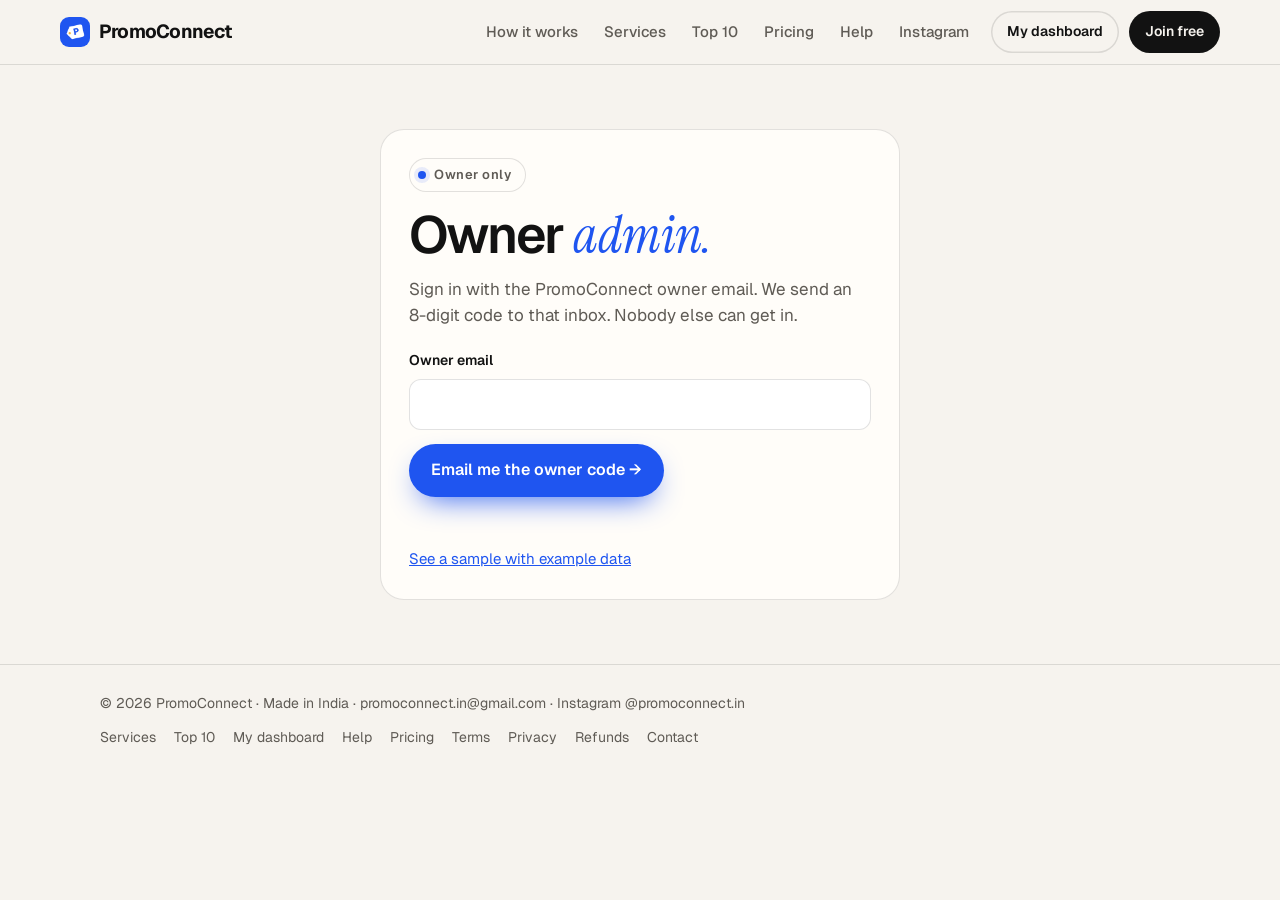
<file: admin.html>
<!DOCTYPE html>
<html lang="en">
<head>
<meta charset="utf-8">
<meta name="viewport" content="width=device-width, initial-scale=1, viewport-fit=cover">
<title>Owner admin | PromoConnect</title>
<meta name="description" content="PromoConnect owner admin.">
<link rel="icon" href="logo.png">
<meta name="robots" content="noindex,nofollow">
<link rel="preconnect" href="https://fonts.googleapis.com"><link rel="preconnect" href="https://fonts.gstatic.com" crossorigin>
<link href="https://fonts.googleapis.com/css2?family=Instrument+Serif:ital@0;1&family=Geist:wght@400;500;600;700&display=swap" rel="stylesheet">
<style>
/* Layout: warm paper page, one idea per band, rounded cards; PromoConnect blue is the only accent, yellow marks creators */
:root{--bg:#f6f3ee;--bg2:#ece7df;--ink:#121212;--muted:#5f5b55;--line:rgba(18,18,18,.12);--card:#fffdf9;--field:#ffffff;--acc:#1F55F0;--acc-ink:#fff;--soft:rgba(31,85,240,.10);--sun:#F5B638;--sun-soft:rgba(245,182,56,.18);--good:#1a7a50;--good-soft:rgba(26,122,80,.12);--warn:#9a6400;--warn-soft:rgba(245,182,56,.2);--err:#C2362B;--shadow:0 30px 60px -28px rgba(20,25,60,.28);
  --display:Geist,system-ui,-apple-system,"Segoe UI",sans-serif;--serif:"Instrument Serif",Georgia,serif}
@media (prefers-color-scheme:dark){:root:not([data-theme="light"]){color-scheme:dark;--bg:#0c0c0d;--bg2:#141416;--ink:#f3efe8;--muted:#a19c94;--line:rgba(243,239,232,.14);--card:#18181b;--field:#111113;--acc:#5C84FF;--acc-ink:#0a0f24;--soft:rgba(92,132,255,.16);--sun-soft:rgba(245,182,56,.16);--good:#4cc38a;--good-soft:rgba(76,195,138,.14);--warn:#F5B638;--warn-soft:rgba(245,182,56,.14);--err:#FF7A6E;--shadow:0 30px 60px -28px rgba(0,0,0,.7)}}
:root[data-theme="dark"]{color-scheme:dark;--bg:#0c0c0d;--bg2:#141416;--ink:#f3efe8;--muted:#a19c94;--line:rgba(243,239,232,.14);--card:#18181b;--field:#111113;--acc:#5C84FF;--acc-ink:#0a0f24;--soft:rgba(92,132,255,.16);--sun-soft:rgba(245,182,56,.16);--good:#4cc38a;--good-soft:rgba(76,195,138,.14);--warn:#F5B638;--warn-soft:rgba(245,182,56,.14);--err:#FF7A6E;--shadow:0 30px 60px -28px rgba(0,0,0,.7)}
*,*::before,*::after{box-sizing:border-box}
html,body{max-width:100%;overflow-x:hidden}
html{scroll-behavior:smooth;scroll-padding-top:84px}
body{margin:0;background:var(--bg);color:var(--ink);font:17px/1.55 var(--display);-webkit-font-smoothing:antialiased;touch-action:pan-y pinch-zoom;overscroll-behavior-x:none}
a{color:var(--acc)}
button,input,select{font:inherit;color:inherit}
:focus-visible{outline:2px solid var(--acc);outline-offset:3px}
[hidden]{display:none!important}
.wrap{max-width:1120px;margin:0 auto;padding-inline:20px}
h1,h2,h3{font-weight:600;letter-spacing:-.035em;line-height:1.05;margin:0;text-wrap:balance}
.serif{font-family:var(--serif);font-weight:400;font-style:italic;letter-spacing:-.01em;color:var(--acc)}
.eyebrow{display:inline-flex;align-items:center;gap:8px;font-size:13px;font-weight:600;letter-spacing:.04em;color:var(--muted);border:1px solid var(--line);border-radius:999px;padding:6px 14px 6px 8px;background:var(--card)}
.eyebrow i{width:8px;height:8px;border-radius:50%;background:var(--acc);box-shadow:0 0 0 4px var(--soft)}
.hero{padding-block:clamp(44px,7vw,84px) clamp(28px,4vw,44px)}
.hero h1{font-size:clamp(40px,6.6vw,80px);margin-top:18px;max-width:16ch}
.hero p.lead{color:var(--muted);font-size:clamp(17px,1.7vw,20px);max-width:52ch;margin:18px 0 0}
.band{padding-block:clamp(36px,6vw,72px)}
.band h2{font-size:clamp(28px,4vw,46px)}
.band .sub{color:var(--muted);max-width:56ch;margin:12px 0 0}
.btn{display:inline-flex;align-items:center;gap:10px;border:0;border-radius:999px;padding:14px 22px;font-weight:600;font-size:16px;text-decoration:none;cursor:pointer}
.btn.acc{background:var(--acc);color:var(--acc-ink);box-shadow:0 12px 30px -12px var(--acc)}
.btn.dark{background:var(--ink);color:var(--bg)}
.btn.line{background:transparent;color:var(--ink);box-shadow:inset 0 0 0 1.5px var(--line)}
.btn[disabled]{opacity:.6;cursor:progress}
.ctas{display:flex;flex-wrap:wrap;gap:12px;margin-top:26px}
.card{background:var(--card);border:1px solid var(--line);border-radius:24px;padding:clamp(20px,3vw,28px)}
.grid{display:grid;gap:16px;grid-template-columns:repeat(auto-fit,minmax(min(100%,260px),1fr))}
.grid>*{min-width:0}
.dot{width:9px;height:9px;border-radius:50%;display:inline-block;flex:none}
.pill{display:inline-flex;align-items:center;gap:6px;font-size:12px;font-weight:600;padding:5px 11px;border-radius:999px;background:var(--soft);color:var(--ink);white-space:nowrap}
.note{font-size:13px;color:var(--muted)}
.final{background:var(--ink);color:var(--bg);border-radius:clamp(26px,4vw,40px);padding:clamp(36px,6vw,72px) clamp(22px,5vw,64px);margin-block:clamp(36px,6vw,72px)}
.final h2{font-size:clamp(32px,5vw,60px);max-width:14ch}
.final .serif{color:#8FAEFF}
.final p{color:color-mix(in srgb,var(--bg) 70%,transparent);max-width:44ch;margin:14px 0 0}
.final .btn.line{color:var(--bg);box-shadow:inset 0 0 0 1.5px color-mix(in srgb,var(--bg) 30%,transparent)}
footer{border-top:1px solid var(--line);padding:28px 0 44px;color:var(--muted);font-size:14px}
footer .wrap{display:flex;flex-wrap:wrap;justify-content:space-between;gap:12px 24px}
footer nav{display:flex;flex-wrap:wrap;gap:8px 18px}
footer a{color:var(--muted);text-decoration:none}
footer a:hover{color:var(--ink)}
/* one gentle entrance when the page opens; nothing keeps moving */
.rise{animation:rise .7s cubic-bezier(.2,.8,.2,1) both}
.rise.d1{animation-delay:.08s}.rise.d2{animation-delay:.16s}.rise.d3{animation-delay:.24s}.rise.d4{animation-delay:.32s}
@keyframes rise{from{opacity:0;transform:translateY(18px)}to{opacity:1;transform:none}}
@media (prefers-reduced-motion:reduce){.rise{animation:none}html{scroll-behavior:auto}}
/* explainer video in a phone frame */
.vphone{width:min(100%,300px);aspect-ratio:9/16;border-radius:38px;background:#0d0d0f;padding:9px;box-shadow:var(--shadow),inset 0 0 0 2px #2a2a2e;margin-inline:auto}
.vphone video{display:block;width:100%;height:100%;border-radius:30px;object-fit:cover;background:#0b0d1c}

/* shared menu */
.pn{position:sticky;top:0;z-index:40;padding-top:env(safe-area-inset-top,0px);background:var(--bg);border-bottom:1px solid var(--line)}
.pn-in{max-width:1200px;margin:0 auto;padding:0 20px;height:64px;display:flex;align-items:center;gap:10px}
.pn-logo{display:flex;align-items:center;gap:9px;margin-right:auto;font-weight:700;font-size:19px;letter-spacing:-.04em;color:var(--ink);text-decoration:none;white-space:nowrap}
.pn-logo img{width:30px;height:30px;border-radius:9px}
.pn-links{display:flex;gap:2px}
.pn-links a{color:var(--muted);text-decoration:none;font-size:15px;font-weight:500;padding:8px 12px;border-radius:999px;white-space:nowrap}
.pn-links a:hover{color:var(--ink)}
.pn-links a[aria-current]{color:var(--ink);background:color-mix(in srgb,var(--ink) 8%,transparent)}
.pn-dash,.pn-join{font-size:14px;font-weight:600;text-decoration:none;border-radius:999px;padding:10px 16px;white-space:nowrap}
.pn-dash{color:var(--ink);box-shadow:inset 0 0 0 1.5px var(--line)}
.pn-join{background:var(--ink);color:var(--bg)}
.pn-menu{display:none;width:42px;height:42px;border-radius:50%;border:0;box-shadow:inset 0 0 0 1.5px var(--line);background:transparent;color:var(--ink);cursor:pointer;place-items:center;padding:0}
.pn-menu span{display:block;width:16px;height:2px;border-radius:2px;background:currentColor;margin:2.5px auto;transition:transform .25s}
.pn-menu[aria-expanded="true"] span:first-child{transform:translateY(3.5px) rotate(45deg)}
.pn-menu[aria-expanded="true"] span:last-child{transform:translateY(-3.5px) rotate(-45deg)}
.pn-panel{max-width:1200px;margin:0 auto;padding:6px 20px 18px;display:grid}
.pn-panel[hidden]{display:none}
.pn-panel a{padding:14px 4px;font-size:17px;font-weight:500;color:var(--ink);text-decoration:none;border-top:1px solid var(--line);display:flex;justify-content:space-between}
.pn-panel a::after{content:"›";color:var(--muted)}
@media (max-width:1060px){.pn-links,.pn-dash{display:none}.pn-menu{display:grid}}
@media (min-width:1061px){.pn-panel{display:none!important}}

.gate{max-width:520px;margin:clamp(28px,6vw,64px) auto}
.gate h1{font-size:clamp(34px,5vw,52px)}
.gate p.lead{color:var(--muted);margin:12px 0 22px}
.f{display:grid;gap:7px;margin-bottom:14px}
.f label{font-size:14px;font-weight:600}
.f input,.inp{background:var(--field);border:1.5px solid var(--line);border-radius:12px;padding:12px 14px;width:100%;font-size:16px}
.f input:focus,.inp:focus{border-color:var(--acc);outline:none;box-shadow:0 0 0 4px var(--soft)}
#code{letter-spacing:.3em;text-align:center;font-size:22px;font-weight:600;font-variant-numeric:tabular-nums}
.msg{font-size:14px;min-height:20px;margin:10px 0 0}.msg.err{color:var(--err)}.msg.ok{color:var(--good)}
.linkbtn{background:none;border:0;padding:0;color:var(--acc);text-decoration:underline;cursor:pointer;font-size:15px}
.adm{padding-block:clamp(24px,4vw,44px)}
.sample{border-radius:16px;padding:12px 16px;background:var(--warn-soft);font-size:15px;margin-bottom:18px}
.ah{display:flex;flex-wrap:wrap;gap:12px;align-items:center;justify-content:space-between}
.ah h1{font-size:clamp(30px,4.4vw,46px)}
.ah .acts{display:flex;flex-wrap:wrap;gap:8px}
.btn.sm{padding:9px 14px;font-size:14px}
.tiles{display:grid;gap:12px;grid-template-columns:repeat(auto-fit,minmax(min(100%,150px),1fr));margin-top:20px}
.tile{background:var(--card);border:1px solid var(--line);border-radius:20px;padding:16px;min-width:0}
.tile .k{font-size:13px;color:var(--muted)}
.tile .v{font-size:34px;font-weight:600;letter-spacing:-.04em;line-height:1.1;font-variant-numeric:tabular-nums}
.bar2{display:flex;flex-wrap:wrap;gap:10px;align-items:center;margin:22px 0 14px}
.seg{display:inline-flex;background:var(--bg2);border-radius:999px;padding:4px;gap:2px;flex-wrap:wrap}
.seg button{border:0;background:transparent;border-radius:999px;padding:9px 14px;font-weight:600;font-size:14px;cursor:pointer}
.seg button[aria-pressed="true"]{background:var(--ink);color:var(--bg)}
.bar2 .inp{flex:1;min-width:200px;border-radius:999px}
.list{display:grid;gap:12px}
.item{background:var(--card);border:1px solid var(--line);border-radius:22px;padding:18px}
.item .top{display:flex;gap:12px;align-items:center;flex-wrap:wrap}
.item .av{width:46px;height:46px;border-radius:50%;display:grid;place-items:center;font-weight:700;font-size:18px;color:#fff;background:#B4537A;flex:none}
.item .who{min-width:0;flex:1}
.item .nm{font-weight:600;font-size:18px;letter-spacing:-.02em;overflow-wrap:anywhere}
.item .mt{font-size:13px;color:var(--muted);overflow-wrap:anywhere}
.st{display:inline-flex;align-items:center;gap:6px;font-size:12px;font-weight:700;border-radius:999px;padding:5px 11px;white-space:nowrap}
.st.verified{background:var(--good-soft);color:var(--good)}.st.pending{background:var(--warn-soft);color:var(--warn)}.st.paused{background:var(--bg2);color:var(--muted)}
.facts{display:flex;flex-wrap:wrap;gap:6px 16px;margin-top:12px;font-size:14px;color:var(--muted)}
.facts a{overflow-wrap:anywhere}
.facts b{color:var(--ink);font-weight:600}
.quick{display:flex;flex-wrap:wrap;gap:8px;margin-top:14px}
.edit{display:grid;gap:10px;grid-template-columns:repeat(auto-fit,minmax(min(100%,130px),1fr));margin-top:14px;padding-top:14px;border-top:1px solid var(--line)}
.edit label{display:grid;gap:5px;font-size:12px;font-weight:600;color:var(--muted)}
.edit .wide{grid-column:1/-1}
.edit .inp{padding:10px 12px;font-size:15px;font-variant-numeric:tabular-nums}
.item .foot{display:flex;flex-wrap:wrap;gap:10px;align-items:center;justify-content:space-between;margin-top:12px}
.pts{font-size:14px;color:var(--muted)}.pts b{color:var(--ink);font-size:18px;font-variant-numeric:tabular-nums}
.empty{padding:36px 16px;text-align:center;color:var(--muted);background:var(--card);border:1px dashed var(--line);border-radius:22px}
.toast{position:fixed;left:50%;bottom:calc(20px + env(safe-area-inset-bottom,0px));transform:translate(-50%,20px);background:var(--ink);color:var(--bg);border-radius:999px;padding:11px 18px;font-size:14px;font-weight:600;opacity:0;pointer-events:none;transition:opacity .25s,transform .25s;z-index:60;white-space:nowrap}
.toast.on{opacity:1;transform:translate(-50%,0)}
</style>
</head>
<body>
<header class="pn" id="nav"><div class="pn-in">
  <a class="pn-logo" href="index.html"><img src="logo.png" alt="">PromoConnect</a>
  <nav class="pn-links" aria-label="Main"><a href="index.html#how">How it works</a><a href="services.html">Services</a><a href="leaderboard.html">Top 10</a><a href="pricing.html">Pricing</a><a href="help.html">Help</a><a href="https://instagram.com/promoconnect.in">Instagram</a></nav>
  <a class="pn-dash" href="dashboard.html">My dashboard</a>
  <a class="pn-join" href="join.html">Join free</a>
  <button class="pn-menu" type="button" aria-expanded="false" aria-controls="pnPanel" aria-label="Menu"><span></span><span></span></button>
</div><nav class="pn-panel" id="pnPanel" aria-label="Menu" hidden><a href="index.html#how">How it works</a><a href="services.html">Services</a><a href="leaderboard.html">Top 10</a><a href="pricing.html">Pricing</a><a href="help.html">Help</a><a href="https://instagram.com/promoconnect.in">Instagram</a><a href="dashboard.html">My dashboard</a><a href="contact.html">Contact</a></nav></header>
<main>

<div class="wrap">
  <section class="gate card rise" id="gate">
    <span class="eyebrow"><i></i>Owner only</span>
    <h1 style="margin-top:16px">Owner <span class="serif">admin.</span></h1>
    <p class="lead" id="gateLead">Sign in with the PromoConnect owner email. We send an 8-digit code to that inbox. Nobody else can get in.</p>
    <form id="emailForm" novalidate>
      <div class="f"><label for="email">Owner email</label><input id="email" type="email" autocomplete="email" inputmode="email" required></div>
      <button class="btn acc" type="submit" id="sendBtn">Email me the owner code →</button>
    </form>
    <form id="codeForm" novalidate hidden>
      <div class="f"><label for="code">8-digit code from your email</label><input id="code" type="text" inputmode="numeric" autocomplete="one-time-code" maxlength="9" placeholder="00000000" required></div>
      <button class="btn acc" type="submit" id="codeBtn">Open admin →</button>
      <p style="margin:14px 0 0"><button class="linkbtn" type="button" id="back">Start again</button></p>
    </form>
    <p class="msg" id="msg" role="status"></p>
    <p style="margin:18px 0 0"><button class="linkbtn" type="button" id="sampleBtn">See a sample with example data</button></p>
  </section>

  <section class="adm" id="adm" hidden>
    <div class="sample" id="sampleBar" hidden><b>Sample.</b> Example data only. Changes here are not saved.</div>
    <div class="ah"><h1>Owner <span class="serif">admin.</span></h1>
      <div class="acts"><button class="btn line sm" type="button" id="refresh">Refresh</button><a class="btn line sm" id="sheetLink" href="#" target="_blank" rel="noopener">Open Google Sheet</a><button class="btn dark sm" type="button" id="signOut">Sign out</button></div></div>
    <div class="tiles">
      <div class="tile"><div class="k">Creators</div><div class="v" id="nC">0</div></div>
      <div class="tile"><div class="k">Waiting for review</div><div class="v" id="nP">0</div></div>
      <div class="tile"><div class="k">Verified</div><div class="v" id="nV">0</div></div>
      <div class="tile"><div class="k">Brands</div><div class="v" id="nB">0</div></div>
      <div class="tile"><div class="k">Collabs completed</div><div class="v" id="nK">0</div></div>
    </div>
    <div class="bar2">
      <div class="seg" role="group" aria-label="Show" id="seg"><button type="button" data-v="pending" aria-pressed="true">To review</button><button type="button" data-v="creators" aria-pressed="false">All creators</button><button type="button" data-v="brands" aria-pressed="false">Brands</button></div>
      <input class="inp" id="q" type="search" placeholder="Search name, handle, city or email" aria-label="Search">
    </div>
    <div class="list" id="list" aria-live="polite"></div>
  </section>
</div>
<div class="toast" id="toast" role="status"></div>

</main>
<footer><div class="wrap">
  <span>© 2026 PromoConnect · Made in India · promoconnect.in@gmail.com · <a href="https://instagram.com/promoconnect.in" target="_blank" rel="noopener">Instagram @promoconnect.in</a></span>
  <nav><a href="services.html">Services</a><a href="leaderboard.html">Top 10</a><a href="dashboard.html">My dashboard</a><a href="help.html">Help</a><a href="pricing.html">Pricing</a><a href="terms.html">Terms</a><a href="privacy.html">Privacy</a><a href="refund.html">Refunds</a><a href="contact.html">Contact</a></nav>
</div></footer>
<script>(function(){var b=document.querySelector('.pn-menu'),p=document.getElementById('pnPanel');if(!b||!p)return;
b.addEventListener('click',function(){var o=b.getAttribute('aria-expanded')==='true';b.setAttribute('aria-expanded',String(!o));p.hidden=o;});
p.addEventListener('click',function(e){if(e.target.closest('a')){b.setAttribute('aria-expanded','false');p.hidden=true;}});})();</script>
<script>
(function(){
  var ENDPOINT = 'https://script.google.com/macros/s/AKfycbyYXvMHUr0huQLzTiupv0fo-H-aEklPTzNxd1v0Oq5pc_h9wiHvZJzfoxpsz7Gy4agq/exec';

var BADGES = {
  verified: { name: 'Verified', how: 'Profile checked by PromoConnect', icon: '<path d="M12 3l8 3v6c0 4.5-3.2 7.8-8 9-4.8-1.2-8-4.5-8-9V6z"/><path d="M8.5 12l2.5 2.5 4.5-5"/>' },
  founding: { name: 'Founding creator', how: 'One of the first 100 creators to join', icon: '<path d="M5 21V4M5 4h12l-2 4 2 4H5"/>' },
  first:    { name: 'First collab', how: 'Completed 1 collaboration', icon: '<path d="M3 7l9-4 9 4-9 4-9-4z"/><path d="M3 7v10l9 4 9-4V7"/><path d="M12 11v10"/>' },
  five:     { name: 'Rising creator', how: 'Completed 5 collaborations', icon: '<path d="M4 20V11M10 20V4M16 20v-7M22 20H2"/>' },
  ten:      { name: 'Pro creator', how: 'Completed 10 collaborations', icon: '<path d="M4 18h16l1-10-5 4-4-7-4 7-5-4z"/>' },
  ontime:   { name: 'Always on time', how: '3 or more collabs, every post on time', icon: '<circle cx="12" cy="12" r="9"/><path d="M12 7v5l3 2"/>' }
};
function svg(d, s){ return '<svg width="' + (s||18) + '" height="' + (s||18) + '" viewBox="0 0 24 24" fill="none" stroke="currentColor" stroke-width="1.8" stroke-linecap="round" stroke-linejoin="round" aria-hidden="true">' + d + '</svg>'; }
function esc(s){ return String(s == null ? '' : s).replace(/[&<>"']/g, function(c){ return {'&':'&amp;','<':'&lt;','>':'&gt;','"':'&quot;',"'":'&#39;'}[c]; }); }
function inr(n){ return '₹' + Number(n || 0).toLocaleString('en-IN'); }

  var $ = function(id){ return document.getElementById(id); };
  var live = /^https:\/\/script\.google\.com\//.test(ENDPOINT), email = '', token = '', sample = false, data = { creators: [], brands: [], sheet: '#' }, view = 'pending';
  var SAMPLE = { sheet: '#', creators: [
    { row: 2, date: '2026-10-01T10:00:00Z', name: 'Aisha Khan', email: 'aisha@example.com', handle: '@aisha.skin.diaries', followers: '5K–10K', topics: 'Skincare, Lifestyle', city: 'Pune', whatsapp: '98xxxxxx10', post: 'https://instagram.com/', before: 'Yes', board: true, status: 'Verified', collabs: 4, products: 4, value: 5200, ontime: 4, note: 'Two skincare brands are reviewing your profile.', points: 600 },
    { row: 3, date: '2026-10-02T08:30:00Z', name: 'Rohan Mehta', email: 'rohan@example.com', handle: '@rohan.fits', followers: '10K–50K', topics: 'Fitness', city: 'Delhi', whatsapp: '', post: 'https://instagram.com/', before: 'No', board: false, status: 'Pending', collabs: 0, products: 0, value: 0, ontime: 0, note: '', points: 0 },
    { row: 4, date: '2026-10-02T09:10:00Z', name: 'Meera Joshi', email: 'meera@example.com', handle: '@meera.eats', followers: '1K–5K', topics: 'Food', city: 'Jaipur', whatsapp: '97xxxxxx22', post: 'https://instagram.com/', before: 'No', board: true, status: 'Pending', collabs: 0, products: 0, value: 0, ontime: 0, note: '', points: 0 } ],
    brands: [ { row: 2, date: '2026-10-02T07:00:00Z', name: 'Riya Shah', email: 'riya@example.com', brand: 'Glow & Grain', handle: '@glowandgrain', website: 'https://example.com', category: 'Skincare', product: 'Vitamin C serum, ₹1,200', creators: '6-20', before: 'No', problem: 'Creators take the product and never post.', whatsapp: '99xxxxxx01' } ] };
  var ERR = { not_owner: 'That is not the owner email for this site.', too_many: 'Too many tries. Please wait and try again later.', bad_code: 'That code is not right. Check the newest email and try again.',
    expired: 'You were signed out. Please sign in again.', moved: 'The sheet changed. Refreshing the list.', offline: 'Could not connect. Check your internet connection and try again.', soon: 'The owner page is not switched on yet. Update the Google script first.' };
  function store(v){ try { if (v == null) sessionStorage.removeItem('pc_admin'); else sessionStorage.setItem('pc_admin', v); } catch (e) {} }
  function saved(){ try { return JSON.parse(sessionStorage.getItem('pc_admin') || 'null'); } catch (e) { return null; } }
  function say(t, k){ var m = $('msg'); m.textContent = t || ''; m.className = 'msg ' + (k || ''); }
  var tt; function toast(t){ var el = $('toast'); el.textContent = t; el.classList.add('on'); clearTimeout(tt); tt = setTimeout(function(){ el.classList.remove('on'); }, 2200); }
  function call(params){
    if (!live) return Promise.reject({ error: 'soon' });
    return fetch(ENDPOINT, { method: 'POST', body: new URLSearchParams(params) }).then(function(r){ return r.json(); })
      .then(function(d){ if (!d || d.v === undefined || (d.ok && !d.data && params.action !== 'admin_code')) throw { error: 'soon' }; if (!d.ok) throw { error: d.error || 'soon' }; return d; },
            function(e){ throw (e && e.error) ? e : { error: 'offline' }; });
  }
  function busy(b, on, text){ b.disabled = on; if (on) { b.dataset.t = b.innerHTML; b.textContent = text; } else if (b.dataset.t) b.innerHTML = b.dataset.t; }

  $('emailForm').addEventListener('submit', function(e){ e.preventDefault(); say('');
    email = $('email').value.trim().toLowerCase(); if (!email) { $('email').focus(); return; }
    var b = $('sendBtn'); busy(b, true, 'Sending…');
    call({ action: 'admin_code', email: email }).then(function(){ $('emailForm').hidden = true; $('codeForm').hidden = false; $('gateLead').textContent = 'We sent an 8-digit code to the owner inbox. It works for 10 minutes.'; $('code').focus(); })
      .catch(function(er){ say(ERR[er.error] || ERR.soon, 'err'); }).then(function(){ busy(b, false); });
  });
  $('codeForm').addEventListener('submit', function(e){ e.preventDefault(); say('');
    var code = $('code').value.replace(/\D/g, ''); if (code.length !== 8) { say('Please enter the 8-digit code.', 'err'); return; }
    var b = $('codeBtn'); busy(b, true, 'Checking…');
    call({ action: 'admin_login', email: email, code: code }).then(function(d){ token = d.token; store(JSON.stringify({ t: token, e: email })); open(d.data, false); })
      .catch(function(er){ say(ERR[er.error] || ERR.soon, 'err'); }).then(function(){ busy(b, false); });
  });
  $('back').addEventListener('click', out);
  $('sampleBtn').addEventListener('click', function(){ open(JSON.parse(JSON.stringify(SAMPLE)), true); });
  $('signOut').addEventListener('click', out);
  $('refresh').addEventListener('click', function(){ if (sample) { toast('Sample data'); return; } load(true); });
  function out(){ token = ''; store(null); sample = false; $('adm').hidden = true; $('gate').hidden = false; $('codeForm').hidden = true; $('emailForm').hidden = false; $('code').value = ''; say(''); window.scrollTo(0, 0); }
  function load(tell){ return call({ action: 'admin_list', token: token }).then(function(d){ data = d.data; render(); if (tell) toast('Up to date'); }).catch(fail); }
  function fail(er){ if (er.error === 'expired') { out(); say(ERR.expired, 'err'); } else if (er.error === 'moved') { toast(ERR.moved); load(); } else toast(ERR[er.error] || ERR.offline); }
  function open(d, isSample){ sample = isSample; data = d; $('gate').hidden = true; $('adm').hidden = false; $('sampleBar').hidden = !isSample; render(); window.scrollTo(0, 0); }

  function key(s){ s = String(s || '').toLowerCase(); return s === 'verified' ? 'verified' : s === 'paused' ? 'paused' : 'pending'; }
  function when(d){ var t = new Date(d); return isNaN(t) ? '' : t.toLocaleDateString('en-IN', { day: 'numeric', month: 'short' }); }
  function link(u, text){ return /^https?:\/\//i.test(u) ? '<a href="' + esc(u) + '" target="_blank" rel="noopener">' + esc(text || u) + '</a>' : esc(u); }
  function ig(h){ var u = String(h).replace(/^@/, ''); return /^[\w.]+$/.test(u) ? '<a href="https://instagram.com/' + u + '" target="_blank" rel="noopener">' + esc(h) + '</a>' : esc(h); }

  function creatorCard(c){
    var k = key(c.status), label = { verified: 'Verified', pending: 'To review', paused: 'Paused' }[k];
    return '<div class="item" data-row="' + c.row + '"><div class="top"><div class="av">' + esc((String(c.handle).replace(/^@/, '')[0] || '?').toUpperCase()) + '</div>' +
      '<div class="who"><div class="nm">' + esc(c.name) + '</div><div class="mt">' + ig(c.handle) + ' · ' + esc(c.city) + ' · ' + esc(c.followers) + ' followers · joined ' + when(c.date) + '</div></div>' +
      '<span class="st ' + k + '">' + label + '</span></div>' +
      '<div class="facts"><span><b>Topics</b> ' + esc(c.topics) + '</span><span><b>Email</b> ' + esc(c.email) + '</span>' + (c.whatsapp ? '<span><b>WhatsApp</b> ' + esc(c.whatsapp) + '</span>' : '') +
      '<span><b>Best post</b> ' + link(c.post, 'Open') + '</span><span><b>Collabs before</b> ' + esc(c.before) + '</span><span><b>Top 10</b> ' + (c.board ? 'Wants to be shown' : 'Hidden') + '</span></div>' +
      '<div class="quick">' + (k !== 'verified' ? '<button class="btn acc sm" data-a="verify" type="button">✓ Verify</button>' : '') +
      (k === 'verified' ? '<button class="btn dark sm" data-a="ontime" type="button">+1 collab, on time</button><button class="btn line sm" data-a="late" type="button">+1 collab, late</button>' : '') +
      (k !== 'paused' ? '<button class="btn line sm" data-a="pause" type="button">Pause</button>' : '<button class="btn line sm" data-a="verify" type="button">Resume</button>') + '</div>' +
      '<div class="edit"><label>Collabs done<input class="inp" data-f="collabs" type="number" min="0" inputmode="numeric" value="' + c.collabs + '"></label>' +
      '<label>On-time posts<input class="inp" data-f="ontime" type="number" min="0" inputmode="numeric" value="' + c.ontime + '"></label>' +
      '<label>Products received<input class="inp" data-f="products" type="number" min="0" inputmode="numeric" value="' + c.products + '"></label>' +
      '<label>Product value (₹)<input class="inp" data-f="value" type="number" min="0" inputmode="numeric" value="' + c.value + '"></label>' +
      '<label class="wide">Note the creator sees on their dashboard<input class="inp" data-f="note" type="text" maxlength="300" value="' + esc(c.note) + '"></label></div>' +
      '<div class="foot"><span class="pts"><b>' + Number(c.points).toLocaleString('en-IN') + '</b> points</span><button class="btn line sm" data-a="save" type="button">Save changes</button></div></div>';
  }
  function brandCard(b){
    return '<div class="item"><div class="top"><div class="av" style="background:#1F55F0">' + esc((b.brand[0] || '?').toUpperCase()) + '</div><div class="who"><div class="nm">' + esc(b.brand) + '</div><div class="mt">' + ig(b.handle) + ' · ' + esc(b.category) + ' · signed up ' + when(b.date) + '</div></div></div>' +
      '<div class="facts"><span><b>Contact</b> ' + esc(b.name) + '</span><span><b>Email</b> ' + esc(b.email) + '</span><span><b>WhatsApp</b> ' + esc(b.whatsapp) + '</span>' + (b.website ? '<span><b>Website</b> ' + link(b.website, 'Open') + '</span>' : '') +
      '<span><b>Product</b> ' + esc(b.product) + '</span><span><b>Creators wanted</b> ' + esc(b.creators) + '</span><span><b>Worked with creators</b> ' + esc(b.before) + '</span>' + (b.problem ? '<span><b>Biggest problem</b> ' + esc(b.problem) + '</span>' : '') + '</div></div>';
  }
  function render(){
    var cs = data.creators || [], bs = data.brands || [], q = $('q').value.trim().toLowerCase();
    $('nC').textContent = cs.length; $('nP').textContent = cs.filter(function(c){ return key(c.status) === 'pending'; }).length;
    $('nV').textContent = cs.filter(function(c){ return key(c.status) === 'verified'; }).length; $('nB').textContent = bs.length;
    $('nK').textContent = cs.reduce(function(n, c){ return n + c.collabs; }, 0);
    $('sheetLink').href = data.sheet || '#';
    var hit = function(o){ return !q || JSON.stringify(o).toLowerCase().indexOf(q) !== -1; }, html = '';
    if (view === 'brands') html = bs.filter(hit).slice().reverse().map(brandCard).join('') || '<div class="empty">No brands yet. They appear here as soon as one signs up.</div>';
    else { var list = cs.filter(hit).filter(function(c){ return view === 'creators' || key(c.status) === 'pending'; });
      list = view === 'creators' ? list.slice().sort(function(a, b){ return b.points - a.points || b.row - a.row; }) : list.slice().reverse();
      html = list.map(creatorCard).join('') || '<div class="empty">' + (view === 'pending' ? 'Nobody is waiting for review. New creators appear here.' : 'No creators yet.') + '</div>'; }
    $('list').innerHTML = html;
  }
  [].forEach.call(document.querySelectorAll('#seg button'), function(b){ b.addEventListener('click', function(){ view = b.dataset.v; [].forEach.call(document.querySelectorAll('#seg button'), function(x){ x.setAttribute('aria-pressed', String(x === b)); }); render(); }); });
  $('q').addEventListener('input', render);

  $('list').addEventListener('click', function(e){
    var btn = e.target.closest('button[data-a]'); if (!btn) return;
    var card = btn.closest('.item'), row = Number(card.dataset.row), c = data.creators.filter(function(x){ return x.row === row; })[0]; if (!c) return;
    var val = function(f){ return card.querySelector('[data-f="' + f + '"]').value; }, n = function(f){ return Math.max(0, Math.floor(Number(val(f)) || 0)); };
    var ch = { collabs: n('collabs'), ontime: n('ontime'), products: n('products'), value: n('value'), note: val('note').trim() }, a = btn.dataset.a, done = 'Saved';
    if (a === 'verify') { ch.status = 'Verified'; done = c.name.split(' ')[0] + ' is verified'; }
    if (a === 'pause') { ch.status = 'Paused'; done = 'Paused'; }
    if (a === 'ontime') { ch.collabs++; ch.ontime++; ch.products++; done = '+150 points'; }
    if (a === 'late') { ch.collabs++; ch.products++; done = '+100 points'; }
    ch.ontime = Math.min(ch.ontime, ch.collabs);
    if (sample) { Object.assign(c, ch); c.points = c.collabs * 100 + c.ontime * 50; render(); toast(done + ' (sample)'); return; }
    busy(btn, true, 'Saving…');
    call(Object.assign({ action: 'admin_update', token: token, row: row, email: c.email }, ch)).then(function(d){ data = d.data; render(); toast(done); }).catch(function(er){ busy(btn, false); fail(er); });
  });
  $('code').addEventListener('input', function(){ this.value = this.value.replace(/[^\d ]/g, ''); });
  var s = saved(); if (s && s.t && live) { token = s.t; email = s.e; call({ action: 'admin_list', token: token }).then(function(d){ open(d.data, false); }).catch(function(){ store(null); token = ''; }); }
})();
</script>
</body>
</html>
</file>
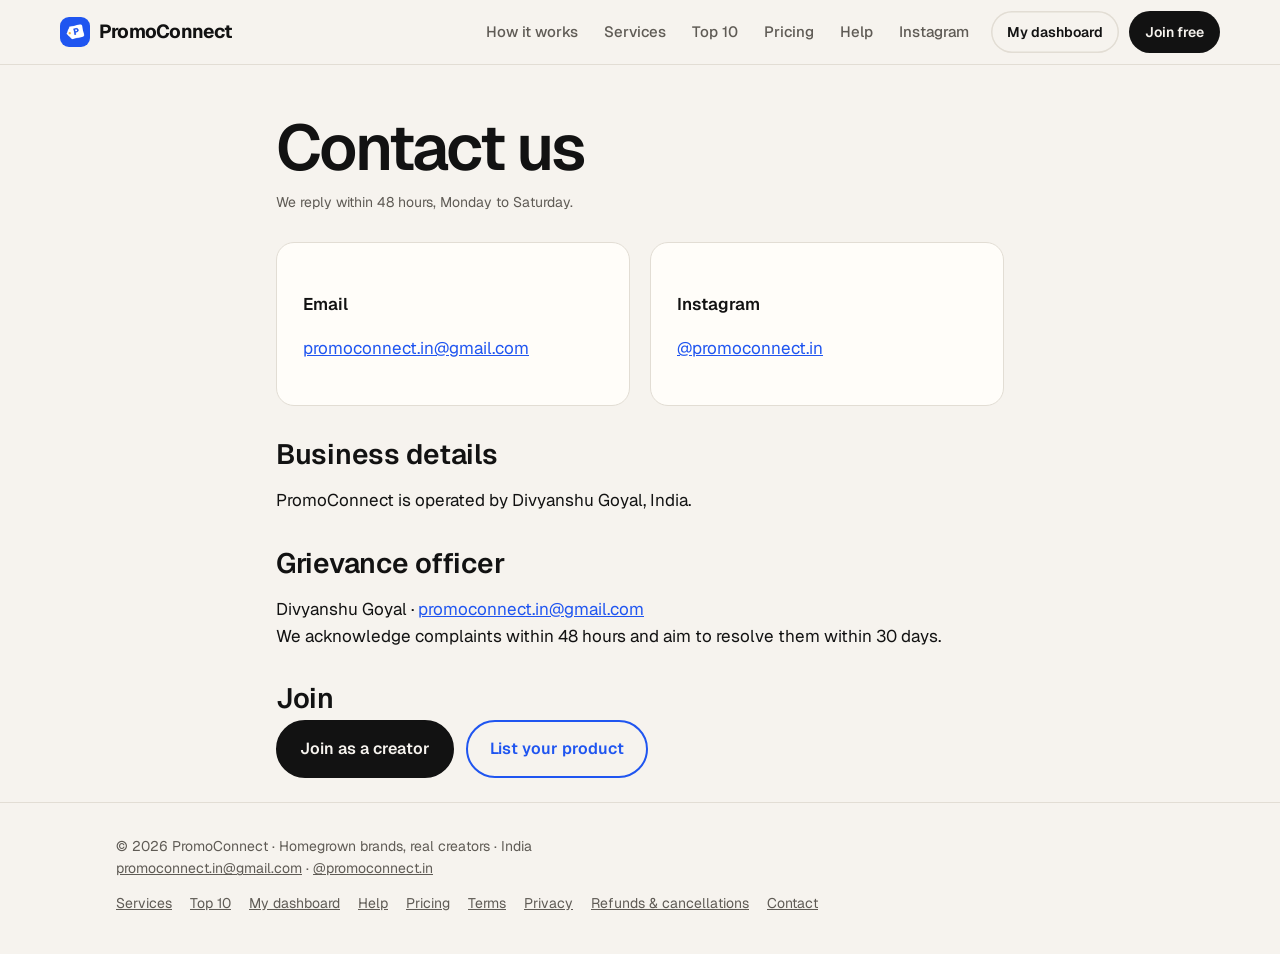
<file: contact.html>
<!doctype html>
<html lang="en">
<head>
<meta charset="utf-8">
<meta name="viewport" content="width=device-width, initial-scale=1">
<title>Contact | PromoConnect</title>
<meta name="description" content="Contact PromoConnect.">
<link rel="icon" href="logo.png">
<link rel="preconnect" href="https://fonts.googleapis.com"><link rel="preconnect" href="https://fonts.gstatic.com" crossorigin>
<link rel="stylesheet" href="https://fonts.googleapis.com/css2?family=Instrument+Serif:ital@0;1&family=Geist:wght@400;500;600;700&display=swap">
<style>
:root{--bg:#f6f3ee;--card:#fffdf9;--ink:#121212;--muted:#5f5b55;--line:#e2ddd4;--blue:#1F55F0;--blue-ink:#FFFFFF;--yel:#F5B638;--soft:#EAF0FF}
@media (prefers-color-scheme:dark){:root:not([data-theme="light"]){color-scheme:dark;--bg:#0c0c0d;--card:#18181b;--ink:#f3efe8;--muted:#a19c94;--line:#2a2a2e;--blue:#5B7CFF;--soft:#1B2340}}
:root[data-theme="dark"]{color-scheme:dark;--bg:#0c0c0d;--card:#18181b;--ink:#f3efe8;--muted:#a19c94;--line:#2a2a2e;--blue:#5B7CFF;--soft:#1B2340}
*{box-sizing:border-box}
html{scroll-behavior:smooth}
body{margin:0;background:var(--bg);color:var(--ink);font:17px/1.6 Geist,system-ui,-apple-system,"Segoe UI",sans-serif}
a{color:var(--blue)}
html,body{max-width:100%;overflow-x:hidden}
body{touch-action:pan-y pinch-zoom;overscroll-behavior-x:none}
.wrap{max-width:1080px;margin:0 auto;padding:0 16px}
.top{position:sticky;top:0;z-index:5;background:color-mix(in srgb,var(--bg) 88%,transparent);backdrop-filter:blur(10px);border-bottom:1px solid var(--line)}
.top .wrap{display:flex;align-items:center;gap:16px;height:64px}
.brand{display:flex;align-items:center;gap:10px;font-weight:700;font-size:19px;color:var(--ink);text-decoration:none}
.mark{width:38px;height:38px;border-radius:10px;background:#1F55F0;display:inline-flex;align-items:center;justify-content:center;flex:none}
.top nav{margin-left:auto;display:flex;gap:4px;flex-wrap:wrap}
.top nav a{color:var(--ink);text-decoration:none;font-size:14px;font-weight:500;padding:8px 12px;border-radius:999px}
.top nav a:hover,.top nav a[aria-current]{background:var(--soft)}
@media (max-width:640px){.top nav .hide-sm{display:none}.top nav{gap:0;flex-wrap:nowrap}.top nav a{padding:6px 8px;font-size:13px}.brand{font-size:16px;gap:8px}.mark{width:32px;height:32px}}
.btn{display:inline-block;text-decoration:none;font-weight:600;padding:14px 22px;border-radius:999px;border:2px solid var(--blue);font-size:16px}
.btn.primary{background:var(--ink);border-color:var(--ink);color:var(--bg)}
.btn.ghost{color:var(--blue);background:transparent}
.hero{padding:72px 16px 56px}
.eyebrow{display:inline-block;background:var(--soft);color:var(--blue);font-weight:600;font-size:13px;padding:6px 12px;border-radius:999px;margin-bottom:18px}
.hero h1{font-size:clamp(36px,7vw,64px);line-height:1.05;margin:0 0 18px;letter-spacing:-.02em;max-width:14ch;text-wrap:balance}
.hero h1 em{font-style:normal;color:var(--blue)}
.lead{font-size:clamp(17px,2.4vw,20px);color:var(--muted);max-width:56ch;margin:0 0 28px}
.ctas{display:flex;gap:12px;flex-wrap:wrap}
.trust{display:flex;gap:22px;flex-wrap:wrap;margin-top:28px;color:var(--muted);font-size:14px}
.trust span::before{content:"✓ ";color:var(--blue);font-weight:700}
section.band{padding:56px 0;border-top:1px solid var(--line)}
h1,h2,.price{font-weight:600;letter-spacing:-.035em}
.doc h1{font-size:clamp(40px,7vw,64px)!important}.doc h2{font-size:28px!important}h3{font-weight:600}
.brand{font-weight:600}
h2{font-size:clamp(26px,4vw,36px);line-height:1.15;margin:0 0 10px;letter-spacing:-.01em}
.sub{color:var(--muted);margin:0 0 28px;max-width:60ch}
.grid2{display:grid;grid-template-columns:repeat(auto-fit,minmax(280px,1fr));gap:20px}
.grid3{display:grid;grid-template-columns:repeat(auto-fit,minmax(220px,1fr));gap:16px}
.card{background:var(--card);border:1px solid var(--line);border-radius:18px;padding:26px}
.card h3{margin:0 0 6px;font-size:20px}
.steps{list-style:none;padding:0;margin:16px 0 22px;counter-reset:s}
.steps li{counter-increment:s;display:flex;gap:14px;align-items:flex-start;margin:0 0 14px}
.steps li::before{content:counter(s);flex:none;width:30px;height:30px;border-radius:50%;background:#1F55F0;color:#fff;font-weight:700;display:flex;align-items:center;justify-content:center;font-size:14px}
.steps b{display:block}
.steps span{color:var(--muted);font-size:15px}
.tag{display:inline-block;font-size:12px;font-weight:600;padding:4px 10px;border-radius:999px;background:var(--soft);color:var(--blue);margin-bottom:10px}
.price{font-size:34px;font-weight:700;margin:6px 0 2px}
.price small{font-size:15px;font-weight:500;color:var(--muted)}
.card ul{padding-left:20px;margin:10px 0 0}
.card li{margin:4px 0}
.card.feature{border:2px solid var(--blue)}
.note{border-left:4px solid var(--yel);padding:12px 16px;background:color-mix(in srgb,var(--yel) 14%,transparent);border-radius:8px;margin:20px 0 0}
details{background:var(--card);border:1px solid var(--line);border-radius:14px;padding:16px 20px;margin-bottom:10px}
summary{font-weight:600;cursor:pointer}
details p{margin:10px 0 0;color:var(--muted)}
.doc{max-width:760px;padding:48px 16px 24px}
.doc h1{font-size:clamp(30px,6vw,44px);line-height:1.1;margin:0 0 8px}
.meta{color:var(--muted);font-size:14px;margin:0 0 28px}
.doc h2{font-size:22px;margin:32px 0 6px}
.doc h3{font-size:17px;margin:22px 0 4px}
.doc ul{padding-left:22px}
.doc li{margin:4px 0}
.cta-band{background:#1F55F0;color:#fff;border-radius:22px;padding:40px clamp(20px,5vw,48px);margin:56px 0}
.cta-band h2{color:#fff}
.cta-band p{color:#DCE4FF;margin:0 0 22px}
.cta-band .btn.primary{background:#fff;color:#1F55F0;border-color:#fff}
.cta-band .btn.ghost{color:#fff;border-color:#fff}
footer{border-top:1px solid var(--line);padding:32px 0 40px;color:var(--muted);font-size:14px}
footer .wrap{display:flex;flex-wrap:wrap;gap:12px 28px;justify-content:space-between}
footer nav{display:flex;flex-wrap:wrap;gap:8px 18px}
footer a{color:var(--muted)}

/* shared menu */
.pn{position:sticky;top:0;z-index:40;padding-top:env(safe-area-inset-top,0px);background:var(--bg);border-bottom:1px solid var(--line)}
.pn-in{max-width:1200px;margin:0 auto;padding:0 20px;height:64px;display:flex;align-items:center;gap:10px}
.pn-logo{display:flex;align-items:center;gap:9px;margin-right:auto;font-weight:700;font-size:19px;letter-spacing:-.04em;color:var(--ink);text-decoration:none;white-space:nowrap}
.pn-logo img{width:30px;height:30px;border-radius:9px}
.pn-links{display:flex;gap:2px}
.pn-links a{color:var(--muted);text-decoration:none;font-size:15px;font-weight:500;padding:8px 12px;border-radius:999px;white-space:nowrap}
.pn-links a:hover{color:var(--ink)}
.pn-links a[aria-current]{color:var(--ink);background:color-mix(in srgb,var(--ink) 8%,transparent)}
.pn-dash,.pn-join{font-size:14px;font-weight:600;text-decoration:none;border-radius:999px;padding:10px 16px;white-space:nowrap}
.pn-dash{color:var(--ink);box-shadow:inset 0 0 0 1.5px var(--line)}
.pn-join{background:var(--ink);color:var(--bg)}
.pn-menu{display:none;width:42px;height:42px;border-radius:50%;border:0;box-shadow:inset 0 0 0 1.5px var(--line);background:transparent;color:var(--ink);cursor:pointer;place-items:center;padding:0}
.pn-menu span{display:block;width:16px;height:2px;border-radius:2px;background:currentColor;margin:2.5px auto;transition:transform .25s}
.pn-menu[aria-expanded="true"] span:first-child{transform:translateY(3.5px) rotate(45deg)}
.pn-menu[aria-expanded="true"] span:last-child{transform:translateY(-3.5px) rotate(-45deg)}
.pn-panel{max-width:1200px;margin:0 auto;padding:6px 20px 18px;display:grid}
.pn-panel[hidden]{display:none}
.pn-panel a{padding:14px 4px;font-size:17px;font-weight:500;color:var(--ink);text-decoration:none;border-top:1px solid var(--line);display:flex;justify-content:space-between}
.pn-panel a::after{content:"›";color:var(--muted)}
@media (max-width:1060px){.pn-links,.pn-dash{display:none}.pn-menu{display:grid}}
@media (min-width:1061px){.pn-panel{display:none!important}}
</style>
</head>
<body>
<header class="pn" id="nav"><div class="pn-in">
  <a class="pn-logo" href="index.html"><img src="logo.png" alt="">PromoConnect</a>
  <nav class="pn-links" aria-label="Main"><a href="index.html#how">How it works</a><a href="services.html">Services</a><a href="leaderboard.html">Top 10</a><a href="pricing.html">Pricing</a><a href="help.html">Help</a><a href="https://instagram.com/promoconnect.in">Instagram</a></nav>
  <a class="pn-dash" href="dashboard.html">My dashboard</a>
  <a class="pn-join" href="join.html">Join free</a>
  <button class="pn-menu" type="button" aria-expanded="false" aria-controls="pnPanel" aria-label="Menu"><span></span><span></span></button>
</div><nav class="pn-panel" id="pnPanel" aria-label="Menu" hidden><a href="index.html#how">How it works</a><a href="services.html">Services</a><a href="leaderboard.html">Top 10</a><a href="pricing.html">Pricing</a><a href="help.html">Help</a><a href="https://instagram.com/promoconnect.in">Instagram</a><a href="dashboard.html">My dashboard</a><a href="contact.html">Contact</a></nav></header>
<main>

<div class="wrap doc">
  <h1>Contact us</h1>
  <p class="meta">We reply within 48 hours, Monday to Saturday.</p>
  <div class="grid2">
    <div class="card"><h3>Email</h3><p><a href="mailto:promoconnect.in@gmail.com">promoconnect.in@gmail.com</a></p></div>
    <div class="card"><h3>Instagram</h3><p><a href="https://instagram.com/promoconnect.in">@promoconnect.in</a></p></div>
  </div>
  <h2>Business details</h2>
  <p>PromoConnect is operated by Divyanshu Goyal, India.</p>
  <h2>Grievance officer</h2>
  <p>Divyanshu Goyal · <a href="mailto:promoconnect.in@gmail.com">promoconnect.in@gmail.com</a><br>We acknowledge complaints within 48 hours and aim to resolve them within 30 days.</p>
  <h2>Join</h2>
  <div class="ctas"><a class="btn primary" href="join.html#creator">Join as a creator</a><a class="btn ghost" href="join.html#brand">List your product</a></div>
</div>

</main>
<footer><div class="wrap">
  <div>© 2026 PromoConnect · Homegrown brands, real creators · India<br><a href="mailto:promoconnect.in@gmail.com">promoconnect.in@gmail.com</a> · <a href="https://instagram.com/promoconnect.in">@promoconnect.in</a></div>
  <nav><a href="services.html">Services</a><a href="leaderboard.html">Top 10</a><a href="dashboard.html">My dashboard</a><a href="help.html">Help</a><a href="pricing.html">Pricing</a><a href="terms.html">Terms</a><a href="privacy.html">Privacy</a><a href="refund.html">Refunds &amp; cancellations</a><a href="contact.html">Contact</a></nav>
</div></footer>
<script>(function(){var b=document.querySelector('.pn-menu'),p=document.getElementById('pnPanel');if(!b||!p)return;
b.addEventListener('click',function(){var o=b.getAttribute('aria-expanded')==='true';b.setAttribute('aria-expanded',String(!o));p.hidden=o;});
p.addEventListener('click',function(e){if(e.target.closest('a')){b.setAttribute('aria-expanded','false');p.hidden=true;}});})();</script>
</body>
</html>
</file>
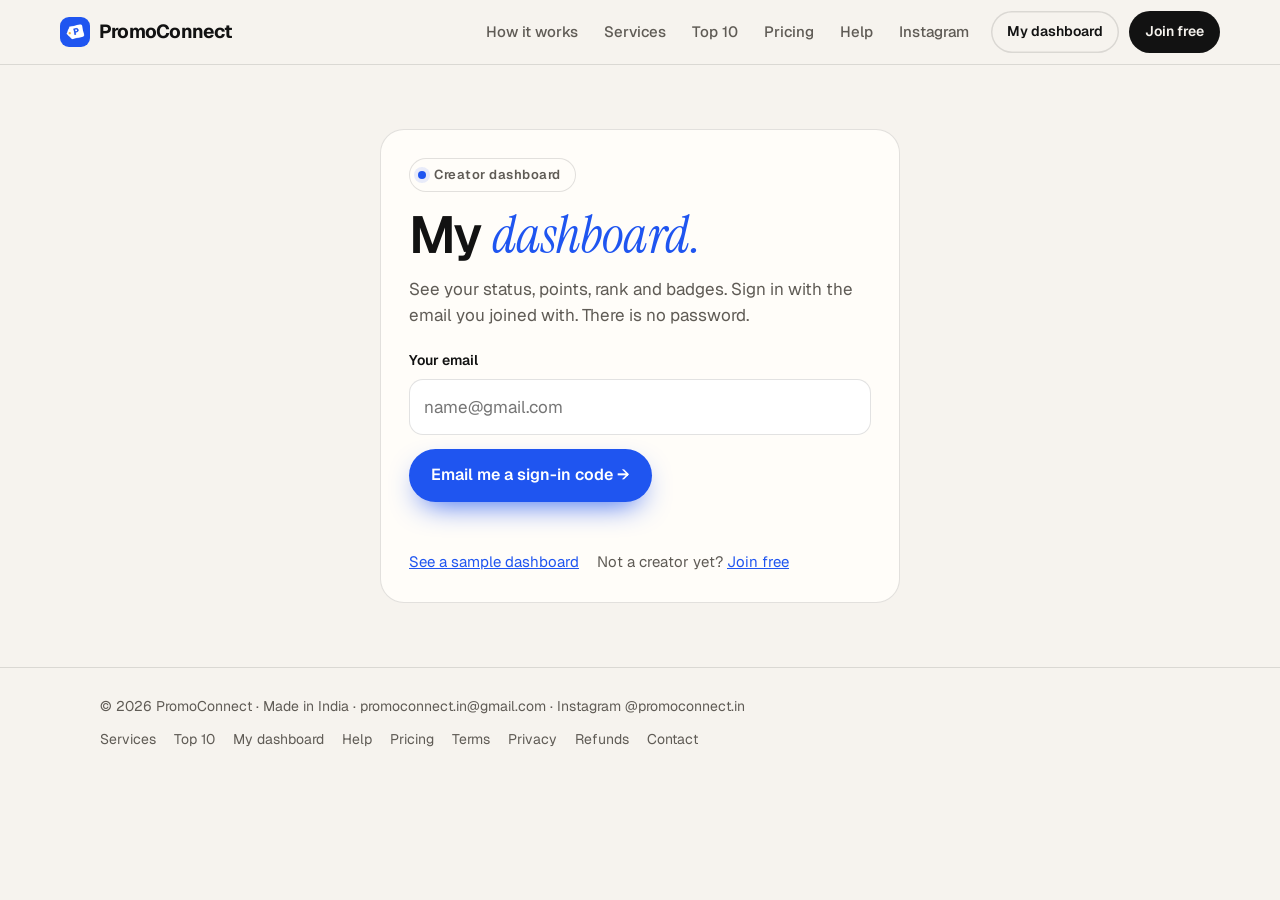
<file: dashboard.html>
<!DOCTYPE html>
<html lang="en">
<head>
<meta charset="utf-8">
<meta name="viewport" content="width=device-width, initial-scale=1, viewport-fit=cover">
<title>My dashboard | PromoConnect</title>
<meta name="description" content="PromoConnect creator dashboard: your status, points, rank, products received and badges.">
<link rel="icon" href="logo.png">
<link rel="preconnect" href="https://fonts.googleapis.com"><link rel="preconnect" href="https://fonts.gstatic.com" crossorigin>
<link href="https://fonts.googleapis.com/css2?family=Instrument+Serif:ital@0;1&family=Geist:wght@400;500;600;700&display=swap" rel="stylesheet">
<style>
/* Layout: warm paper page, one idea per band, rounded cards; PromoConnect blue is the only accent, yellow marks creators */
:root{--bg:#f6f3ee;--bg2:#ece7df;--ink:#121212;--muted:#5f5b55;--line:rgba(18,18,18,.12);--card:#fffdf9;--field:#ffffff;--acc:#1F55F0;--acc-ink:#fff;--soft:rgba(31,85,240,.10);--sun:#F5B638;--sun-soft:rgba(245,182,56,.18);--good:#1a7a50;--good-soft:rgba(26,122,80,.12);--warn:#9a6400;--warn-soft:rgba(245,182,56,.2);--err:#C2362B;--shadow:0 30px 60px -28px rgba(20,25,60,.28);
  --display:Geist,system-ui,-apple-system,"Segoe UI",sans-serif;--serif:"Instrument Serif",Georgia,serif}
@media (prefers-color-scheme:dark){:root:not([data-theme="light"]){color-scheme:dark;--bg:#0c0c0d;--bg2:#141416;--ink:#f3efe8;--muted:#a19c94;--line:rgba(243,239,232,.14);--card:#18181b;--field:#111113;--acc:#5C84FF;--acc-ink:#0a0f24;--soft:rgba(92,132,255,.16);--sun-soft:rgba(245,182,56,.16);--good:#4cc38a;--good-soft:rgba(76,195,138,.14);--warn:#F5B638;--warn-soft:rgba(245,182,56,.14);--err:#FF7A6E;--shadow:0 30px 60px -28px rgba(0,0,0,.7)}}
:root[data-theme="dark"]{color-scheme:dark;--bg:#0c0c0d;--bg2:#141416;--ink:#f3efe8;--muted:#a19c94;--line:rgba(243,239,232,.14);--card:#18181b;--field:#111113;--acc:#5C84FF;--acc-ink:#0a0f24;--soft:rgba(92,132,255,.16);--sun-soft:rgba(245,182,56,.16);--good:#4cc38a;--good-soft:rgba(76,195,138,.14);--warn:#F5B638;--warn-soft:rgba(245,182,56,.14);--err:#FF7A6E;--shadow:0 30px 60px -28px rgba(0,0,0,.7)}
*,*::before,*::after{box-sizing:border-box}
html,body{max-width:100%;overflow-x:hidden}
html{scroll-behavior:smooth;scroll-padding-top:84px}
body{margin:0;background:var(--bg);color:var(--ink);font:17px/1.55 var(--display);-webkit-font-smoothing:antialiased;touch-action:pan-y pinch-zoom;overscroll-behavior-x:none}
a{color:var(--acc)}
button,input,select{font:inherit;color:inherit}
:focus-visible{outline:2px solid var(--acc);outline-offset:3px}
[hidden]{display:none!important}
.wrap{max-width:1120px;margin:0 auto;padding-inline:20px}
h1,h2,h3{font-weight:600;letter-spacing:-.035em;line-height:1.05;margin:0;text-wrap:balance}
.serif{font-family:var(--serif);font-weight:400;font-style:italic;letter-spacing:-.01em;color:var(--acc)}
.eyebrow{display:inline-flex;align-items:center;gap:8px;font-size:13px;font-weight:600;letter-spacing:.04em;color:var(--muted);border:1px solid var(--line);border-radius:999px;padding:6px 14px 6px 8px;background:var(--card)}
.eyebrow i{width:8px;height:8px;border-radius:50%;background:var(--acc);box-shadow:0 0 0 4px var(--soft)}
.hero{padding-block:clamp(44px,7vw,84px) clamp(28px,4vw,44px)}
.hero h1{font-size:clamp(40px,6.6vw,80px);margin-top:18px;max-width:16ch}
.hero p.lead{color:var(--muted);font-size:clamp(17px,1.7vw,20px);max-width:52ch;margin:18px 0 0}
.band{padding-block:clamp(36px,6vw,72px)}
.band h2{font-size:clamp(28px,4vw,46px)}
.band .sub{color:var(--muted);max-width:56ch;margin:12px 0 0}
.btn{display:inline-flex;align-items:center;gap:10px;border:0;border-radius:999px;padding:14px 22px;font-weight:600;font-size:16px;text-decoration:none;cursor:pointer}
.btn.acc{background:var(--acc);color:var(--acc-ink);box-shadow:0 12px 30px -12px var(--acc)}
.btn.dark{background:var(--ink);color:var(--bg)}
.btn.line{background:transparent;color:var(--ink);box-shadow:inset 0 0 0 1.5px var(--line)}
.btn[disabled]{opacity:.6;cursor:progress}
.ctas{display:flex;flex-wrap:wrap;gap:12px;margin-top:26px}
.card{background:var(--card);border:1px solid var(--line);border-radius:24px;padding:clamp(20px,3vw,28px)}
.grid{display:grid;gap:16px;grid-template-columns:repeat(auto-fit,minmax(min(100%,260px),1fr))}
.grid>*{min-width:0}
.dot{width:9px;height:9px;border-radius:50%;display:inline-block;flex:none}
.pill{display:inline-flex;align-items:center;gap:6px;font-size:12px;font-weight:600;padding:5px 11px;border-radius:999px;background:var(--soft);color:var(--ink);white-space:nowrap}
.note{font-size:13px;color:var(--muted)}
.final{background:var(--ink);color:var(--bg);border-radius:clamp(26px,4vw,40px);padding:clamp(36px,6vw,72px) clamp(22px,5vw,64px);margin-block:clamp(36px,6vw,72px)}
.final h2{font-size:clamp(32px,5vw,60px);max-width:14ch}
.final .serif{color:#8FAEFF}
.final p{color:color-mix(in srgb,var(--bg) 70%,transparent);max-width:44ch;margin:14px 0 0}
.final .btn.line{color:var(--bg);box-shadow:inset 0 0 0 1.5px color-mix(in srgb,var(--bg) 30%,transparent)}
footer{border-top:1px solid var(--line);padding:28px 0 44px;color:var(--muted);font-size:14px}
footer .wrap{display:flex;flex-wrap:wrap;justify-content:space-between;gap:12px 24px}
footer nav{display:flex;flex-wrap:wrap;gap:8px 18px}
footer a{color:var(--muted);text-decoration:none}
footer a:hover{color:var(--ink)}
/* one gentle entrance when the page opens; nothing keeps moving */
.rise{animation:rise .7s cubic-bezier(.2,.8,.2,1) both}
.rise.d1{animation-delay:.08s}.rise.d2{animation-delay:.16s}.rise.d3{animation-delay:.24s}.rise.d4{animation-delay:.32s}
@keyframes rise{from{opacity:0;transform:translateY(18px)}to{opacity:1;transform:none}}
@media (prefers-reduced-motion:reduce){.rise{animation:none}html{scroll-behavior:auto}}
/* explainer video in a phone frame */
.vphone{width:min(100%,300px);aspect-ratio:9/16;border-radius:38px;background:#0d0d0f;padding:9px;box-shadow:var(--shadow),inset 0 0 0 2px #2a2a2e;margin-inline:auto}
.vphone video{display:block;width:100%;height:100%;border-radius:30px;object-fit:cover;background:#0b0d1c}

/* shared menu */
.pn{position:sticky;top:0;z-index:40;padding-top:env(safe-area-inset-top,0px);background:var(--bg);border-bottom:1px solid var(--line)}
.pn-in{max-width:1200px;margin:0 auto;padding:0 20px;height:64px;display:flex;align-items:center;gap:10px}
.pn-logo{display:flex;align-items:center;gap:9px;margin-right:auto;font-weight:700;font-size:19px;letter-spacing:-.04em;color:var(--ink);text-decoration:none;white-space:nowrap}
.pn-logo img{width:30px;height:30px;border-radius:9px}
.pn-links{display:flex;gap:2px}
.pn-links a{color:var(--muted);text-decoration:none;font-size:15px;font-weight:500;padding:8px 12px;border-radius:999px;white-space:nowrap}
.pn-links a:hover{color:var(--ink)}
.pn-links a[aria-current]{color:var(--ink);background:color-mix(in srgb,var(--ink) 8%,transparent)}
.pn-dash,.pn-join{font-size:14px;font-weight:600;text-decoration:none;border-radius:999px;padding:10px 16px;white-space:nowrap}
.pn-dash{color:var(--ink);box-shadow:inset 0 0 0 1.5px var(--line)}
.pn-join{background:var(--ink);color:var(--bg)}
.pn-menu{display:none;width:42px;height:42px;border-radius:50%;border:0;box-shadow:inset 0 0 0 1.5px var(--line);background:transparent;color:var(--ink);cursor:pointer;place-items:center;padding:0}
.pn-menu span{display:block;width:16px;height:2px;border-radius:2px;background:currentColor;margin:2.5px auto;transition:transform .25s}
.pn-menu[aria-expanded="true"] span:first-child{transform:translateY(3.5px) rotate(45deg)}
.pn-menu[aria-expanded="true"] span:last-child{transform:translateY(-3.5px) rotate(-45deg)}
.pn-panel{max-width:1200px;margin:0 auto;padding:6px 20px 18px;display:grid}
.pn-panel[hidden]{display:none}
.pn-panel a{padding:14px 4px;font-size:17px;font-weight:500;color:var(--ink);text-decoration:none;border-top:1px solid var(--line);display:flex;justify-content:space-between}
.pn-panel a::after{content:"›";color:var(--muted)}
@media (max-width:1060px){.pn-links,.pn-dash{display:none}.pn-menu{display:grid}}
@media (min-width:1061px){.pn-panel{display:none!important}}

.gate{max-width:520px;margin:clamp(28px,6vw,64px) auto}
.gate h1{font-size:clamp(34px,5vw,52px)}
.gate p.lead{color:var(--muted);margin:12px 0 22px}
.f{display:grid;gap:7px;margin-bottom:14px}
.f label{font-size:14px;font-weight:600}
.f input{background:var(--field);border:1.5px solid var(--line);border-radius:14px;padding:14px;width:100%;font-size:17px}
.f input:focus{border-color:var(--acc);outline:none;box-shadow:0 0 0 4px var(--soft)}
#code{letter-spacing:.4em;font-variant-numeric:tabular-nums;text-align:center;font-size:24px;font-weight:600}
.msg{font-size:14px;min-height:20px;margin:10px 0 0}
.msg.err{color:var(--err)}.msg.ok{color:var(--good)}
.linkbtn{background:none;border:0;padding:0;color:var(--acc);text-decoration:underline;cursor:pointer;font-size:15px}
.gate .alt{margin-top:18px;display:flex;flex-wrap:wrap;gap:8px 18px;font-size:15px;color:var(--muted)}
.dash{padding-block:clamp(28px,5vw,56px)}
.sample{border-radius:18px;padding:12px 16px;background:var(--warn-soft);font-size:15px;margin-bottom:20px;display:flex;flex-wrap:wrap;gap:8px 16px;justify-content:space-between;align-items:center}
.dh{display:flex;flex-wrap:wrap;gap:16px;align-items:center;justify-content:space-between}
.dh .who{display:flex;gap:16px;align-items:center;min-width:0}
.dh .av{width:68px;height:68px;border-radius:50%;display:grid;place-items:center;font-size:26px;font-weight:700;color:#fff;background:#B4537A;flex:none}
.dh h1{font-size:clamp(28px,4.4vw,44px)}
.dh .m{color:var(--muted);font-size:15px;overflow-wrap:anywhere}
.status{display:inline-flex;align-items:center;gap:6px;font-size:13px;font-weight:600;border-radius:999px;padding:6px 12px;margin-top:8px}
.status.verified{background:var(--good-soft);color:var(--good)}
.status.pending{background:var(--warn-soft);color:var(--warn)}
.status.paused{background:var(--bg2);color:var(--muted)}
.tiles{display:grid;gap:14px;grid-template-columns:repeat(auto-fit,minmax(min(100%,200px),1fr));margin-top:24px}
.tile{background:var(--card);border:1px solid var(--line);border-radius:22px;padding:20px;min-width:0}
.tile .k{font-size:13px;color:var(--muted);font-weight:500}
.tile .v{font-size:clamp(34px,4.4vw,46px);font-weight:600;letter-spacing:-.04em;line-height:1.1;margin-top:6px;font-variant-numeric:tabular-nums}
.tile .s{font-size:13px;color:var(--muted);margin-top:4px}
.tile.hero-tile{background:var(--ink);color:var(--bg);border-color:transparent}
.tile.hero-tile .k,.tile.hero-tile .s{color:color-mix(in srgb,var(--bg) 65%,transparent)}
.two{display:grid;gap:14px;grid-template-columns:1fr;margin-top:14px}
@media (min-width:900px){.two{grid-template-columns:1.25fr 1fr}}
.two>*{min-width:0}
.card h2{font-size:21px;letter-spacing:-.02em}
.meter{height:10px;border-radius:99px;background:var(--bg2);overflow:hidden;margin:14px 0 8px}
.meter i{display:block;height:100%;border-radius:99px;background:var(--acc);width:0;transition:width .9s cubic-bezier(.2,.8,.2,1)}
.badges{display:grid;gap:10px;grid-template-columns:repeat(auto-fit,minmax(min(100%,210px),1fr));margin-top:16px}
.badge{display:flex;gap:12px;align-items:center;border:1px solid var(--line);border-radius:16px;padding:12px;min-width:0}
.badge i{width:42px;height:42px;border-radius:13px;display:grid;place-items:center;flex:none;background:var(--soft);color:var(--acc)}
.badge b{display:block;font-size:15px}.badge span{font-size:13px;color:var(--muted)}
.badge.locked{opacity:.55}
.badge.locked i{background:var(--bg2);color:var(--muted)}
.badge .st{margin-left:auto;font-size:12px;font-weight:600;color:var(--good);white-space:nowrap}
.badge.locked .st{color:var(--muted)}
.next{list-style:none;padding:0;margin:14px 0 0;display:grid;gap:10px}
.next li{display:flex;gap:10px;align-items:flex-start;font-size:15px}
.next li i{width:24px;height:24px;border-radius:50%;display:grid;place-items:center;flex:none;font-style:normal;font-size:12px;font-weight:700;background:var(--soft);color:var(--acc)}
.teamnote{margin-top:14px;border-left:3px solid var(--sun);padding:8px 14px;background:var(--sun-soft);border-radius:8px;font-size:15px}
.toggle{display:flex;gap:14px;align-items:center;justify-content:space-between;margin-top:14px}
.toggle p{margin:0;font-size:15px;color:var(--muted)}
.sw{position:relative;width:54px;height:32px;border-radius:99px;border:0;background:var(--bg2);box-shadow:inset 0 0 0 1.5px var(--line);cursor:pointer;flex:none;transition:background .25s}
.sw::after{content:"";position:absolute;top:4px;left:4px;width:24px;height:24px;border-radius:50%;background:var(--card);box-shadow:0 2px 6px rgba(0,0,0,.25);transition:transform .25s}
.sw[aria-checked="true"]{background:var(--acc);box-shadow:none}
.sw[aria-checked="true"]::after{transform:translateX(22px)}
.sw[disabled]{opacity:.6}
</style>
</head>
<body>
<header class="pn" id="nav"><div class="pn-in">
  <a class="pn-logo" href="index.html"><img src="logo.png" alt="">PromoConnect</a>
  <nav class="pn-links" aria-label="Main"><a href="index.html#how">How it works</a><a href="services.html">Services</a><a href="leaderboard.html">Top 10</a><a href="pricing.html">Pricing</a><a href="help.html">Help</a><a href="https://instagram.com/promoconnect.in">Instagram</a></nav>
  <a class="pn-dash" href="dashboard.html" aria-current="page">My dashboard</a>
  <a class="pn-join" href="join.html">Join free</a>
  <button class="pn-menu" type="button" aria-expanded="false" aria-controls="pnPanel" aria-label="Menu"><span></span><span></span></button>
</div><nav class="pn-panel" id="pnPanel" aria-label="Menu" hidden><a href="index.html#how">How it works</a><a href="services.html">Services</a><a href="leaderboard.html">Top 10</a><a href="pricing.html">Pricing</a><a href="help.html">Help</a><a href="https://instagram.com/promoconnect.in">Instagram</a><a href="dashboard.html">My dashboard</a><a href="contact.html">Contact</a></nav></header>
<main>

<div class="wrap">
  <section class="gate card rise" id="gate">
    <span class="eyebrow"><i></i>Creator dashboard</span>
    <h1 style="margin-top:16px">My <span class="serif">dashboard.</span></h1>
    <p class="lead" id="gateLead">See your status, points, rank and badges. Sign in with the email you joined with. There is no password.</p>
    <form id="emailForm" novalidate>
      <div class="f"><label for="email">Your email</label><input id="email" type="email" autocomplete="email" inputmode="email" placeholder="name@gmail.com" required></div>
      <button class="btn acc" type="submit" id="sendBtn">Email me a sign-in code →</button>
    </form>
    <form id="codeForm" novalidate hidden>
      <div class="f"><label for="code">6-digit code from your email</label><input id="code" type="text" inputmode="numeric" autocomplete="one-time-code" maxlength="7" placeholder="000000" required></div>
      <button class="btn acc" type="submit" id="codeBtn">Open my dashboard →</button>
      <p style="margin:14px 0 0"><button class="linkbtn" type="button" id="back">Use a different email</button></p>
    </form>
    <p class="msg" id="msg" role="status"></p>
    <div class="alt"><button class="linkbtn" type="button" id="sampleBtn">See a sample dashboard</button><span>Not a creator yet? <a href="join.html#creator">Join free</a></span></div>
  </section>

  <section class="dash" id="dash" hidden>
    <div class="sample" id="sampleBar" hidden><span><b>Sample dashboard.</b> This is example data that shows what a creator sees.</span><button class="linkbtn" type="button" id="sampleExit">Sign in to mine</button></div>
    <div class="dh">
      <div class="who"><div class="av" id="dAv"></div><div><h1 id="dName"></h1><div class="m" id="dMeta"></div><span class="status" id="dStatus"></span></div></div>
      <button class="btn line" type="button" id="signOut">Sign out</button>
    </div>
    <div class="tiles">
      <div class="tile hero-tile"><div class="k">Points</div><div class="v" id="tPoints">0</div><div class="s">100 per collab, 50 per on-time post</div></div>
      <div class="tile"><div class="k">Your rank</div><div class="v" id="tRank">–</div><div class="s" id="tRankS"></div></div>
      <div class="tile"><div class="k">Collabs completed</div><div class="v" id="tCollabs">0</div><div class="s" id="tOntime"></div></div>
      <div class="tile"><div class="k">Products received</div><div class="v" id="tProducts">0</div><div class="s" id="tValue"></div></div>
    </div>
    <div class="two">
      <div class="card">
        <h2>Achievements</h2>
        <div id="nextBadge"></div>
        <div class="badges" id="dBadges"></div>
      </div>
      <div style="display:grid;gap:14px;align-content:start">
        <div class="card"><h2>What happens next</h2><ul class="next" id="dNext"></ul><div class="teamnote" id="dNote" hidden></div></div>
        <div class="card"><h2>Top 10</h2>
          <div class="toggle"><p id="boardText">Show my Instagram handle and achievements on the public Top 10.</p><button class="sw" type="button" role="switch" aria-checked="false" id="boardSw" aria-label="Show me on the Top 10"></button></div>
          <p class="msg" id="boardMsg" role="status"></p>
          <p style="margin:6px 0 0"><a href="leaderboard.html">See the Top 10</a> · <a href="help.html#dashboard">How points work</a></p>
        </div>
      </div>
    </div>
  </section>
</div>

</main>
<footer><div class="wrap">
  <span>© 2026 PromoConnect · Made in India · promoconnect.in@gmail.com · <a href="https://instagram.com/promoconnect.in" target="_blank" rel="noopener">Instagram @promoconnect.in</a></span>
  <nav><a href="services.html">Services</a><a href="leaderboard.html">Top 10</a><a href="dashboard.html">My dashboard</a><a href="help.html">Help</a><a href="pricing.html">Pricing</a><a href="terms.html">Terms</a><a href="privacy.html">Privacy</a><a href="refund.html">Refunds</a><a href="contact.html">Contact</a></nav>
</div></footer>
<script>(function(){var b=document.querySelector('.pn-menu'),p=document.getElementById('pnPanel');if(!b||!p)return;
b.addEventListener('click',function(){var o=b.getAttribute('aria-expanded')==='true';b.setAttribute('aria-expanded',String(!o));p.hidden=o;});
p.addEventListener('click',function(e){if(e.target.closest('a')){b.setAttribute('aria-expanded','false');p.hidden=true;}});})();</script>
<script>
(function(){
  var ENDPOINT = 'https://script.google.com/macros/s/AKfycbyYXvMHUr0huQLzTiupv0fo-H-aEklPTzNxd1v0Oq5pc_h9wiHvZJzfoxpsz7Gy4agq/exec';

var BADGES = {
  verified: { name: 'Verified', how: 'Profile checked by PromoConnect', icon: '<path d="M12 3l8 3v6c0 4.5-3.2 7.8-8 9-4.8-1.2-8-4.5-8-9V6z"/><path d="M8.5 12l2.5 2.5 4.5-5"/>' },
  founding: { name: 'Founding creator', how: 'One of the first 100 creators to join', icon: '<path d="M5 21V4M5 4h12l-2 4 2 4H5"/>' },
  first:    { name: 'First collab', how: 'Completed 1 collaboration', icon: '<path d="M3 7l9-4 9 4-9 4-9-4z"/><path d="M3 7v10l9 4 9-4V7"/><path d="M12 11v10"/>' },
  five:     { name: 'Rising creator', how: 'Completed 5 collaborations', icon: '<path d="M4 20V11M10 20V4M16 20v-7M22 20H2"/>' },
  ten:      { name: 'Pro creator', how: 'Completed 10 collaborations', icon: '<path d="M4 18h16l1-10-5 4-4-7-4 7-5-4z"/>' },
  ontime:   { name: 'Always on time', how: '3 or more collabs, every post on time', icon: '<circle cx="12" cy="12" r="9"/><path d="M12 7v5l3 2"/>' }
};
function svg(d, s){ return '<svg width="' + (s||18) + '" height="' + (s||18) + '" viewBox="0 0 24 24" fill="none" stroke="currentColor" stroke-width="1.8" stroke-linecap="round" stroke-linejoin="round" aria-hidden="true">' + d + '</svg>'; }
function esc(s){ return String(s == null ? '' : s).replace(/[&<>"']/g, function(c){ return {'&':'&amp;','<':'&lt;','>':'&gt;','"':'&quot;',"'":'&#39;'}[c]; }); }
function inr(n){ return '₹' + Number(n || 0).toLocaleString('en-IN'); }

  var $ = function(id){ return document.getElementById(id); };
  var live = /^https:\/\/script\.google\.com\//.test(ENDPOINT), email = '', token = '', sample = false;
  var SAMPLE = { name:'Aisha Khan', handle:'@aisha.skin.diaries', city:'Pune', topics:'Skincare, Lifestyle', followers:'5K–10K', status:'Verified', collabs:4, products:4, value:5200, ontime:4, points:600, rank:9, ranked:42, badges:['verified','founding','first','ontime'], note:'Glow & Grain loved your serum reel. Two new skincare brands are reviewing your profile this week.', board:true };
  var ERR = { not_found:'We could not find that email. Use the email you joined with, or join free first.', bad_email:'Please enter a valid email, like name@gmail.com.',
    too_many:'Too many tries. Please wait 10 minutes and try again.', bad_code:'That code is not right. Check the email and try again.', expired:'You were signed out. Please sign in again.',
    offline:'Could not connect. Check your internet connection and try again.', soon:'Dashboards open very soon. Please check back, or email promoconnect.in@gmail.com.' };
  function store(k, v){ try { if (v == null) sessionStorage.removeItem(k); else sessionStorage.setItem(k, v); } catch (e) {} }
  function read(k){ try { return sessionStorage.getItem(k); } catch (e) { return null; } }
  function say(text, kind){ var m = $('msg'); m.textContent = text || ''; m.className = 'msg ' + (kind || ''); }
  function call(params){
    if (!live) return Promise.reject({ error: 'soon' });
    return fetch(ENDPOINT, { method: 'POST', body: new URLSearchParams(params) }).then(function(r){ return r.json(); })
      .then(function(d){ if (!d || d.v === undefined) throw { error: 'soon' }; if (!d.ok) throw { error: d.error || 'soon' }; return d; },
            function(e){ throw (e && e.error) ? e : { error: 'offline' }; });
  }
  function busy(btn, on, text){ btn.disabled = on; if (on) { btn.dataset.t = btn.innerHTML; btn.textContent = text; } else if (btn.dataset.t) btn.innerHTML = btn.dataset.t; }

  $('emailForm').addEventListener('submit', function(e){ e.preventDefault(); say('');
    email = $('email').value.trim().toLowerCase();
    if (!/^[^\s@]+@[^\s@]+\.[^\s@]+$/.test(email)) { say(ERR.bad_email, 'err'); $('email').focus(); return; }
    var b = $('sendBtn'); busy(b, true, 'Sending…');
    call({ action: 'code', email: email }).then(function(){
      $('emailForm').hidden = true; $('codeForm').hidden = false; $('gateLead').textContent = 'We sent a 6-digit code to ' + email + '. It works for 10 minutes. Check spam if you cannot see it.'; $('code').focus();
    }).catch(function(er){ say(ERR[er.error] || ERR.soon, 'err'); }).then(function(){ busy(b, false); });
  });
  $('codeForm').addEventListener('submit', function(e){ e.preventDefault(); say('');
    var code = $('code').value.replace(/\D/g, '');
    if (code.length !== 6) { say('Please enter the 6-digit code.', 'err'); $('code').focus(); return; }
    var b = $('codeBtn'); busy(b, true, 'Checking…');
    call({ action: 'login', email: email, code: code }).then(function(d){ token = d.token; store('pc_token', token); open(d.me, false); })
      .catch(function(er){ say(ERR[er.error] || ERR.soon, 'err'); }).then(function(){ busy(b, false); });
  });
  $('back').addEventListener('click', function(){ $('codeForm').hidden = true; $('emailForm').hidden = false; $('code').value = ''; say(''); $('gateLead').textContent = 'See your status, points, rank and badges. Sign in with the email you joined with. There is no password.'; $('email').focus(); });
  $('sampleBtn').addEventListener('click', function(){ open(SAMPLE, true); });
  $('sampleExit').addEventListener('click', out);
  $('signOut').addEventListener('click', out);
  function out(){ token = ''; store('pc_token', null); sample = false; $('dash').hidden = true; $('gate').hidden = false; $('codeForm').hidden = true; $('emailForm').hidden = false; $('code').value = ''; say(''); window.scrollTo(0, 0); }

  function open(me, isSample){
    sample = isSample; $('gate').hidden = true; $('dash').hidden = false; $('sampleBar').hidden = !isSample; $('signOut').hidden = isSample;
    paint(me); window.scrollTo(0, 0);
  }
  function paint(me){
    var first = String(me.name || '').split(' ')[0] || 'there';
    $('dAv').textContent = (String(me.handle).replace(/^@/, '')[0] || first[0] || '?').toUpperCase();
    $('dName').textContent = 'Hi, ' + first;
    $('dMeta').textContent = [me.handle, me.city, me.followers ? me.followers + ' followers' : ''].filter(Boolean).join(' · ');
    var s = String(me.status || 'Pending').toLowerCase(), key = s === 'verified' ? 'verified' : s === 'paused' ? 'paused' : 'pending';
    var label = { verified: 'Verified creator', pending: 'Profile under review', paused: 'Paused' }[key], icon = { verified: '<path d="M5 12.5l4.5 4.5L19 7.5"/>', pending: '<circle cx="12" cy="12" r="9"/><path d="M12 7v5l3 2"/>', paused: '<path d="M9 6v12M15 6v12"/>' }[key];
    $('dStatus').className = 'status ' + key; $('dStatus').innerHTML = svg(icon, 14) + label;
    $('tPoints').textContent = Number(me.points).toLocaleString('en-IN');
    $('tRank').textContent = me.rank ? '#' + me.rank : '–';
    $('tRankS').textContent = me.rank ? 'of ' + me.ranked + ' ranked creators' : 'Complete a collab to get ranked';
    $('tCollabs').textContent = me.collabs;
    $('tOntime').textContent = me.collabs ? me.ontime + ' of ' + me.collabs + ' posted on time' : 'Your first one is coming';
    $('tProducts').textContent = me.products;
    $('tValue').textContent = me.value ? 'Worth ' + inr(me.value) + ', yours to keep' : 'Free products appear here';
    var steps = [[1, 'first'], [5, 'five'], [10, 'ten']], nx = steps.filter(function(x){ return me.collabs < x[0]; })[0];
    $('nextBadge').innerHTML = nx
      ? '<p style="margin:10px 0 0;color:var(--muted);font-size:15px">' + me.collabs + ' of ' + nx[0] + ' collabs to <b style="color:var(--ink)">' + BADGES[nx[1]].name + '</b></p><div class="meter" role="progressbar" aria-valuemin="0" aria-valuemax="' + nx[0] + '" aria-valuenow="' + me.collabs + '" aria-label="Progress to ' + BADGES[nx[1]].name + '"><i id="meterFill"></i></div>'
      : '<p style="margin:10px 0 0;color:var(--muted);font-size:15px">You have earned every collab badge. Brilliant work.</p>';
    if (nx) requestAnimationFrame(function(){ requestAnimationFrame(function(){ var f = $('meterFill'); if (f) f.style.width = Math.round(me.collabs / nx[0] * 100) + '%'; }); });
    var have = me.badges || [];
    $('dBadges').innerHTML = Object.keys(BADGES).map(function(k){ var got = have.indexOf(k) !== -1;
      return '<div class="badge' + (got ? '' : ' locked') + '"><i>' + svg(got ? BADGES[k].icon : '<rect x="5" y="11" width="14" height="10" rx="2"/><path d="M8 11V7a4 4 0 018 0v4"/>', 20) + '</i><div><b>' + BADGES[k].name + '</b><span>' + BADGES[k].how + '</span></div><span class="st">' + (got ? 'Earned' : 'Locked') + '</span></div>'; }).join('');
    var next = key === 'pending'
      ? ['We are reviewing your Instagram profile. This usually takes 2 working days.', 'Once you are verified, we match you with brands that fit your topics.', 'We email you when a brand wants to send you a product.']
      : key === 'paused' ? ['Your profile is paused, so you will not get new matches.', 'Email promoconnect.in@gmail.com when you want to start again.']
      : ['We email you when a brand wants to send you a product.', 'Post within 14 days of delivery, labelled #ad, to earn the on-time bonus.', 'We check the post, then add your points here.'];
    $('dNext').innerHTML = next.map(function(t, i){ return '<li><i>' + (i + 1) + '</i><span>' + esc(t) + '</span></li>'; }).join('');
    $('dNote').hidden = !me.note; $('dNote').innerHTML = me.note ? '<b>Note from the team:</b> ' + esc(me.note) : '';
    setBoard(!!me.board);
  }
  function setBoard(on){ $('boardSw').setAttribute('aria-checked', String(on)); $('boardText').textContent = on ? 'You are shown on the public Top 10 when your points put you there.' : 'Show my Instagram handle and achievements on the public Top 10.'; }
  $('boardSw').addEventListener('click', function(){
    var sw = $('boardSw'), on = sw.getAttribute('aria-checked') !== 'true', m = $('boardMsg'); m.textContent = ''; m.className = 'msg';
    if (sample) { setBoard(on); return; }
    sw.disabled = true;
    call({ action: 'setboard', token: token, show: on ? 'Yes' : 'No' }).then(function(d){ setBoard(!!d.me.board); m.textContent = d.me.board ? 'Saved. You can appear on the Top 10.' : 'Saved. You are hidden from the Top 10.'; m.className = 'msg ok'; })
      .catch(function(er){ if (er.error === 'expired') { out(); say(ERR.expired, 'err'); } else { m.textContent = ERR[er.error] || ERR.offline; m.className = 'msg err'; } })
      .then(function(){ sw.disabled = false; });
  });
  $('code').addEventListener('input', function(){ this.value = this.value.replace(/[^\d ]/g, ''); });

  // already signed in on this device?
  var saved = read('pc_token');
  if (saved && live) { token = saved; call({ action: 'me', token: token }).then(function(d){ open(d.me, false); }).catch(function(){ store('pc_token', null); token = ''; }); }
  if (location.hash === '#sample') open(SAMPLE, true);
})();
</script>
</body>
</html>
</file>
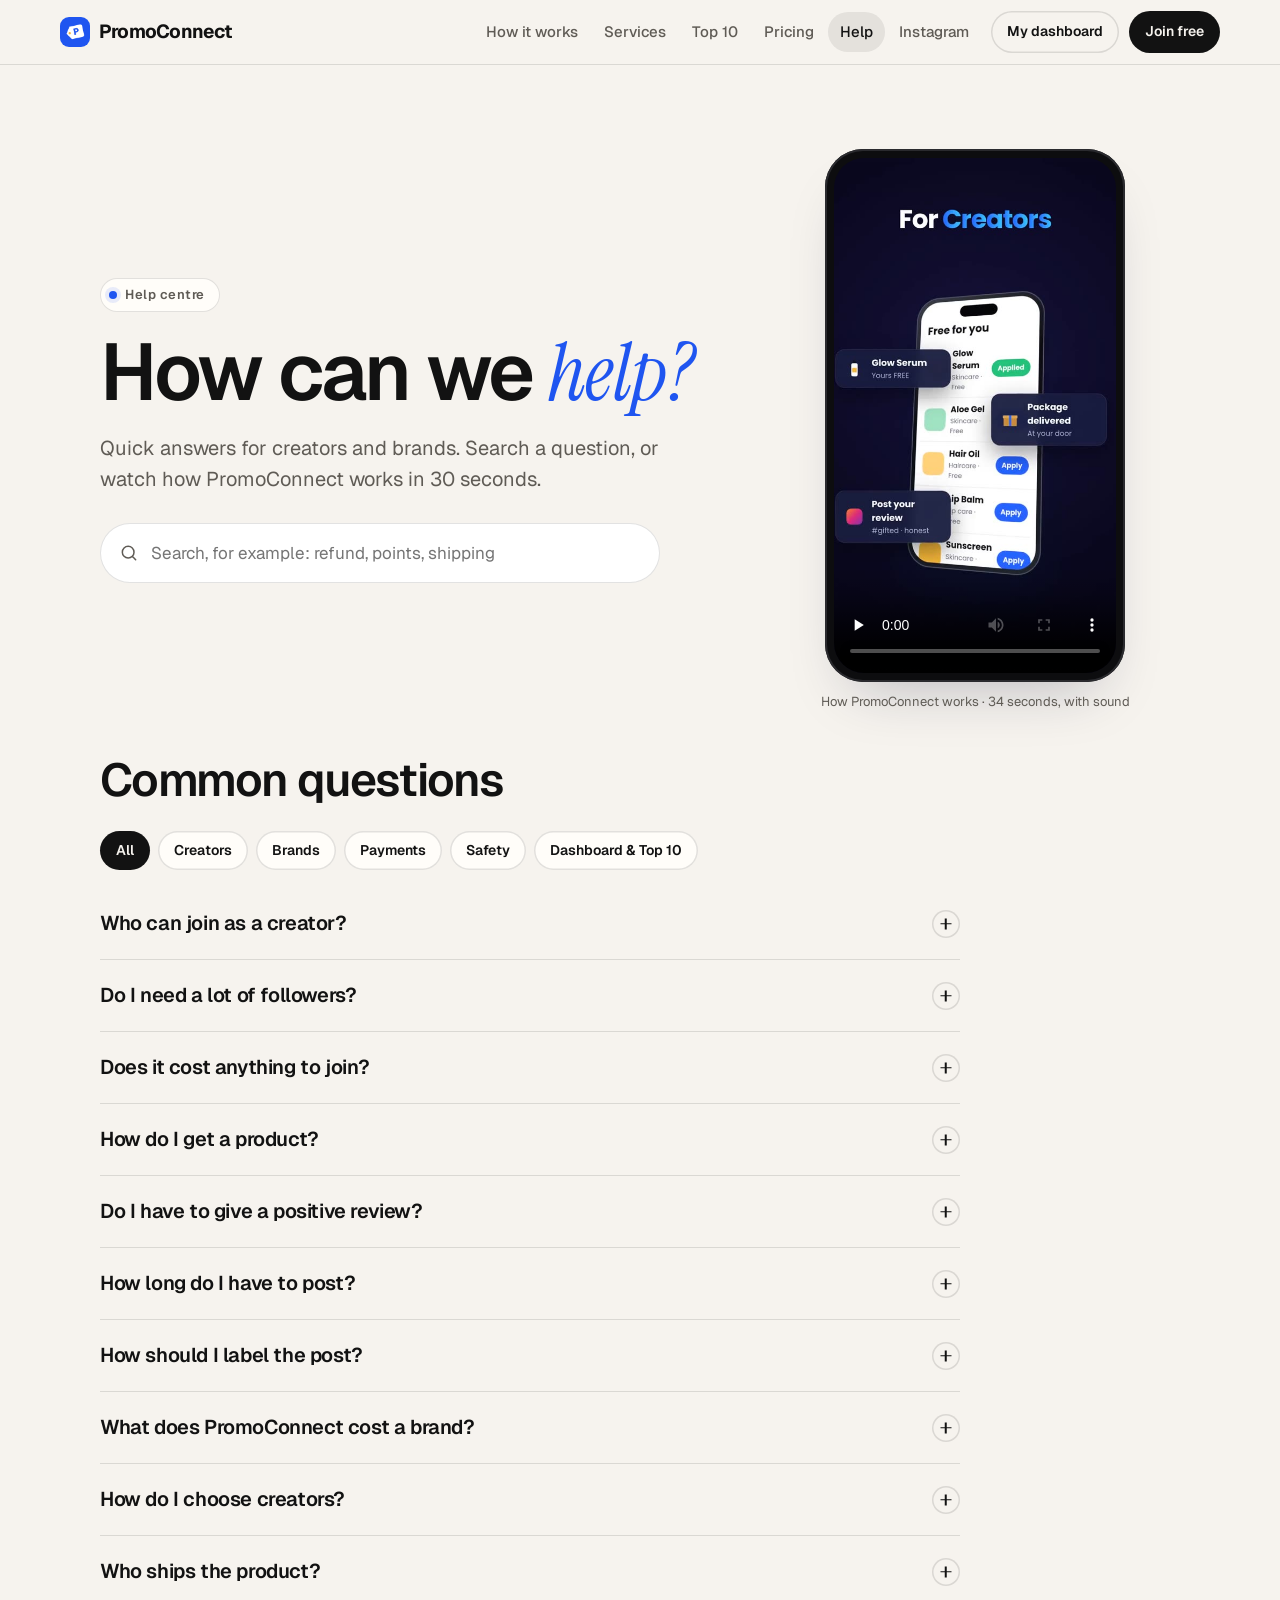
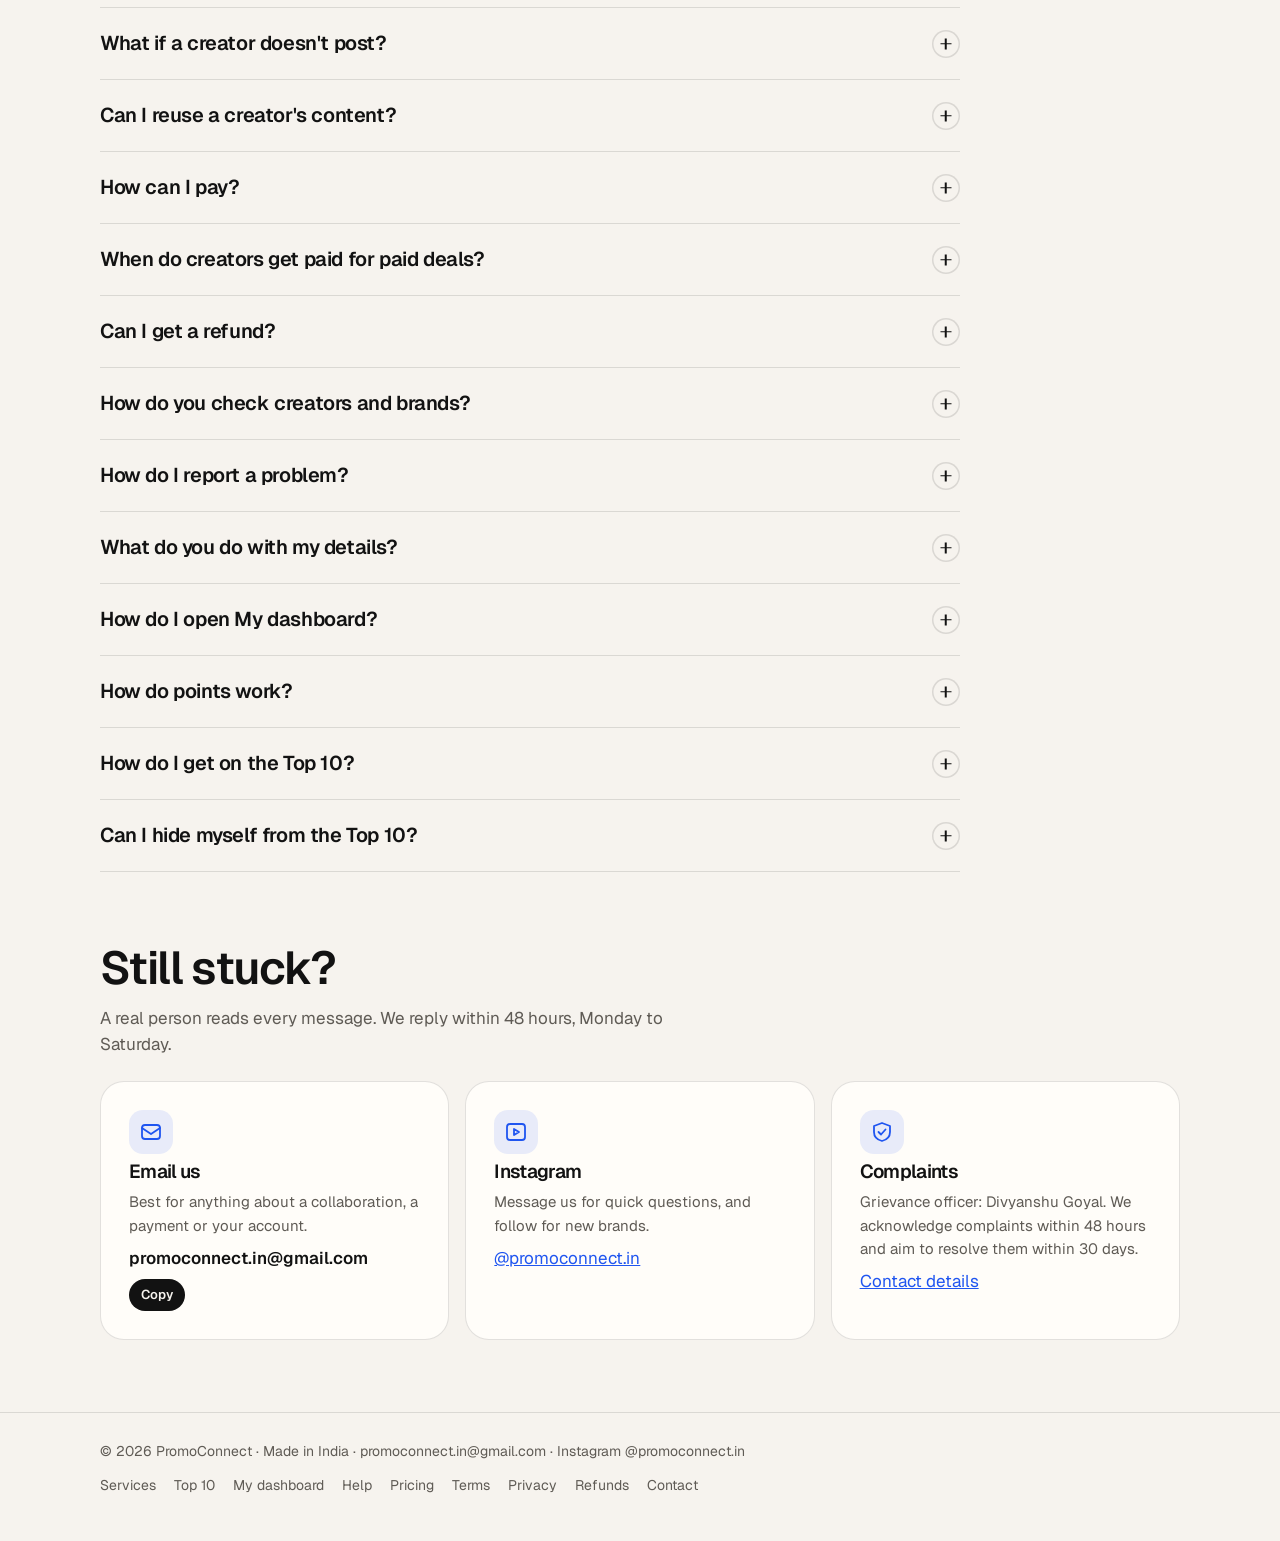
<file: help.html>
<!DOCTYPE html>
<html lang="en">
<head>
<meta charset="utf-8">
<meta name="viewport" content="width=device-width, initial-scale=1, viewport-fit=cover">
<title>Help centre | PromoConnect</title>
<meta name="description" content="Answers for creators and brands on PromoConnect: joining, products, payments, points and the Top 10.">
<link rel="icon" href="logo.png">
<link rel="preconnect" href="https://fonts.googleapis.com"><link rel="preconnect" href="https://fonts.gstatic.com" crossorigin>
<link href="https://fonts.googleapis.com/css2?family=Instrument+Serif:ital@0;1&family=Geist:wght@400;500;600;700&display=swap" rel="stylesheet">
<style>
/* Layout: warm paper page, one idea per band, rounded cards; PromoConnect blue is the only accent, yellow marks creators */
:root{--bg:#f6f3ee;--bg2:#ece7df;--ink:#121212;--muted:#5f5b55;--line:rgba(18,18,18,.12);--card:#fffdf9;--field:#ffffff;--acc:#1F55F0;--acc-ink:#fff;--soft:rgba(31,85,240,.10);--sun:#F5B638;--sun-soft:rgba(245,182,56,.18);--good:#1a7a50;--good-soft:rgba(26,122,80,.12);--warn:#9a6400;--warn-soft:rgba(245,182,56,.2);--err:#C2362B;--shadow:0 30px 60px -28px rgba(20,25,60,.28);
  --display:Geist,system-ui,-apple-system,"Segoe UI",sans-serif;--serif:"Instrument Serif",Georgia,serif}
@media (prefers-color-scheme:dark){:root:not([data-theme="light"]){color-scheme:dark;--bg:#0c0c0d;--bg2:#141416;--ink:#f3efe8;--muted:#a19c94;--line:rgba(243,239,232,.14);--card:#18181b;--field:#111113;--acc:#5C84FF;--acc-ink:#0a0f24;--soft:rgba(92,132,255,.16);--sun-soft:rgba(245,182,56,.16);--good:#4cc38a;--good-soft:rgba(76,195,138,.14);--warn:#F5B638;--warn-soft:rgba(245,182,56,.14);--err:#FF7A6E;--shadow:0 30px 60px -28px rgba(0,0,0,.7)}}
:root[data-theme="dark"]{color-scheme:dark;--bg:#0c0c0d;--bg2:#141416;--ink:#f3efe8;--muted:#a19c94;--line:rgba(243,239,232,.14);--card:#18181b;--field:#111113;--acc:#5C84FF;--acc-ink:#0a0f24;--soft:rgba(92,132,255,.16);--sun-soft:rgba(245,182,56,.16);--good:#4cc38a;--good-soft:rgba(76,195,138,.14);--warn:#F5B638;--warn-soft:rgba(245,182,56,.14);--err:#FF7A6E;--shadow:0 30px 60px -28px rgba(0,0,0,.7)}
*,*::before,*::after{box-sizing:border-box}
html,body{max-width:100%;overflow-x:hidden}
html{scroll-behavior:smooth;scroll-padding-top:84px}
body{margin:0;background:var(--bg);color:var(--ink);font:17px/1.55 var(--display);-webkit-font-smoothing:antialiased;touch-action:pan-y pinch-zoom;overscroll-behavior-x:none}
a{color:var(--acc)}
button,input,select{font:inherit;color:inherit}
:focus-visible{outline:2px solid var(--acc);outline-offset:3px}
[hidden]{display:none!important}
.wrap{max-width:1120px;margin:0 auto;padding-inline:20px}
h1,h2,h3{font-weight:600;letter-spacing:-.035em;line-height:1.05;margin:0;text-wrap:balance}
.serif{font-family:var(--serif);font-weight:400;font-style:italic;letter-spacing:-.01em;color:var(--acc)}
.eyebrow{display:inline-flex;align-items:center;gap:8px;font-size:13px;font-weight:600;letter-spacing:.04em;color:var(--muted);border:1px solid var(--line);border-radius:999px;padding:6px 14px 6px 8px;background:var(--card)}
.eyebrow i{width:8px;height:8px;border-radius:50%;background:var(--acc);box-shadow:0 0 0 4px var(--soft)}
.hero{padding-block:clamp(44px,7vw,84px) clamp(28px,4vw,44px)}
.hero h1{font-size:clamp(40px,6.6vw,80px);margin-top:18px;max-width:16ch}
.hero p.lead{color:var(--muted);font-size:clamp(17px,1.7vw,20px);max-width:52ch;margin:18px 0 0}
.band{padding-block:clamp(36px,6vw,72px)}
.band h2{font-size:clamp(28px,4vw,46px)}
.band .sub{color:var(--muted);max-width:56ch;margin:12px 0 0}
.btn{display:inline-flex;align-items:center;gap:10px;border:0;border-radius:999px;padding:14px 22px;font-weight:600;font-size:16px;text-decoration:none;cursor:pointer}
.btn.acc{background:var(--acc);color:var(--acc-ink);box-shadow:0 12px 30px -12px var(--acc)}
.btn.dark{background:var(--ink);color:var(--bg)}
.btn.line{background:transparent;color:var(--ink);box-shadow:inset 0 0 0 1.5px var(--line)}
.btn[disabled]{opacity:.6;cursor:progress}
.ctas{display:flex;flex-wrap:wrap;gap:12px;margin-top:26px}
.card{background:var(--card);border:1px solid var(--line);border-radius:24px;padding:clamp(20px,3vw,28px)}
.grid{display:grid;gap:16px;grid-template-columns:repeat(auto-fit,minmax(min(100%,260px),1fr))}
.grid>*{min-width:0}
.dot{width:9px;height:9px;border-radius:50%;display:inline-block;flex:none}
.pill{display:inline-flex;align-items:center;gap:6px;font-size:12px;font-weight:600;padding:5px 11px;border-radius:999px;background:var(--soft);color:var(--ink);white-space:nowrap}
.note{font-size:13px;color:var(--muted)}
.final{background:var(--ink);color:var(--bg);border-radius:clamp(26px,4vw,40px);padding:clamp(36px,6vw,72px) clamp(22px,5vw,64px);margin-block:clamp(36px,6vw,72px)}
.final h2{font-size:clamp(32px,5vw,60px);max-width:14ch}
.final .serif{color:#8FAEFF}
.final p{color:color-mix(in srgb,var(--bg) 70%,transparent);max-width:44ch;margin:14px 0 0}
.final .btn.line{color:var(--bg);box-shadow:inset 0 0 0 1.5px color-mix(in srgb,var(--bg) 30%,transparent)}
footer{border-top:1px solid var(--line);padding:28px 0 44px;color:var(--muted);font-size:14px}
footer .wrap{display:flex;flex-wrap:wrap;justify-content:space-between;gap:12px 24px}
footer nav{display:flex;flex-wrap:wrap;gap:8px 18px}
footer a{color:var(--muted);text-decoration:none}
footer a:hover{color:var(--ink)}
/* one gentle entrance when the page opens; nothing keeps moving */
.rise{animation:rise .7s cubic-bezier(.2,.8,.2,1) both}
.rise.d1{animation-delay:.08s}.rise.d2{animation-delay:.16s}.rise.d3{animation-delay:.24s}.rise.d4{animation-delay:.32s}
@keyframes rise{from{opacity:0;transform:translateY(18px)}to{opacity:1;transform:none}}
@media (prefers-reduced-motion:reduce){.rise{animation:none}html{scroll-behavior:auto}}
/* explainer video in a phone frame */
.vphone{width:min(100%,300px);aspect-ratio:9/16;border-radius:38px;background:#0d0d0f;padding:9px;box-shadow:var(--shadow),inset 0 0 0 2px #2a2a2e;margin-inline:auto}
.vphone video{display:block;width:100%;height:100%;border-radius:30px;object-fit:cover;background:#0b0d1c}

/* shared menu */
.pn{position:sticky;top:0;z-index:40;padding-top:env(safe-area-inset-top,0px);background:var(--bg);border-bottom:1px solid var(--line)}
.pn-in{max-width:1200px;margin:0 auto;padding:0 20px;height:64px;display:flex;align-items:center;gap:10px}
.pn-logo{display:flex;align-items:center;gap:9px;margin-right:auto;font-weight:700;font-size:19px;letter-spacing:-.04em;color:var(--ink);text-decoration:none;white-space:nowrap}
.pn-logo img{width:30px;height:30px;border-radius:9px}
.pn-links{display:flex;gap:2px}
.pn-links a{color:var(--muted);text-decoration:none;font-size:15px;font-weight:500;padding:8px 12px;border-radius:999px;white-space:nowrap}
.pn-links a:hover{color:var(--ink)}
.pn-links a[aria-current]{color:var(--ink);background:color-mix(in srgb,var(--ink) 8%,transparent)}
.pn-dash,.pn-join{font-size:14px;font-weight:600;text-decoration:none;border-radius:999px;padding:10px 16px;white-space:nowrap}
.pn-dash{color:var(--ink);box-shadow:inset 0 0 0 1.5px var(--line)}
.pn-join{background:var(--ink);color:var(--bg)}
.pn-menu{display:none;width:42px;height:42px;border-radius:50%;border:0;box-shadow:inset 0 0 0 1.5px var(--line);background:transparent;color:var(--ink);cursor:pointer;place-items:center;padding:0}
.pn-menu span{display:block;width:16px;height:2px;border-radius:2px;background:currentColor;margin:2.5px auto;transition:transform .25s}
.pn-menu[aria-expanded="true"] span:first-child{transform:translateY(3.5px) rotate(45deg)}
.pn-menu[aria-expanded="true"] span:last-child{transform:translateY(-3.5px) rotate(-45deg)}
.pn-panel{max-width:1200px;margin:0 auto;padding:6px 20px 18px;display:grid}
.pn-panel[hidden]{display:none}
.pn-panel a{padding:14px 4px;font-size:17px;font-weight:500;color:var(--ink);text-decoration:none;border-top:1px solid var(--line);display:flex;justify-content:space-between}
.pn-panel a::after{content:"›";color:var(--muted)}
@media (max-width:1060px){.pn-links,.pn-dash{display:none}.pn-menu{display:grid}}
@media (min-width:1061px){.pn-panel{display:none!important}}

.help-top{display:grid;gap:clamp(24px,5vw,56px);grid-template-columns:1fr;align-items:center}
@media (min-width:900px){.help-top{grid-template-columns:1.2fr .8fr}}
.help-top>*{min-width:0}
.search{display:flex;align-items:center;gap:12px;background:var(--field);border:1.5px solid var(--line);border-radius:999px;padding:6px 8px 6px 18px;margin-top:28px;max-width:560px;color:var(--muted)}
.search:focus-within{border-color:var(--acc);box-shadow:0 0 0 4px var(--soft)}
.search input{flex:1;min-width:0;border:0;background:transparent;padding:10px 0;font-size:17px;color:var(--ink);outline:none}
.chips{display:flex;flex-wrap:wrap;gap:8px;margin:26px 0 18px}
.chips button{border:0;box-shadow:inset 0 0 0 1.5px var(--line);background:var(--card);border-radius:999px;padding:9px 16px;font-size:14px;font-weight:600;cursor:pointer}
.chips button[aria-pressed="true"]{background:var(--ink);color:var(--bg);box-shadow:none}
.faq{max-width:860px}
.faq details{border-bottom:1px solid var(--line)}
.faq summary{list-style:none;cursor:pointer;display:flex;justify-content:space-between;align-items:center;gap:20px;padding:20px 0;font-size:clamp(17px,2vw,20px);font-weight:600;letter-spacing:-.02em}
.faq summary::-webkit-details-marker{display:none}
.faq .pl{width:28px;height:28px;border-radius:50%;box-shadow:inset 0 0 0 1.5px var(--line);position:relative;flex:none;transition:transform .3s,background .3s}
.faq .pl::before,.faq .pl::after{content:"";position:absolute;left:50%;top:50%;width:11px;height:1.5px;background:currentColor;transform:translate(-50%,-50%)}
.faq .pl::after{transform:translate(-50%,-50%) rotate(90deg)}
.faq details[open] .pl{transform:rotate(45deg);background:var(--acc);box-shadow:none;color:var(--acc-ink)}
.faq details p{margin:0 0 20px;color:var(--muted);max-width:62ch}
.none{padding:26px 0;color:var(--muted)}
.contact{display:grid;gap:16px;grid-template-columns:repeat(auto-fit,minmax(min(100%,260px),1fr))}
.contact .card{display:grid;gap:8px;align-content:start}
.contact .ci{width:44px;height:44px;border-radius:14px;display:grid;place-items:center;background:var(--soft);color:var(--acc)}
.contact h3{font-size:19px}
.contact p{margin:0;color:var(--muted);font-size:15px}
.copy{display:inline-flex;align-items:center;gap:8px;flex-wrap:wrap;font-weight:600;user-select:all}
.copy button{border:0;background:var(--ink);color:var(--bg);border-radius:999px;padding:6px 12px;font-size:13px;font-weight:600;cursor:pointer;user-select:none}
</style>
</head>
<body>
<header class="pn" id="nav"><div class="pn-in">
  <a class="pn-logo" href="index.html"><img src="logo.png" alt="">PromoConnect</a>
  <nav class="pn-links" aria-label="Main"><a href="index.html#how">How it works</a><a href="services.html">Services</a><a href="leaderboard.html">Top 10</a><a href="pricing.html">Pricing</a><a href="help.html" aria-current="page">Help</a><a href="https://instagram.com/promoconnect.in">Instagram</a></nav>
  <a class="pn-dash" href="dashboard.html">My dashboard</a>
  <a class="pn-join" href="join.html">Join free</a>
  <button class="pn-menu" type="button" aria-expanded="false" aria-controls="pnPanel" aria-label="Menu"><span></span><span></span></button>
</div><nav class="pn-panel" id="pnPanel" aria-label="Menu" hidden><a href="index.html#how">How it works</a><a href="services.html">Services</a><a href="leaderboard.html">Top 10</a><a href="pricing.html">Pricing</a><a href="help.html">Help</a><a href="https://instagram.com/promoconnect.in">Instagram</a><a href="dashboard.html">My dashboard</a><a href="contact.html">Contact</a></nav></header>
<main>

<div class="wrap hero">
  <div class="help-top">
    <div>
      <span class="eyebrow rise"><i></i>Help centre</span>
      <h1 class="rise d1">How can we <span class="serif">help?</span></h1>
      <p class="lead rise d2">Quick answers for creators and brands. Search a question, or watch how PromoConnect works in 30 seconds.</p>
      <label class="search rise d3" for="q"><svg width="20" height="20" viewBox="0 0 24 24" fill="none" stroke="currentColor" stroke-width="1.8" stroke-linecap="round" stroke-linejoin="round" aria-hidden="true"><circle cx="11" cy="11" r="7"/><path d="M20 20l-3.5-3.5"/></svg><input id="q" type="search" placeholder="Search, for example: refund, points, shipping" autocomplete="off"></label>
    </div>
    <div class="rise d2"><div class="vphone"><video controls playsinline preload="none" poster="video-poster.jpg" aria-label="PromoConnect explained in 30 seconds"><source src="promoconnect-explainer.mp4" type="video/mp4">Your browser cannot play this video.</video></div><p class="note" style="text-align:center;margin:10px 0 0">How PromoConnect works · 34 seconds, with sound</p></div>
  </div>
</div>

<section class="band wrap" style="padding-top:0">
  <h2>Common questions</h2>
  <div class="chips" role="group" aria-label="Topic" id="chips"><button type="button" data-c="all" aria-pressed="true">All</button><button type="button" data-c="creators" aria-pressed="false">Creators</button><button type="button" data-c="brands" aria-pressed="false">Brands</button><button type="button" data-c="payments" aria-pressed="false">Payments</button><button type="button" data-c="safety" aria-pressed="false">Safety</button><button type="button" data-c="dashboard" aria-pressed="false">Dashboard & Top 10</button></div>
  <div class="faq" id="faq"><details data-c="creators"><summary>Who can join as a creator?<span class="pl"></span></summary><p>Anyone aged 18 or older with a public Instagram account. Fill in the creator form and we review your profile, usually within 2 working days.</p></details><details data-c="creators"><summary>Do I need a lot of followers?<span class="pl"></span></summary><p>No. Brands often prefer smaller creators with an engaged, loyal audience. What matters most is that your content fits the product.</p></details><details data-c="creators"><summary>Does it cost anything to join?<span class="pl"></span></summary><p>No. Joining is free for creators, and you keep every product you review. The paid plans, Pro (₹399 a month) and Elite (₹999 a month), are optional and give more applications.</p></details><details data-c="creators"><summary>How do I get a product?<span class="pl"></span></summary><p>When a brand fits your profile, we message you with the product and what to post. If you say yes, the brand ships it to your door at no cost to you.</p></details><details data-c="creators"><summary>Do I have to give a positive review?<span class="pl"></span></summary><p>Never. Share your honest opinion. A free product does not buy a good review, and brands agree to this when they join.</p></details><details data-c="creators"><summary>How long do I have to post?<span class="pl"></span></summary><p>14 days from the day the product arrives, unless you and the brand agree on more time. The post should stay up for at least 30 days.</p></details><details data-c="creators"><summary>How should I label the post?<span class="pl"></span></summary><p>Add #ad where people can see it, at the start of the caption or on the video itself. India's ASCI rules require this for free products too.</p></details><details data-c="brands"><summary>What does PromoConnect cost a brand?<span class="pl"></span></summary><p>Founding brands get their first collaborations free. After that, plans start at ₹999 a month. See the Pricing page for every plan.</p></details><details data-c="brands"><summary>How do I choose creators?<span class="pl"></span></summary><p>We send you creator profiles that match your product, with their followers, engagement, topics and city. You approve the ones you like, and only then ship.</p></details><details data-c="brands"><summary>Who ships the product?<span class="pl"></span></summary><p>The brand ships directly to the creator and shares the tracking number. PromoConnect does not sell or ship products.</p></details><details data-c="brands"><summary>What if a creator doesn't post?<span class="pl"></span></summary><p>We follow up first. If there is still no post 14 days after delivery, any cash paid for the deal is refunded, and the creator loses points and can be removed.</p></details><details data-c="brands"><summary>Can I reuse a creator's content?<span class="pl"></span></summary><p>You can reshare the post with credit. Using it in paid ads needs the creator's permission, which is included in the Elite plan.</p></details><details data-c="payments"><summary>How can I pay?<span class="pl"></span></summary><p>By UPI (Google Pay, PhonePe, Paytm, BHIM), card, netbanking or wallet through Razorpay. Brands outside India can pay with PayPal.</p></details><details data-c="payments"><summary>When do creators get paid for paid deals?<span class="pl"></span></summary><p>The brand's payment is held until the post is checked. It is then sent to the creator's bank account or UPI ID, minus the fee shown on the Pricing page.</p></details><details data-c="payments"><summary>Can I get a refund?<span class="pl"></span></summary><p>Yes, in the cases listed in our Refund and Cancellation Policy, such as a first plan payment within 7 days or a deal where no post was made.</p></details><details data-c="safety"><summary>How do you check creators and brands?<span class="pl"></span></summary><p>We look at a creator's real followers and engagement, and flag sudden follower spikes. Brands must have a real product page before their first listing.</p></details><details data-c="safety"><summary>How do I report a problem?<span class="pl"></span></summary><p>Email promoconnect.in@gmail.com with what happened. We acknowledge complaints within 48 hours and aim to resolve them within 30 days.</p></details><details data-c="safety"><summary>What do you do with my details?<span class="pl"></span></summary><p>We use them to match you and arrange collaborations. We never sell your data. A delivery address goes only to a brand you agreed to work with. See the Privacy Policy.</p></details><details data-c="dashboard"><summary>How do I open My dashboard?<span class="pl"></span></summary><p>Go to My dashboard, type the email you joined with, and we email you a 6-digit code. Enter the code and you are in. There is no password to remember.</p></details><details data-c="dashboard"><summary>How do points work?<span class="pl"></span></summary><p>You earn 100 points for every completed collaboration and 50 bonus points for every post made on time. We update points after each collaboration is checked.</p></details><details data-c="dashboard"><summary>How do I get on the Top 10?<span class="pl"></span></summary><p>Complete collaborations to earn points, and switch on 'Show me on the Top 10' in your dashboard. Only creators who switch it on are shown.</p></details><details data-c="dashboard"><summary>Can I hide myself from the Top 10?<span class="pl"></span></summary><p>Yes. Switch off 'Show me on the Top 10' in your dashboard and your name is removed straight away.</p></details></div>
  <p class="none" id="none" hidden>No answer matches that yet. Try a shorter word, or email us and we will reply within 48 hours.</p>
</section>

<section class="band wrap" style="padding-top:0">
  <h2>Still stuck?</h2>
  <p class="sub">A real person reads every message. We reply within 48 hours, Monday to Saturday.</p>
  <div class="contact" style="margin-top:24px">
    <div class="card"><span class="ci"><svg width="24" height="24" viewBox="0 0 24 24" fill="none" stroke="currentColor" stroke-width="1.8" stroke-linecap="round" stroke-linejoin="round" aria-hidden="true"><rect x="3" y="5" width="18" height="14" rx="3"/><path d="M3 8l9 6 9-6"/></svg></span><h3>Email us</h3><p>Best for anything about a collaboration, a payment or your account.</p>
      <span class="copy"><span id="em">promoconnect.in@gmail.com</span><button type="button" id="copyEm">Copy</button></span></div>
    <div class="card"><span class="ci"><svg width="24" height="24" viewBox="0 0 24 24" fill="none" stroke="currentColor" stroke-width="1.8" stroke-linecap="round" stroke-linejoin="round" aria-hidden="true"><rect x="3" y="4" width="18" height="16" rx="3"/><path d="M10 9l5 3-5 3z"/></svg></span><h3>Instagram</h3><p>Message us for quick questions, and follow for new brands.</p><a href="https://instagram.com/promoconnect.in">@promoconnect.in</a></div>
    <div class="card"><span class="ci"><svg width="24" height="24" viewBox="0 0 24 24" fill="none" stroke="currentColor" stroke-width="1.8" stroke-linecap="round" stroke-linejoin="round" aria-hidden="true"><path d="M12 3l8 3v6c0 4.5-3.2 7.8-8 9-4.8-1.2-8-4.5-8-9V6z"/><path d="M8.5 12l2.5 2.5 4.5-5"/></svg></span><h3>Complaints</h3><p>Grievance officer: Divyanshu Goyal. We acknowledge complaints within 48 hours and aim to resolve them within 30 days.</p><a href="contact.html">Contact details</a></div>
  </div>
</section>

</main>
<footer><div class="wrap">
  <span>© 2026 PromoConnect · Made in India · promoconnect.in@gmail.com · <a href="https://instagram.com/promoconnect.in" target="_blank" rel="noopener">Instagram @promoconnect.in</a></span>
  <nav><a href="services.html">Services</a><a href="leaderboard.html">Top 10</a><a href="dashboard.html">My dashboard</a><a href="help.html">Help</a><a href="pricing.html">Pricing</a><a href="terms.html">Terms</a><a href="privacy.html">Privacy</a><a href="refund.html">Refunds</a><a href="contact.html">Contact</a></nav>
</div></footer>
<script>(function(){var b=document.querySelector('.pn-menu'),p=document.getElementById('pnPanel');if(!b||!p)return;
b.addEventListener('click',function(){var o=b.getAttribute('aria-expanded')==='true';b.setAttribute('aria-expanded',String(!o));p.hidden=o;});
p.addEventListener('click',function(e){if(e.target.closest('a')){b.setAttribute('aria-expanded','false');p.hidden=true;}});})();</script>
<script>
(function(){
  var q = document.getElementById('q'), items = [].slice.call(document.querySelectorAll('#faq details')), chips = [].slice.call(document.querySelectorAll('#chips button')), none = document.getElementById('none'), cat = 'all';
  function apply(){ var t = q.value.trim().toLowerCase(), shown = 0;
    items.forEach(function(d){ var ok = (cat === 'all' || d.dataset.c === cat) && (!t || d.textContent.toLowerCase().indexOf(t) !== -1); d.hidden = !ok; if (ok) shown++; if (t && ok && shown <= 3) d.open = true; if (!t) d.open = false; });
    none.hidden = shown > 0; }
  q.addEventListener('input', apply);
  chips.forEach(function(b){ b.addEventListener('click', function(){ cat = b.dataset.c; chips.forEach(function(x){ x.setAttribute('aria-pressed', String(x === b)); }); apply(); }); });
  var cb = document.getElementById('copyEm');
  cb.addEventListener('click', function(){ var done = function(){ cb.textContent = 'Copied'; setTimeout(function(){ cb.textContent = 'Copy'; }, 1600); };
    try { navigator.clipboard.writeText(document.getElementById('em').textContent).then(done, function(){ window.getSelection().selectAllChildren(document.getElementById('em')); }); }
    catch (e) { window.getSelection().selectAllChildren(document.getElementById('em')); } });
  if (location.hash) { var k = location.hash.slice(1); var b = chips.filter(function(x){ return x.dataset.c === k; })[0]; if (b) b.click(); }
})();
</script>
</body>
</html>
</file>
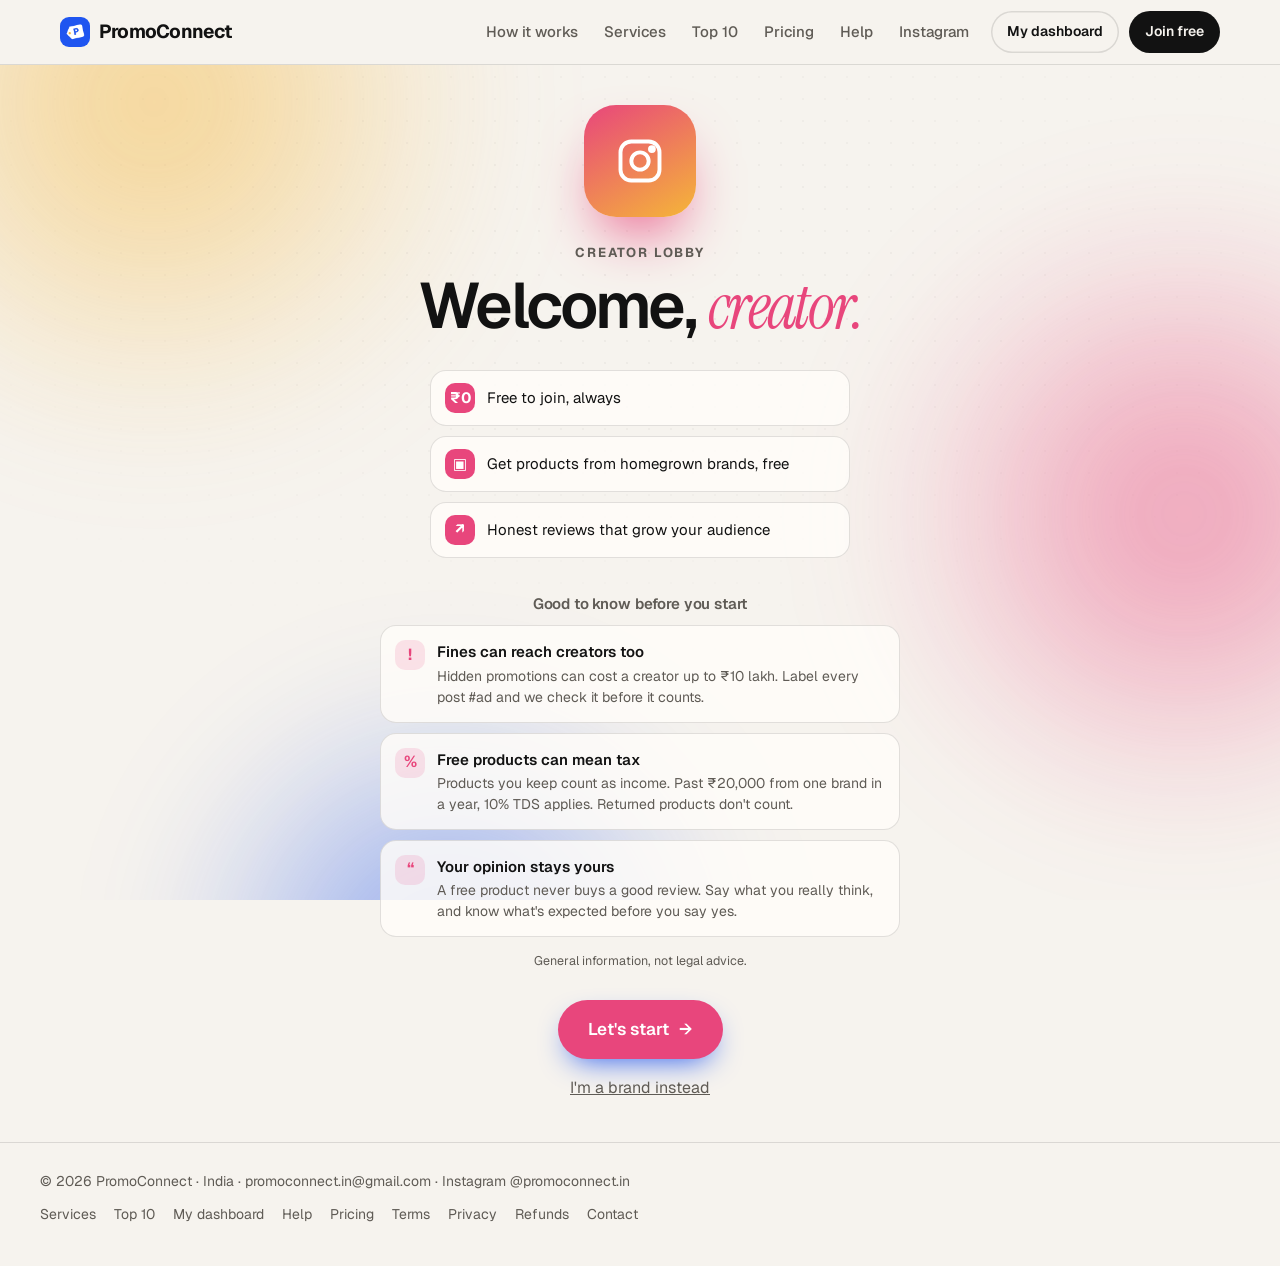
<file: join.html>
<!DOCTYPE html>
<html lang="en">
<head>
<meta charset="utf-8">
<meta name="viewport" content="width=device-width, initial-scale=1, viewport-fit=cover">
<title>Join PromoConnect | Creators and brands</title>
<meta name="description" content="Join PromoConnect free. Creators get products from homegrown Indian brands. Brands get honest reels, posts and reviews.">
<link rel="icon" href="[data-uri]">
<link rel="preconnect" href="https://fonts.googleapis.com"><link rel="preconnect" href="https://fonts.gstatic.com" crossorigin>
<link href="https://fonts.googleapis.com/css2?family=Instrument+Serif:ital@0;1&family=Geist:wght@400;500;600;700&display=swap" rel="stylesheet">
<style>
/* Layout: one calm card on the warm page; a pill switch picks creator or brand; same tokens as the home page */
:root{--bg:#f6f3ee;--bg2:#ece7df;--ink:#121212;--muted:#5f5b55;--line:rgba(18,18,18,.12);--card:#fffdf9;--field:#ffffff;--acc:#1F55F0;--acc-ink:#fff;--soft:rgba(31,85,240,.12);--sun:#F5B638;--err:#C2362B;--ok:#1a8a5a;--shadow:0 30px 60px -24px rgba(20,25,60,.25)}
@media (prefers-color-scheme:dark){:root:not([data-theme="light"]){color-scheme:dark;--bg:#0c0c0d;--bg2:#141416;--ink:#f3efe8;--muted:#a19c94;--line:rgba(243,239,232,.14);--card:#18181b;--field:#111113;--acc:#5C84FF;--acc-ink:#0a0f24;--soft:rgba(92,132,255,.16);--err:#FF7A6E;--ok:#4cc38a;--shadow:0 30px 60px -24px rgba(0,0,0,.6)}}
:root[data-theme="dark"]{color-scheme:dark;--bg:#0c0c0d;--bg2:#141416;--ink:#f3efe8;--muted:#a19c94;--line:rgba(243,239,232,.14);--card:#18181b;--field:#111113;--acc:#5C84FF;--acc-ink:#0a0f24;--soft:rgba(92,132,255,.16);--err:#FF7A6E;--ok:#4cc38a;--shadow:0 30px 60px -24px rgba(0,0,0,.6)}
*,*::before,*::after{box-sizing:border-box}
html{overflow-x:clip}
body{margin:0;background:var(--bg);color:var(--ink);font:16px/1.55 Geist,system-ui,-apple-system,"Segoe UI",sans-serif;-webkit-font-smoothing:antialiased}
a{color:var(--acc)}
:focus-visible{outline:2px solid var(--acc);outline-offset:2px}
.serif{font-family:"Instrument Serif",Georgia,serif;font-weight:400;font-style:italic;color:var(--acc)}
.wrap{max-width:760px;margin:0 auto;padding-inline:20px}
.nav{position:sticky;top:0;z-index:10;padding-top:env(safe-area-inset-top,0px);background:var(--bg);border-bottom:1px solid var(--line)}
.nav .in{max-width:1200px;margin:0 auto;padding:0 20px;height:64px;display:flex;align-items:center;justify-content:space-between}
.logo{display:flex;align-items:center;gap:9px;font-weight:700;font-size:19px;letter-spacing:-.04em;color:var(--ink);text-decoration:none}
.logo img{width:30px;height:30px;border-radius:9px}
.nav .back{color:var(--muted);text-decoration:none;font-size:15px}
.head{padding-block:clamp(40px,7vw,72px) 24px;text-align:center}
.head h1{font-size:clamp(38px,6vw,64px);font-weight:600;letter-spacing:-.04em;line-height:1.03;margin:0;text-wrap:balance}
.head p{color:var(--muted);font-size:18px;max-width:44ch;margin:16px auto 0}
.switch{display:inline-flex;background:var(--bg2);border-radius:999px;padding:5px;margin:28px auto 0;gap:4px}
.switch button{font:inherit;font-weight:600;font-size:15px;border:0;background:transparent;color:var(--ink);border-radius:999px;padding:11px 22px;cursor:pointer;display:flex;align-items:center;gap:8px}
.switch button[aria-selected="true"]{background:var(--ink);color:var(--bg)}
.dot{width:9px;height:9px;border-radius:50%;display:inline-block;flex:none}
.card{background:var(--card);border:1px solid var(--line);border-radius:28px;padding:clamp(22px,4vw,40px);box-shadow:var(--shadow);margin-bottom:60px}
form[hidden],.done[hidden]{display:none}
.grid{display:grid;grid-template-columns:1fr 1fr;gap:18px 16px}
@media (max-width:620px){.grid{grid-template-columns:1fr}}
.f{display:flex;flex-direction:column;gap:7px;min-width:0}
.f.full{grid-column:1/-1}
label,.lab{font-size:14px;font-weight:600}
.opt{font-weight:400;color:var(--muted)}
input[type=text],input[type=email],input[type=tel],input[type=url],select,textarea{font:inherit;color:var(--ink);background:var(--field);border:1.5px solid var(--line);border-radius:14px;padding:13px 14px;width:100%;min-width:0;transition:border-color .2s}
textarea{min-height:96px;resize:vertical}
input:focus,select:focus,textarea:focus{border-color:var(--acc);outline:none;box-shadow:0 0 0 4px var(--soft)}
.chips{display:flex;flex-wrap:wrap;gap:8px}
.chips label{position:relative;font-weight:500;font-size:14px;cursor:pointer}
.chips input{position:absolute;opacity:0;pointer-events:none}
.chips span{display:inline-block;border:1.5px solid var(--line);border-radius:999px;padding:8px 14px;background:var(--field);transition:background .2s,border-color .2s,color .2s}
.chips input:checked+span{background:var(--acc);border-color:var(--acc);color:var(--acc-ink)}
.chips input:focus-visible+span{outline:2px solid var(--acc);outline-offset:2px}
.hint{font-size:13px;color:var(--muted)}
.err{font-size:13px;color:var(--err);min-height:0}
.f.bad input,.f.bad select,.f.bad textarea{border-color:var(--err)}
.agree{display:flex;gap:10px;align-items:flex-start;font-size:14px;font-weight:400;cursor:pointer}
.agree input{width:20px;height:20px;margin:1px 0 0;accent-color:var(--acc);flex:none}
.sep{grid-column:1/-1;border:0;border-top:1px solid var(--line);margin:6px 0}
.submit{grid-column:1/-1;display:flex;flex-wrap:wrap;align-items:center;gap:14px;margin-top:6px}
.btn{font:inherit;font-weight:600;font-size:16px;border:0;border-radius:999px;padding:15px 26px;background:var(--acc);color:var(--acc-ink);cursor:pointer;display:inline-flex;align-items:center;gap:10px;box-shadow:0 12px 30px -12px var(--acc)}
.btn[disabled]{opacity:.6;cursor:progress}
.formerr{color:var(--err);font-size:14px}
.hp{position:absolute;left:-9999px;width:1px;height:1px;overflow:hidden}
.done{text-align:center;padding:20px 0}
.done .tick{width:72px;height:72px;border-radius:50%;background:var(--soft);color:var(--acc);display:grid;place-items:center;margin:0 auto 18px}
.done h2{font-size:34px;letter-spacing:-.03em;margin:0}
.done p{color:var(--muted);max-width:42ch;margin:12px auto 0}
.done ol{text-align:left;max-width:420px;margin:22px auto 0;padding-left:20px;color:var(--muted)}
.done li{margin:6px 0}
footer{border-top:1px solid var(--line);padding:28px 20px 40px;color:var(--muted);font-size:14px}
footer .in{max-width:1200px;margin:0 auto;display:flex;flex-wrap:wrap;justify-content:space-between;gap:12px 24px}
footer nav{display:flex;flex-wrap:wrap;gap:8px 18px}
footer a{color:var(--muted);text-decoration:none}

/* ===== creative layer: drifting light, floating objects, 3D flip between creator and brand ===== */
body{position:relative;isolation:isolate}
.bgfx{position:fixed;inset:0;z-index:-1;overflow:hidden;pointer-events:none}
.blob{position:absolute;border-radius:50%;filter:blur(70px);opacity:.55;transition:background 1.2s ease,opacity 1.2s ease;will-change:transform}
.b1{width:60vmax;height:60vmax;left:-18vmax;top:-22vmax;background:radial-gradient(circle,var(--g1),transparent 62%);animation:drift1 24s ease-in-out infinite alternate}
.b2{width:55vmax;height:55vmax;right:-20vmax;top:18vh;background:radial-gradient(circle,var(--g2),transparent 62%);animation:drift2 28s ease-in-out infinite alternate}
.b3{width:50vmax;height:50vmax;left:10vw;bottom:-30vmax;background:radial-gradient(circle,var(--g3),transparent 62%);animation:drift3 32s ease-in-out infinite alternate}
@keyframes drift1{to{transform:translate(14vw,10vh) scale(1.1)}}
@keyframes drift2{to{transform:translate(-12vw,-8vh) scale(1.15)}}
@keyframes drift3{to{transform:translate(10vw,-12vh) scale(1.05)}}
.grain{position:absolute;inset:0;background-image:radial-gradient(color-mix(in srgb,var(--ink) 9%,transparent) 1px,transparent 1.2px);background-size:22px 22px;-webkit-mask-image:radial-gradient(ellipse 80% 60% at 50% 30%,#000,transparent 80%);mask-image:radial-gradient(ellipse 80% 60% at 50% 30%,#000,transparent 80%);opacity:.5}
:root{--g1:#F5B638;--g2:#E8467C;--g3:#1F55F0}
body.brand{--g1:#1F55F0;--g2:#22B3A6;--g3:#8B5CF6}
.objs{position:absolute;inset:0;transform:translate3d(calc(var(--px,0) * -14px),calc(var(--py,0) * -14px),0);transition:transform .4s ease-out}
.obj{position:absolute;width:var(--s,64px);height:var(--s,64px);border-radius:20px;display:grid;place-items:center;background:color-mix(in srgb,var(--card) 70%,transparent);border:1px solid var(--line);box-shadow:0 20px 40px -18px rgba(20,25,60,.35);backdrop-filter:blur(8px);-webkit-backdrop-filter:blur(8px);animation:floaty var(--d,9s) ease-in-out infinite;animation-delay:var(--dl,0s);transition:opacity .8s ease,transform .8s ease}
.obj svg{width:52%;height:52%}
@keyframes floaty{0%,100%{translate:0 0;rotate:var(--r0,-6deg)}50%{translate:0 -22px;rotate:var(--r1,6deg)}}
.obj.c{opacity:1}.obj.b{opacity:0}
body.brand .obj.c{opacity:0}body.brand .obj.b{opacity:1}
@media (max-width:760px){.obj{--s:46px!important;border-radius:14px}.obj.hide-sm{display:none}}

.switch{position:relative;padding:6px;box-shadow:inset 0 0 0 1px var(--line);background:color-mix(in srgb,var(--card) 70%,transparent);backdrop-filter:blur(10px);-webkit-backdrop-filter:blur(10px)}
.switch .thumb{position:absolute;top:6px;bottom:6px;left:6px;border-radius:999px;background:var(--ink);transition:transform .55s cubic-bezier(.3,1.4,.5,1),width .55s cubic-bezier(.3,1.4,.5,1);z-index:0;box-shadow:0 10px 24px -10px rgba(0,0,0,.5)}
.switch button{position:relative;z-index:1;transition:color .35s}
.switch button[aria-selected="true"]{background:transparent;color:var(--bg)}

.scene{perspective:1800px;margin-bottom:60px}
.flipper{position:relative;transform-style:preserve-3d;transition:transform .9s cubic-bezier(.3,1.25,.4,1),height .6s cubic-bezier(.2,.8,.2,1)}
.flipper.flip{transform:rotateY(180deg)}
.face{position:absolute;left:0;right:0;top:0;backface-visibility:hidden;-webkit-backface-visibility:hidden;margin-bottom:0!important}
.face.back{transform:rotateY(180deg)}
.face .ftitle{display:flex;align-items:center;gap:12px;margin:0 0 22px}
.face .ftitle .ic{width:46px;height:46px;border-radius:14px;display:grid;place-items:center;flex:none}
.face .ftitle b{display:block;font-size:20px;letter-spacing:-.02em}
.face .ftitle span{font-size:14px;color:var(--muted)}
.prog{margin-left:auto;display:flex;align-items:center;gap:8px;font-size:13px;color:var(--muted);font-variant-numeric:tabular-nums}
.prog svg{transform:rotate(-90deg)}
.prog circle{fill:none;stroke-width:4}
.prog .t{stroke:var(--line)}.prog .v{stroke:var(--acc);stroke-linecap:round;transition:stroke-dashoffset .5s ease}
.face .f{opacity:0;transform:translateY(14px)}
.face.live .f{opacity:1;transform:none;transition:opacity .5s ease,transform .6s cubic-bezier(.2,.8,.2,1)}
.done-wrap[hidden]{display:none}
.confetti{position:fixed;inset:0;pointer-events:none;z-index:50;overflow:hidden}
.confetti i{position:absolute;top:-20px;width:10px;height:14px;border-radius:3px;animation:fall var(--t,2.4s) cubic-bezier(.2,.6,.4,1) forwards;animation-delay:var(--dl,0s)}
@keyframes fall{to{transform:translate3d(var(--x,0),105vh,0) rotate(var(--rot,540deg))}}
.done .tick{animation:pop .7s cubic-bezier(.3,1.6,.5,1) both}
@keyframes pop{from{transform:scale(.3);opacity:0}to{transform:none;opacity:1}}
@media (prefers-reduced-motion:reduce){.blob,.obj{animation:none}.flipper,.switch .thumb{transition:none}.face .f{opacity:1;transform:none}.confetti{display:none}}

/* calm mode: still light, no flip, a lobby before the form */
.blob{animation:none!important}
.flipper,.flipper.flip{transform:none!important;transition:height .5s cubic-bezier(.2,.8,.2,1)}
.face,.face.back{transform:none;backface-visibility:visible;-webkit-backface-visibility:visible;opacity:0;visibility:hidden;transition:opacity .45s ease,visibility 0s .45s}
.face.on{opacity:1;visibility:visible;transition:opacity .45s ease .05s,visibility 0s}
.lobby{min-height:calc(100vh - 64px);min-height:calc(100svh - 64px);display:grid;place-items:center;padding-block:40px;text-align:center}
.lobby[hidden]{display:none}
.lobby .in{max-width:560px}
.lobby .badge{width:112px;height:112px;border-radius:32px;margin:0 auto 26px;display:grid;place-items:center;color:#fff;box-shadow:0 30px 60px -20px var(--lc,#1F55F0);animation:lb-in 1s cubic-bezier(.3,1.5,.5,1) both}
.lobby .badge svg{width:52px;height:52px}
.lobby .kick{font-size:13px;font-weight:700;letter-spacing:.14em;text-transform:uppercase;color:var(--muted);animation:lb-up .7s cubic-bezier(.2,.8,.2,1) .25s both}
.lobby h1{font-size:clamp(38px,7vw,64px);font-weight:600;letter-spacing:-.04em;line-height:1.03;margin:10px 0 0;animation:lb-up .8s cubic-bezier(.2,.8,.2,1) .35s both}
.lobby h1 .serif{color:var(--lc,#1F55F0)}
.lobby .perks{list-style:none;padding:0;margin:30px auto 0;display:grid;gap:10px;max-width:420px;text-align:left}
.lobby .perks li{display:flex;gap:12px;align-items:center;background:color-mix(in srgb,var(--card) 82%,transparent);border:1px solid var(--line);border-radius:16px;padding:12px 14px;font-size:15px;animation:lb-up .7s cubic-bezier(.2,.8,.2,1) both}
.lobby .perks li:nth-child(1){animation-delay:.55s}.lobby .perks li:nth-child(2){animation-delay:.68s}.lobby .perks li:nth-child(3){animation-delay:.81s}
.lobby .perks i{width:30px;height:30px;border-radius:10px;display:grid;place-items:center;flex:none;font-style:normal;font-weight:700;color:#fff;background:var(--lc,#1F55F0)}
.lobby .trust{max-width:520px;margin:34px auto 0;text-align:left}
.lobby .trust h2{font-size:15px;font-weight:600;color:var(--muted);text-align:center;margin:0 0 4px;letter-spacing:-.01em}
.lobby .trust .tc{display:flex;gap:12px;align-items:flex-start;background:color-mix(in srgb,var(--card) 82%,transparent);border:1px solid var(--line);border-radius:16px;padding:14px;margin-top:10px;animation:lb-up .7s cubic-bezier(.2,.8,.2,1) both}
.lobby .trust .tc:nth-child(2){animation-delay:.95s}.lobby .trust .tc:nth-child(3){animation-delay:1.05s}.lobby .trust .tc:nth-child(4){animation-delay:1.15s}
.lobby .trust .tc i{width:30px;height:30px;border-radius:10px;display:grid;place-items:center;flex:none;font-style:normal;font-weight:700;color:var(--lc,#1F55F0);background:color-mix(in srgb,var(--lc,#1F55F0) 14%,transparent)}
.lobby .trust .tc b{display:block;font-size:15px;font-weight:600}
.lobby .trust .tc span{display:block;font-size:14px;color:var(--muted);line-height:1.5;margin-top:2px}
.lobby .trust .fine{font-size:12.5px;color:var(--muted);text-align:center;margin:14px 0 0}
.lobby .go{margin-top:30px;animation:lb-up .7s cubic-bezier(.2,.8,.2,1) 1.3s both}
.lobby .go .btn{font-size:17px;padding:16px 30px;background:var(--lc,#1F55F0)}
.lobby .other{display:block;margin:16px auto 0;font-size:14px;color:var(--muted);background:none;border:0;font:inherit;cursor:pointer;text-decoration:underline}
@keyframes lb-in{from{opacity:0;transform:scale(.4) rotate(-12deg)}to{opacity:1;transform:none}}
@keyframes lb-up{from{opacity:0;transform:translateY(22px)}to{opacity:1;transform:none}}
.lobby.leave{animation:lb-out .45s ease both}
@keyframes lb-out{to{opacity:0;transform:translateY(-30px) scale(.98)}}
.formarea.enter .head,.formarea.enter .scene{animation:lb-up .7s cubic-bezier(.2,.8,.2,1) both}
.formarea.enter .scene{animation-delay:.12s}
.formarea[hidden]{display:none}
@media (prefers-reduced-motion:reduce){.lobby *,.lobby,.formarea.enter *{animation:none!important}}

/* keep the page from sliding sideways on iPhone/iPad */
html,body{max-width:100%;overflow-x:hidden}
body{touch-action:pan-y pinch-zoom;overscroll-behavior-x:none}
main,.scene,.formarea,.lobby{max-width:100%;overflow-x:clip}

/* shared menu */
.pn{position:sticky;top:0;z-index:40;padding-top:env(safe-area-inset-top,0px);background:var(--bg);border-bottom:1px solid var(--line)}
.pn-in{max-width:1200px;margin:0 auto;padding:0 20px;height:64px;display:flex;align-items:center;gap:10px}
.pn-logo{display:flex;align-items:center;gap:9px;margin-right:auto;font-weight:700;font-size:19px;letter-spacing:-.04em;color:var(--ink);text-decoration:none;white-space:nowrap}
.pn-logo img{width:30px;height:30px;border-radius:9px}
.pn-links{display:flex;gap:2px}
.pn-links a{color:var(--muted);text-decoration:none;font-size:15px;font-weight:500;padding:8px 12px;border-radius:999px;white-space:nowrap}
.pn-links a:hover{color:var(--ink)}
.pn-links a[aria-current]{color:var(--ink);background:color-mix(in srgb,var(--ink) 8%,transparent)}
.pn-dash,.pn-join{font-size:14px;font-weight:600;text-decoration:none;border-radius:999px;padding:10px 16px;white-space:nowrap}
.pn-dash{color:var(--ink);box-shadow:inset 0 0 0 1.5px var(--line)}
.pn-join{background:var(--ink);color:var(--bg)}
.pn-menu{display:none;width:42px;height:42px;border-radius:50%;border:0;box-shadow:inset 0 0 0 1.5px var(--line);background:transparent;color:var(--ink);cursor:pointer;place-items:center;padding:0}
.pn-menu span{display:block;width:16px;height:2px;border-radius:2px;background:currentColor;margin:2.5px auto;transition:transform .25s}
.pn-menu[aria-expanded="true"] span:first-child{transform:translateY(3.5px) rotate(45deg)}
.pn-menu[aria-expanded="true"] span:last-child{transform:translateY(-3.5px) rotate(-45deg)}
.pn-panel{max-width:1200px;margin:0 auto;padding:6px 20px 18px;display:grid}
.pn-panel[hidden]{display:none}
.pn-panel a{padding:14px 4px;font-size:17px;font-weight:500;color:var(--ink);text-decoration:none;border-top:1px solid var(--line);display:flex;justify-content:space-between}
.pn-panel a::after{content:"›";color:var(--muted)}
@media (max-width:1060px){.pn-links,.pn-dash{display:none}.pn-menu{display:grid}}
@media (min-width:1061px){.pn-panel{display:none!important}}
</style>
</head>
<body>
<div class="bgfx" aria-hidden="true"><div class="blob b1"></div><div class="blob b2"></div><div class="blob b3"></div><div class="grain"></div></div>
<header class="pn" id="nav"><div class="pn-in">
  <a class="pn-logo" href="index.html"><img src="logo.png" alt="">PromoConnect</a>
  <nav class="pn-links" aria-label="Main"><a href="index.html#how">How it works</a><a href="services.html">Services</a><a href="leaderboard.html">Top 10</a><a href="pricing.html">Pricing</a><a href="help.html">Help</a><a href="https://instagram.com/promoconnect.in">Instagram</a></nav>
  <a class="pn-dash" href="dashboard.html">My dashboard</a>
  <a class="pn-join" href="join.html">Join free</a>
  <button class="pn-menu" type="button" aria-expanded="false" aria-controls="pnPanel" aria-label="Menu"><span></span><span></span></button>
</div><nav class="pn-panel" id="pnPanel" aria-label="Menu" hidden><a href="index.html#how">How it works</a><a href="services.html">Services</a><a href="leaderboard.html">Top 10</a><a href="pricing.html">Pricing</a><a href="help.html">Help</a><a href="https://instagram.com/promoconnect.in">Instagram</a><a href="dashboard.html">My dashboard</a><a href="contact.html">Contact</a></nav></header>

<main class="wrap">
  <section class="lobby" id="lobby" aria-labelledby="lbTitle">
    <div class="in">
      <div class="badge" id="lbBadge"></div>
      <div class="kick" id="lbKick">Creator lobby</div>
      <h1 id="lbTitle">Welcome, <span class="serif">creator.</span></h1>
      <ul class="perks" id="lbPerks"></ul>
      <div class="trust" id="lbTrust"></div>
      <div class="go"><button class="btn" type="button" id="lbStart">Let's start <span aria-hidden="true">→</span></button>
      <button class="other" type="button" id="lbOther">I'm a brand instead</button></div>
    </div>
  </section>
  <div class="formarea" id="formarea" hidden>
  <div class="head">
    <h1>Join PromoConnect <span class="serif">free.</span></h1>
    <p>Two minutes, one form. We'll email you as soon as your first match is ready.</p>
    <div class="switch" role="tablist" aria-label="I am joining as"><span class="thumb" id="thumb"></span>
      <button type="button" role="tab" id="tab-creator" aria-controls="creatorForm" aria-selected="true" data-t="creator"><i class="dot" style="background:var(--sun)"></i>I'm a creator</button>
      <button type="button" role="tab" id="tab-brand" aria-controls="brandForm" aria-selected="false" data-t="brand"><i class="dot" style="background:var(--acc)"></i>I'm a brand</button>
    </div>
  </div>

  <div class="scene" id="scene"><div class="flipper" id="flipper">
    <!-- CREATOR -->
    <form id="creatorForm" class="card face front live" role="tabpanel" aria-labelledby="tab-creator" novalidate>
      <div class="ftitle"><span class="ic" style="background:rgba(245,182,56,.18);color:#D9822B"><svg width="24" height="24" viewBox="0 0 24 24" fill="none" stroke="currentColor" stroke-width="1.8" stroke-linecap="round" stroke-linejoin="round" aria-hidden="true"><rect x="3" y="3" width="18" height="18" rx="5"/><circle cx="12" cy="12" r="4"/></svg></span><div><b>Creator profile</b><span>Get free products from brands you love</span></div><div class="prog" aria-hidden="true"><svg width="34" height="34" viewBox="0 0 34 34"><circle class="t" cx="17" cy="17" r="14"/><circle class="v" cx="17" cy="17" r="14" stroke-dasharray="88" stroke-dashoffset="88"/></svg><span class="pct">0%</span></div></div>
      <input type="hidden" name="type" value="creator">
      <div class="hp" aria-hidden="true"><label for="c-hp">Leave empty</label><input id="c-hp" name="company_website" tabindex="-1" autocomplete="off"></div>
      <div class="grid">
        <div class="f"><label for="c-name">Full name</label><input id="c-name" name="name" type="text" autocomplete="name" required><span class="err"></span></div>
        <div class="f"><label for="c-email">Email</label><input id="c-email" name="email" type="email" autocomplete="email" required><span class="err"></span></div>
        <div class="f"><label for="c-ig">Instagram handle</label><input id="c-ig" name="instagram" type="text" placeholder="@yourname" autocapitalize="none" required><span class="err"></span></div>
        <div class="f"><label for="c-fol">Followers</label><select id="c-fol" name="followers" required><option value="">Choose</option><option>Under 1K</option><option>1K–5K</option><option>5K–10K</option><option>10K–50K</option><option>50K–100K</option><option>100K+</option></select><span class="err"></span></div>
        <div class="f full"><span class="lab" id="c-top-l">What do you post about?</span><div class="chips" role="group" aria-labelledby="c-top-l" data-name="topics" data-required>
          <label><input type="checkbox" value="Skincare"><span>Skincare</span></label><label><input type="checkbox" value="Beauty & makeup"><span>Beauty &amp; makeup</span></label><label><input type="checkbox" value="Haircare"><span>Haircare</span></label><label><input type="checkbox" value="Fashion"><span>Fashion</span></label><label><input type="checkbox" value="Food"><span>Food</span></label><label><input type="checkbox" value="Fitness"><span>Fitness</span></label><label><input type="checkbox" value="Home & decor"><span>Home &amp; decor</span></label><label><input type="checkbox" value="Lifestyle"><span>Lifestyle</span></label><label><input type="checkbox" value="Tech & gadgets"><span>Tech &amp; gadgets</span></label><label><input type="checkbox" value="Other"><span>Other</span></label>
        </div><span class="err"></span></div>
        <div class="f"><label for="c-city">City</label><input id="c-city" name="city" type="text" autocomplete="address-level2" required><span class="err"></span></div>
        <div class="f"><label for="c-wa">WhatsApp number <span class="opt">(optional)</span></label><input id="c-wa" name="whatsapp" type="tel" inputmode="tel" placeholder="+91" autocomplete="tel"><span class="err"></span></div>
        <div class="f full"><label for="c-post">Link to your best post or reel</label><input id="c-post" name="post" type="url" inputmode="url" placeholder="https://instagram.com/p/…" autocapitalize="none" required><span class="err"></span></div>
        <div class="f full"><span class="lab" id="c-col-l">Have you done brand collaborations before?</span><div class="chips" role="radiogroup" aria-labelledby="c-col-l" data-name="collabs" data-required data-radio>
          <label><input type="radio" name="c-col" value="Yes"><span>Yes</span></label><label><input type="radio" name="c-col" value="No"><span>No, this is my first</span></label>
        </div><span class="err"></span></div>
        <hr class="sep">
        <div class="f full"><label class="agree"><input type="checkbox" name="label" value="Agreed" required><span>I'll label every collaboration post #ad, as ASCI rules require.</span></label><span class="err"></span></div>
        <div class="f full"><label class="agree"><input type="checkbox" name="leaderboard" value="Yes"><span>Show my Instagram handle and badges on the public <a href="leaderboard.html" target="_blank">Top 10</a> when I earn a place. <span class="opt">(optional, you can change this later)</span></span></label><span class="err"></span></div>
        <div class="f full"><label class="agree"><input type="checkbox" name="terms" value="Agreed" required><span>I'm 18 or older and I agree to the <a href="terms.html" target="_blank">Terms</a> and <a href="privacy.html" target="_blank">Privacy Policy</a>.</span></label><span class="err"></span></div>
        <div class="submit"><button class="btn" type="submit">Join as a creator <span aria-hidden="true">→</span></button><span class="formerr" role="alert"></span></div>
      </div>
    </form>

    <!-- BRAND -->
    <form id="brandForm" class="card face back" role="tabpanel" aria-labelledby="tab-brand" novalidate>
      <div class="ftitle"><span class="ic" style="background:rgba(31,85,240,.14);color:#1F55F0"><svg width="24" height="24" viewBox="0 0 24 24" fill="none" stroke="currentColor" stroke-width="1.8" stroke-linecap="round" stroke-linejoin="round" aria-hidden="true"><path d="M3 9l2-5h14l2 5"/><path d="M4 9v11h16V9"/><path d="M3 9h18"/><path d="M9 20v-6h6v6"/></svg></span><div><b>Brand profile</b><span>Get honest content from real creators</span></div><div class="prog" aria-hidden="true"><svg width="34" height="34" viewBox="0 0 34 34"><circle class="t" cx="17" cy="17" r="14"/><circle class="v" cx="17" cy="17" r="14" stroke-dasharray="88" stroke-dashoffset="88"/></svg><span class="pct">0%</span></div></div>
      <input type="hidden" name="type" value="brand">
      <div class="hp" aria-hidden="true"><label for="b-hp">Leave empty</label><input id="b-hp" name="company_website" tabindex="-1" autocomplete="off"></div>
      <div class="grid">
        <div class="f"><label for="b-name">Your name</label><input id="b-name" name="name" type="text" autocomplete="name" required><span class="err"></span></div>
        <div class="f"><label for="b-email">Work email</label><input id="b-email" name="email" type="email" autocomplete="email" required><span class="err"></span></div>
        <div class="f"><label for="b-brand">Brand name</label><input id="b-brand" name="brand" type="text" autocomplete="organization" required><span class="err"></span></div>
        <div class="f"><label for="b-ig">Brand Instagram</label><input id="b-ig" name="instagram" type="text" placeholder="@yourbrand" autocapitalize="none" required><span class="err"></span></div>
        <div class="f"><label for="b-web">Website or marketplace link <span class="opt">(optional)</span></label><input id="b-web" name="website" type="url" inputmode="url" placeholder="https://" autocapitalize="none"><span class="err"></span></div>
        <div class="f"><label for="b-wa">WhatsApp number</label><input id="b-wa" name="whatsapp" type="tel" inputmode="tel" placeholder="+91" autocomplete="tel" required><span class="err"></span></div>
        <div class="f full"><span class="lab" id="b-cat-l">What do you sell?</span><div class="chips" role="group" aria-labelledby="b-cat-l" data-name="category" data-required>
          <label><input type="checkbox" value="Skincare"><span>Skincare</span></label><label><input type="checkbox" value="Beauty & makeup"><span>Beauty &amp; makeup</span></label><label><input type="checkbox" value="Haircare"><span>Haircare</span></label><label><input type="checkbox" value="Fashion"><span>Fashion</span></label><label><input type="checkbox" value="Food & snacks"><span>Food &amp; snacks</span></label><label><input type="checkbox" value="Fitness & wellness"><span>Fitness &amp; wellness</span></label><label><input type="checkbox" value="Home & decor"><span>Home &amp; decor</span></label><label><input type="checkbox" value="Accessories"><span>Accessories</span></label><label><input type="checkbox" value="Other"><span>Other</span></label>
        </div><span class="err"></span></div>
        <div class="f full"><label for="b-prod">Product you want promoted, and its price</label><input id="b-prod" name="product" type="text" placeholder="Vitamin C serum, ₹1,200" required><span class="err"></span></div>
        <div class="f full"><span class="lab" id="b-num-l">How many creators would you like to work with?</span><div class="chips" role="radiogroup" aria-labelledby="b-num-l" data-name="creators" data-required data-radio>
          <label><input type="radio" name="b-num" value="1-5"><span>1–5</span></label><label><input type="radio" name="b-num" value="6-20"><span>6–20</span></label><label><input type="radio" name="b-num" value="20+"><span>20+</span></label>
        </div><span class="err"></span></div>
        <div class="f full"><span class="lab" id="b-bef-l">Have you worked with creators before?</span><div class="chips" role="radiogroup" aria-labelledby="b-bef-l" data-name="before" data-required data-radio>
          <label><input type="radio" name="b-bef" value="Yes"><span>Yes</span></label><label><input type="radio" name="b-bef" value="No"><span>No, this is our first time</span></label>
        </div><span class="err"></span></div>
        <div class="f full"><label for="b-prob">What has been your biggest problem with creators so far? <span class="opt">(optional)</span></label><textarea id="b-prob" name="problem"></textarea><span class="err"></span></div>
        <hr class="sep">
        <div class="f full"><label class="agree"><input type="checkbox" name="terms" value="Agreed" required><span>I agree to the <a href="terms.html" target="_blank">Terms</a> and <a href="privacy.html" target="_blank">Privacy Policy</a>, and I'll only send products that are safe and genuine.</span></label><span class="err"></span></div>
        <div class="submit"><button class="btn" type="submit">Sign up my brand <span aria-hidden="true">→</span></button><span class="formerr" role="alert"></span></div>
      </div>
    </form>

  </div></div>
  </div>
  <div class="card done-wrap" id="doneWrap" hidden>
    <div class="done" id="done" tabindex="-1">
      <div class="tick"><svg width="34" height="34" viewBox="0 0 24 24" fill="none" stroke="currentColor" stroke-width="2.4" stroke-linecap="round" stroke-linejoin="round" aria-hidden="true"><path d="M5 12.5l4.5 4.5L19 7.5"/></svg></div>
      <h2 id="doneTitle">You're in!</h2>
      <p id="doneText">Check your email in the next few minutes.</p>
      <ol id="doneSteps"></ol>
      <p style="margin-top:22px"><a href="index.html">Back to home</a> · <a href="https://instagram.com/promoconnect.in">Follow @promoconnect.in</a></p>
    </div>
  </div>
</main>

<footer><div class="in">
  <span>© 2026 PromoConnect · India · promoconnect.in@gmail.com · <a href="https://instagram.com/promoconnect.in" target="_blank" rel="noopener">Instagram @promoconnect.in</a></span>
  <nav><a href="services.html">Services</a><a href="leaderboard.html">Top 10</a><a href="dashboard.html">My dashboard</a><a href="help.html">Help</a><a href="pricing.html">Pricing</a><a href="terms.html">Terms</a><a href="privacy.html">Privacy</a><a href="refund.html">Refunds</a><a href="contact.html">Contact</a></nav>
</div></footer>

<script>
(function(){
  // Paste the Apps Script "Web app URL" here.
  var ENDPOINT = 'https://script.google.com/macros/s/AKfycbyYXvMHUr0huQLzTiupv0fo-H-aEklPTzNxd1v0Oq5pc_h9wiHvZJzfoxpsz7Gy4agq/exec';

  var $ = function(s, r){ return (r || document).querySelector(s); };
  var $$ = function(s, r){ return Array.prototype.slice.call((r || document).querySelectorAll(s)); };
  var tabs = $$('.switch button'), forms = { creator: $('#creatorForm'), brand: $('#brandForm') };
  var flipper = $('#flipper'), scene = $('#scene'), doneWrap = $('#doneWrap'), done = $('#done'), thumb = $('#thumb');
  var reduce = matchMedia('(prefers-reduced-motion: reduce)').matches, cur = null;

  function placeThumb(){ var b = tabs.filter(function(x){ return x.getAttribute('aria-selected') === 'true'; })[0]; if (!b) return;
    thumb.style.width = b.offsetWidth + 'px'; thumb.style.transform = 'translateX(' + (b.offsetLeft - 6) + 'px)'; }
  function fitHeight(){ var f = forms[cur]; if (f) flipper.style.height = f.offsetHeight + 'px'; }
  function show(t){
    if (t === cur) return; cur = t;
    tabs.forEach(function(b){ b.setAttribute('aria-selected', String(b.dataset.t === t)); });
    document.body.classList.toggle('brand', t === 'brand');
    ['creator','brand'].forEach(function(k){ var f = forms[k], on = k === t;
      if (on) f.removeAttribute('inert'); else f.setAttribute('inert', '');
      f.setAttribute('aria-hidden', String(!on));
      f.classList.toggle('on', on); f.classList.remove('live'); if (on) setTimeout(function(){ f.classList.add('live'); }, reduce ? 0 : 120); });
    $$('.face .f').forEach(function(el, i){ el.style.transitionDelay = (Math.min(i % 14, 13) * 0.035) + 's'; });
    scene.hidden = false; doneWrap.hidden = true;
    placeThumb(); fitHeight();
    if (location.hash !== '#' + t) history.replaceState(null, '', '#' + t);
  }
  tabs.forEach(function(b){ b.addEventListener('click', function(){ show(b.dataset.t); }); });
  addEventListener('resize', function(){ placeThumb(); fitHeight(); });
  if (window.ResizeObserver) new ResizeObserver(fitHeight).observe(forms.creator), new ResizeObserver(fitHeight).observe(forms.brand);
  var LOBBY = {
    creator: { c:'#E8467C', kick:'Creator lobby', title:'Welcome, <span class="serif">creator.</span>', other:"I'm a brand instead",
      icon:'<svg viewBox="0 0 24 24" fill="none" stroke="currentColor" stroke-width="1.8" stroke-linecap="round" stroke-linejoin="round"><rect x="3" y="3" width="18" height="18" rx="5"/><circle cx="12" cy="12" r="4"/><circle cx="17.5" cy="6.5" r=".9" fill="currentColor"/></svg>',
      perks:[['₹0','Free to join, always'],['▣','Get products from homegrown brands, free'],['↗','Honest reviews that grow your audience']],
      trust:[["!","Fines can reach creators too","Hidden promotions can cost a creator up to ₹10 lakh. Label every post #ad and we check it before it counts."],["%","Free products can mean tax","Products you keep count as income. Past ₹20,000 from one brand in a year, 10% TDS applies. Returned products don't count."],["“","Your opinion stays yours","A free product never buys a good review. Say what you really think, and know what's expected before you say yes."]] },
    brand: { c:'#1F55F0', kick:'Brand lobby', title:'Welcome, <span class="serif">brand.</span>', other:"I'm a creator instead",
      icon:'<svg viewBox="0 0 24 24" fill="none" stroke="currentColor" stroke-width="1.8" stroke-linecap="round" stroke-linejoin="round"><path d="M3 9l2-5h14l2 5"/><path d="M4 9v11h16V9"/><path d="M3 9h18"/><path d="M9 20v-6h6v6"/></svg>',
      perks:[['✓','Creators matched to your product and city'],['#','Every post checked and labelled'],['₹','Founding brands start free']],
      trust:[["#","Use an approved label","ASCI lists #Ad, #Sponsored and #Partnership. #gifted isn't on its list, so we use #ad."],["!","Fines reach brands too","India's consumer authority can fine brands and creators up to ₹10 lakh, and up to ₹50 lakh for repeat offences."],["%","Free products can mean tax","Gift one creator over ₹20,000 in a year and you deduct 10% TDS. Returned products don't count."]] }
  };
  var lobby = $('#lobby'), formarea = $('#formarea'), lobbyRole = 'creator';
  function showLobby(t){ lobbyRole = t; var L = LOBBY[t];
    lobby.style.setProperty('--lc', L.c); $('#lbBadge').style.background = 'linear-gradient(150deg,' + L.c + ',' + (t === 'brand' ? '#22B3A6' : '#F5B638') + ')';
    $('#lbBadge').innerHTML = L.icon; $('#lbKick').textContent = L.kick; $('#lbTitle').innerHTML = L.title; $('#lbOther').textContent = L.other;
    $('#lbPerks').innerHTML = L.perks.map(function(p){ return '<li><i>' + p[0] + '</i>' + p[1] + '</li>'; }).join('');
    $('#lbTrust').innerHTML = '<h2>Good to know before you start</h2>' + L.trust.map(function(t){ return '<div class="tc"><i aria-hidden="true">' + t[0] + '</i><div><b>' + t[1] + '</b><span>' + t[2] + '</span></div></div>'; }).join('') + '<p class="fine">General information, not legal advice.</p>';
    document.body.classList.toggle('brand', t === 'brand');
    lobby.classList.remove('leave'); lobby.hidden = false; formarea.hidden = true;
    lobby.querySelectorAll('.badge,.kick,h1,.perks li,.trust .tc,.go').forEach(function(el){ el.style.animation = 'none'; el.offsetHeight; el.style.animation = ''; });
    if (location.hash !== '#' + t) history.replaceState(null, '', '#' + t);
  }
  function startForm(){
    var go = function(){ lobby.hidden = true; formarea.hidden = false; formarea.classList.add('enter'); cur = null; show(lobbyRole); window.scrollTo(0, 0); $('input:not([type=hidden])', forms[lobbyRole]) && setTimeout(function(){ var i = forms[lobbyRole].querySelector('.f input'); if (i && innerWidth > 900) i.focus({ preventScroll: true }); }, 500); };
    if (reduce) go(); else { lobby.classList.add('leave'); setTimeout(go, 420); }
  }
  $('#lbStart').addEventListener('click', startForm);
  $('#lbOther').addEventListener('click', function(){ showLobby(lobbyRole === 'creator' ? 'brand' : 'creator'); });
  showLobby(location.hash === '#brand' ? 'brand' : 'creator');
  (document.fonts ? document.fonts.ready : Promise.resolve()).then(function(){ placeThumb(); fitHeight(); });


  // progress ring per form
  function progress(form){ var req = $$('input[required],select[required]', form).filter(function(x){ return x.type !== 'checkbox'; }), groups = $$('.chips[data-required]', form), ticks = $$('input[type=checkbox][required]', form);
    var total = req.length + groups.length + ticks.length, n = 0;
    req.forEach(function(x){ if (x.value.trim()) n++; }); groups.forEach(function(g){ if ($('input:checked', g)) n++; }); ticks.forEach(function(x){ if (x.checked) n++; });
    var p = total ? n / total : 0; $('.prog .v', form).style.strokeDashoffset = (88 * (1 - p)).toFixed(1); $('.prog .pct', form).textContent = Math.round(p * 100) + '%'; }
  Object.keys(forms).forEach(function(k){ ['input','change'].forEach(function(ev){ forms[k].addEventListener(ev, function(){ progress(forms[k]); }); }); });

  function confetti(){ if (reduce) return; var box = document.createElement('div'); box.className = 'confetti'; var cols = ['#1F55F0','#F5B638','#E8467C','#22B3A6','#8B5CF6'];
    for (var i = 0; i < 70; i++){ var c = document.createElement('i'); c.style.left = (Math.random()*100) + 'vw'; c.style.background = cols[i % cols.length];
      c.style.setProperty('--x', (Math.random()*30 - 15) + 'vw'); c.style.setProperty('--rot', (Math.random()*900 - 450) + 'deg'); c.style.setProperty('--t', (1.8 + Math.random()*1.4) + 's'); c.style.setProperty('--dl', (Math.random()*.4) + 's'); box.appendChild(c); }
    document.body.appendChild(box); setTimeout(function(){ box.remove(); }, 4000); }

  function setErr(f, msg){ var box = f.closest('.f'); if (!box) return; box.classList.toggle('bad', !!msg); var e = $('.err', box); if (e) e.textContent = msg || ''; }
  function chipValues(g){ return $$('input:checked', g).map(function(i){ return i.value; }); }

  function validate(form){
    var ok = true, first = null;
    $$('input[required],select[required],textarea[required]', form).forEach(function(el){
      var v = el.type === 'checkbox' ? el.checked : el.value.trim(), msg = '';
      if (!v) msg = el.type === 'checkbox' ? 'Please tick this box to continue.' : 'Please fill this in.';
      else if (el.type === 'email' && !/^[^\s@]+@[^\s@]+\.[^\s@]+$/.test(el.value.trim())) msg = 'Please enter a valid email, like name@gmail.com.';
      else if (el.type === 'url' && !/^(https?:\/\/)?[\w-]+(\.[\w-]+)+\S*$/i.test(el.value.trim())) msg = 'Please paste a full link, starting with https://';
      else if (el.type === 'tel' && el.value.replace(/\D/g, '').length < 10) msg = 'Please enter a 10-digit mobile number.';
      setErr(el, msg); if (msg){ ok = false; first = first || el; }
    });
    $$('input[type=tel]:not([required]),input[type=url]:not([required])', form).forEach(function(el){
      var v = el.value.trim(), msg = '';
      if (v && el.type === 'tel' && v.replace(/\D/g, '').length < 10) msg = 'Please enter a 10-digit mobile number, or leave it empty.';
      if (v && el.type === 'url' && !/^(https?:\/\/)?[\w-]+(\.[\w-]+)+\S*$/i.test(v)) msg = 'Please paste a full link, or leave it empty.';
      setErr(el, msg); if (msg){ ok = false; first = first || el; }
    });
    $$('.chips[data-required]', form).forEach(function(g){
      var has = chipValues(g).length > 0;
      var e = $('.err', g.closest('.f')); e.textContent = has ? '' : (g.hasAttribute('data-radio') ? 'Please choose one.' : 'Please choose at least one.');
      if (!has){ ok = false; first = first || $('input', g); }
    });
    if (first) first.focus();
    return ok;
  }

  function payload(form){
    var data = new URLSearchParams();
    $$('input[name],select[name],textarea[name]', form).forEach(function(el){
      if (el.type === 'radio') return;
      if (el.type === 'checkbox') { if (el.checked) data.append(el.name, el.value); return; }
      data.append(el.name, el.value.trim());
    });
    $$('.chips[data-name]', form).forEach(function(g){ data.append(g.dataset.name, chipValues(g).join(', ')); });
    var ig = data.get('instagram'); if (ig && ig.charAt(0) !== '@') data.set('instagram', '@' + ig.replace(/^https?:\/\/(www\.)?instagram\.com\//i, '').replace(/\/.*$/, ''));
    var w = data.get('website'); if (w && !/^https?:\/\//i.test(w)) data.set('website', 'https://' + w);
    var p = data.get('post'); if (p && !/^https?:\/\//i.test(p)) data.set('post', 'https://' + p);
    return data;
  }

  function success(type, form){
    var first = ($('[name=name]', form).value.trim().split(' ')[0]) || 'there';
    $('#doneTitle').textContent = type === 'creator' ? 'Welcome, ' + first + '!' : 'Thanks, ' + first + '!';
    $('#doneText').textContent = 'We have sent a welcome email to ' + $('[name=email]', form).value.trim() + '. Check your spam folder if you can\'t see it.';
    $('#doneSteps').innerHTML = type === 'creator'
      ? '<li>When a brand fits your profile, we message you with the product.</li><li>Say yes, and the brand ships it to you free.</li><li>Post your honest review within 14 days, labelled #ad, and keep it.</li>'
      : '<li>We email you to book a quick 10-minute call.</li><li>We send you creator profiles that fit your product.</li><li>You ship only to the creators you approve.</li>';
    scene.hidden = true; doneWrap.hidden = false; done.focus(); confetti();
    window.scrollTo({ top: 0, behavior: 'smooth' });
  }

  Object.keys(forms).forEach(function(type){
    var form = forms[type];
    form.addEventListener('input', function(e){ if (e.target.closest('.f.bad')) setErr(e.target, ''); });
    form.addEventListener('change', function(e){ var g = e.target.closest('.chips'); if (g){ var er = $('.err', g.closest('.f')); if (er) er.textContent = ''; } });
    form.addEventListener('submit', function(e){
      e.preventDefault();
      var fe = $('.formerr', form); fe.textContent = '';
      if (!validate(form)) return;
      if (!/^https:\/\/script\.google\.com\//.test(ENDPOINT)) { fe.textContent = 'Sign-ups open very soon. Please email promoconnect.in@gmail.com for now.'; return; }
      var btn = $('button[type=submit]', form), label = btn.innerHTML;
      btn.disabled = true; btn.textContent = 'Sending…';
      fetch(ENDPOINT, { method: 'POST', mode: 'no-cors', body: payload(form) })
        .then(function(){ success(type, form); form.reset(); })
        .catch(function(){ fe.textContent = 'Could not send. Check your internet connection and try again.'; })
        .then(function(){ btn.disabled = false; btn.innerHTML = label; });
    });
  });
})();
</script>
<script>(function(){var b=document.querySelector('.pn-menu'),p=document.getElementById('pnPanel');if(!b||!p)return;
b.addEventListener('click',function(){var o=b.getAttribute('aria-expanded')==='true';b.setAttribute('aria-expanded',String(!o));p.hidden=o;});
p.addEventListener('click',function(e){if(e.target.closest('a')){b.setAttribute('aria-expanded','false');p.hidden=true;}});})();</script>
</body>
</html>
</file>
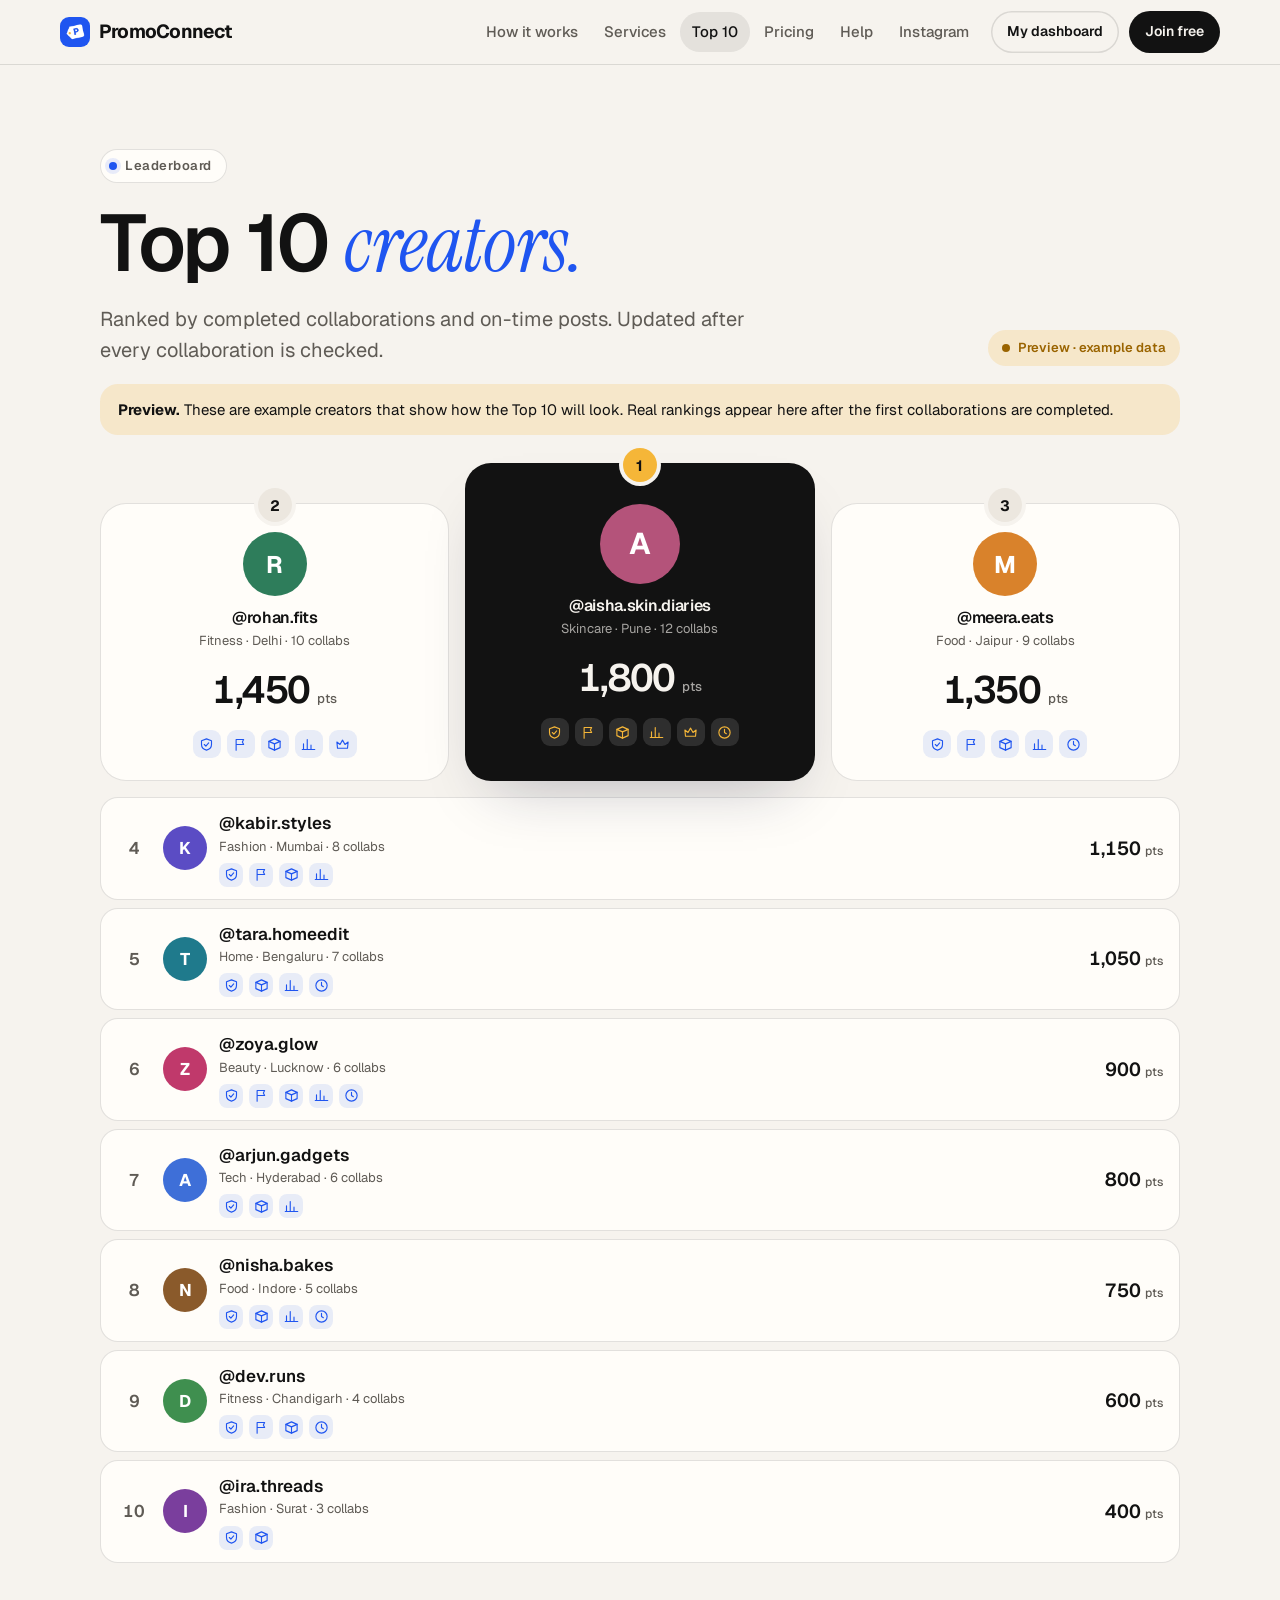
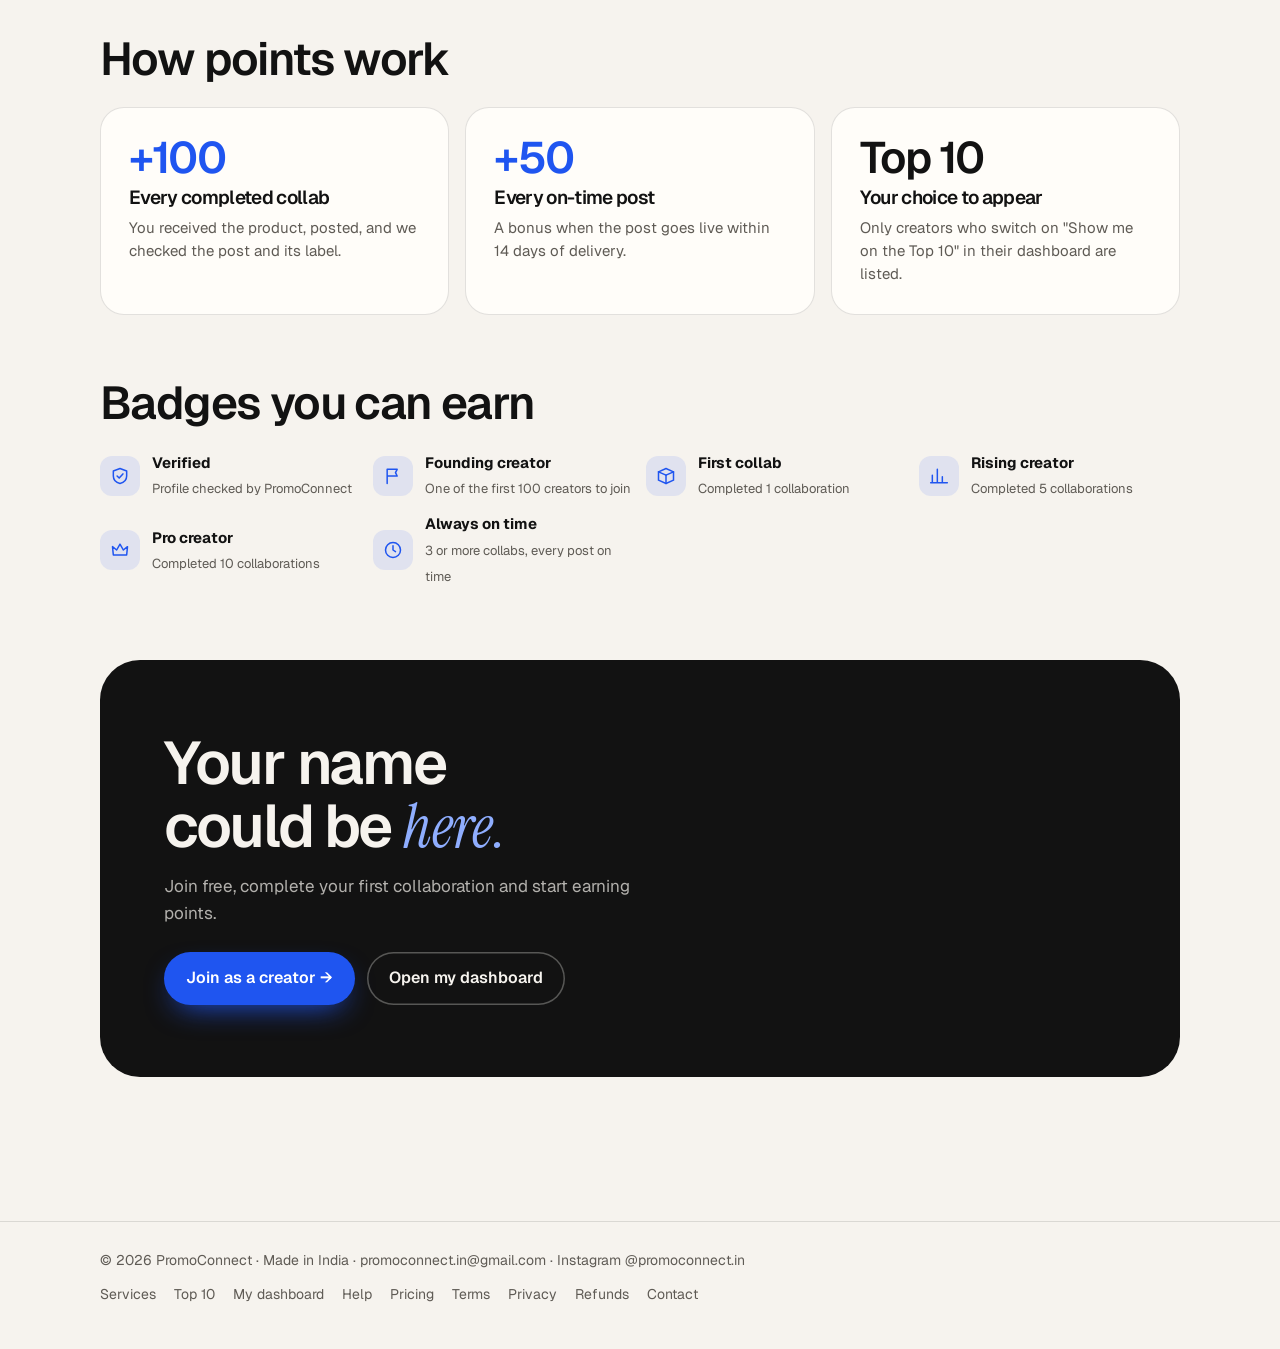
<file: leaderboard.html>
<!DOCTYPE html>
<html lang="en">
<head>
<meta charset="utf-8">
<meta name="viewport" content="width=device-width, initial-scale=1, viewport-fit=cover">
<title>Top 10 creators | PromoConnect</title>
<meta name="description" content="The PromoConnect Top 10: creators ranked by completed collaborations and on-time posts, with the badges they have earned.">
<link rel="icon" href="logo.png">
<link rel="preconnect" href="https://fonts.googleapis.com"><link rel="preconnect" href="https://fonts.gstatic.com" crossorigin>
<link href="https://fonts.googleapis.com/css2?family=Instrument+Serif:ital@0;1&family=Geist:wght@400;500;600;700&display=swap" rel="stylesheet">
<style>
/* Layout: warm paper page, one idea per band, rounded cards; PromoConnect blue is the only accent, yellow marks creators */
:root{--bg:#f6f3ee;--bg2:#ece7df;--ink:#121212;--muted:#5f5b55;--line:rgba(18,18,18,.12);--card:#fffdf9;--field:#ffffff;--acc:#1F55F0;--acc-ink:#fff;--soft:rgba(31,85,240,.10);--sun:#F5B638;--sun-soft:rgba(245,182,56,.18);--good:#1a7a50;--good-soft:rgba(26,122,80,.12);--warn:#9a6400;--warn-soft:rgba(245,182,56,.2);--err:#C2362B;--shadow:0 30px 60px -28px rgba(20,25,60,.28);
  --display:Geist,system-ui,-apple-system,"Segoe UI",sans-serif;--serif:"Instrument Serif",Georgia,serif}
@media (prefers-color-scheme:dark){:root:not([data-theme="light"]){color-scheme:dark;--bg:#0c0c0d;--bg2:#141416;--ink:#f3efe8;--muted:#a19c94;--line:rgba(243,239,232,.14);--card:#18181b;--field:#111113;--acc:#5C84FF;--acc-ink:#0a0f24;--soft:rgba(92,132,255,.16);--sun-soft:rgba(245,182,56,.16);--good:#4cc38a;--good-soft:rgba(76,195,138,.14);--warn:#F5B638;--warn-soft:rgba(245,182,56,.14);--err:#FF7A6E;--shadow:0 30px 60px -28px rgba(0,0,0,.7)}}
:root[data-theme="dark"]{color-scheme:dark;--bg:#0c0c0d;--bg2:#141416;--ink:#f3efe8;--muted:#a19c94;--line:rgba(243,239,232,.14);--card:#18181b;--field:#111113;--acc:#5C84FF;--acc-ink:#0a0f24;--soft:rgba(92,132,255,.16);--sun-soft:rgba(245,182,56,.16);--good:#4cc38a;--good-soft:rgba(76,195,138,.14);--warn:#F5B638;--warn-soft:rgba(245,182,56,.14);--err:#FF7A6E;--shadow:0 30px 60px -28px rgba(0,0,0,.7)}
*,*::before,*::after{box-sizing:border-box}
html,body{max-width:100%;overflow-x:hidden}
html{scroll-behavior:smooth;scroll-padding-top:84px}
body{margin:0;background:var(--bg);color:var(--ink);font:17px/1.55 var(--display);-webkit-font-smoothing:antialiased;touch-action:pan-y pinch-zoom;overscroll-behavior-x:none}
a{color:var(--acc)}
button,input,select{font:inherit;color:inherit}
:focus-visible{outline:2px solid var(--acc);outline-offset:3px}
[hidden]{display:none!important}
.wrap{max-width:1120px;margin:0 auto;padding-inline:20px}
h1,h2,h3{font-weight:600;letter-spacing:-.035em;line-height:1.05;margin:0;text-wrap:balance}
.serif{font-family:var(--serif);font-weight:400;font-style:italic;letter-spacing:-.01em;color:var(--acc)}
.eyebrow{display:inline-flex;align-items:center;gap:8px;font-size:13px;font-weight:600;letter-spacing:.04em;color:var(--muted);border:1px solid var(--line);border-radius:999px;padding:6px 14px 6px 8px;background:var(--card)}
.eyebrow i{width:8px;height:8px;border-radius:50%;background:var(--acc);box-shadow:0 0 0 4px var(--soft)}
.hero{padding-block:clamp(44px,7vw,84px) clamp(28px,4vw,44px)}
.hero h1{font-size:clamp(40px,6.6vw,80px);margin-top:18px;max-width:16ch}
.hero p.lead{color:var(--muted);font-size:clamp(17px,1.7vw,20px);max-width:52ch;margin:18px 0 0}
.band{padding-block:clamp(36px,6vw,72px)}
.band h2{font-size:clamp(28px,4vw,46px)}
.band .sub{color:var(--muted);max-width:56ch;margin:12px 0 0}
.btn{display:inline-flex;align-items:center;gap:10px;border:0;border-radius:999px;padding:14px 22px;font-weight:600;font-size:16px;text-decoration:none;cursor:pointer}
.btn.acc{background:var(--acc);color:var(--acc-ink);box-shadow:0 12px 30px -12px var(--acc)}
.btn.dark{background:var(--ink);color:var(--bg)}
.btn.line{background:transparent;color:var(--ink);box-shadow:inset 0 0 0 1.5px var(--line)}
.btn[disabled]{opacity:.6;cursor:progress}
.ctas{display:flex;flex-wrap:wrap;gap:12px;margin-top:26px}
.card{background:var(--card);border:1px solid var(--line);border-radius:24px;padding:clamp(20px,3vw,28px)}
.grid{display:grid;gap:16px;grid-template-columns:repeat(auto-fit,minmax(min(100%,260px),1fr))}
.grid>*{min-width:0}
.dot{width:9px;height:9px;border-radius:50%;display:inline-block;flex:none}
.pill{display:inline-flex;align-items:center;gap:6px;font-size:12px;font-weight:600;padding:5px 11px;border-radius:999px;background:var(--soft);color:var(--ink);white-space:nowrap}
.note{font-size:13px;color:var(--muted)}
.final{background:var(--ink);color:var(--bg);border-radius:clamp(26px,4vw,40px);padding:clamp(36px,6vw,72px) clamp(22px,5vw,64px);margin-block:clamp(36px,6vw,72px)}
.final h2{font-size:clamp(32px,5vw,60px);max-width:14ch}
.final .serif{color:#8FAEFF}
.final p{color:color-mix(in srgb,var(--bg) 70%,transparent);max-width:44ch;margin:14px 0 0}
.final .btn.line{color:var(--bg);box-shadow:inset 0 0 0 1.5px color-mix(in srgb,var(--bg) 30%,transparent)}
footer{border-top:1px solid var(--line);padding:28px 0 44px;color:var(--muted);font-size:14px}
footer .wrap{display:flex;flex-wrap:wrap;justify-content:space-between;gap:12px 24px}
footer nav{display:flex;flex-wrap:wrap;gap:8px 18px}
footer a{color:var(--muted);text-decoration:none}
footer a:hover{color:var(--ink)}
/* one gentle entrance when the page opens; nothing keeps moving */
.rise{animation:rise .7s cubic-bezier(.2,.8,.2,1) both}
.rise.d1{animation-delay:.08s}.rise.d2{animation-delay:.16s}.rise.d3{animation-delay:.24s}.rise.d4{animation-delay:.32s}
@keyframes rise{from{opacity:0;transform:translateY(18px)}to{opacity:1;transform:none}}
@media (prefers-reduced-motion:reduce){.rise{animation:none}html{scroll-behavior:auto}}
/* explainer video in a phone frame */
.vphone{width:min(100%,300px);aspect-ratio:9/16;border-radius:38px;background:#0d0d0f;padding:9px;box-shadow:var(--shadow),inset 0 0 0 2px #2a2a2e;margin-inline:auto}
.vphone video{display:block;width:100%;height:100%;border-radius:30px;object-fit:cover;background:#0b0d1c}

/* shared menu */
.pn{position:sticky;top:0;z-index:40;padding-top:env(safe-area-inset-top,0px);background:var(--bg);border-bottom:1px solid var(--line)}
.pn-in{max-width:1200px;margin:0 auto;padding:0 20px;height:64px;display:flex;align-items:center;gap:10px}
.pn-logo{display:flex;align-items:center;gap:9px;margin-right:auto;font-weight:700;font-size:19px;letter-spacing:-.04em;color:var(--ink);text-decoration:none;white-space:nowrap}
.pn-logo img{width:30px;height:30px;border-radius:9px}
.pn-links{display:flex;gap:2px}
.pn-links a{color:var(--muted);text-decoration:none;font-size:15px;font-weight:500;padding:8px 12px;border-radius:999px;white-space:nowrap}
.pn-links a:hover{color:var(--ink)}
.pn-links a[aria-current]{color:var(--ink);background:color-mix(in srgb,var(--ink) 8%,transparent)}
.pn-dash,.pn-join{font-size:14px;font-weight:600;text-decoration:none;border-radius:999px;padding:10px 16px;white-space:nowrap}
.pn-dash{color:var(--ink);box-shadow:inset 0 0 0 1.5px var(--line)}
.pn-join{background:var(--ink);color:var(--bg)}
.pn-menu{display:none;width:42px;height:42px;border-radius:50%;border:0;box-shadow:inset 0 0 0 1.5px var(--line);background:transparent;color:var(--ink);cursor:pointer;place-items:center;padding:0}
.pn-menu span{display:block;width:16px;height:2px;border-radius:2px;background:currentColor;margin:2.5px auto;transition:transform .25s}
.pn-menu[aria-expanded="true"] span:first-child{transform:translateY(3.5px) rotate(45deg)}
.pn-menu[aria-expanded="true"] span:last-child{transform:translateY(-3.5px) rotate(-45deg)}
.pn-panel{max-width:1200px;margin:0 auto;padding:6px 20px 18px;display:grid}
.pn-panel[hidden]{display:none}
.pn-panel a{padding:14px 4px;font-size:17px;font-weight:500;color:var(--ink);text-decoration:none;border-top:1px solid var(--line);display:flex;justify-content:space-between}
.pn-panel a::after{content:"›";color:var(--muted)}
@media (max-width:1060px){.pn-links,.pn-dash{display:none}.pn-menu{display:grid}}
@media (min-width:1061px){.pn-panel{display:none!important}}

.lb-head{display:flex;flex-wrap:wrap;align-items:flex-end;justify-content:space-between;gap:16px}
.state{display:inline-flex;align-items:center;gap:8px;font-size:13px;font-weight:600;border-radius:999px;padding:7px 13px;background:var(--card);border:1px solid var(--line);color:var(--muted)}
.state i{width:8px;height:8px;border-radius:50%;background:var(--muted)}
.state.live{color:var(--good);background:var(--good-soft);border-color:transparent}.state.live i{background:var(--good)}
.state.preview{color:var(--warn);background:var(--warn-soft);border-color:transparent}.state.preview i{background:var(--warn)}
.banner{margin-top:18px;border-radius:18px;padding:14px 18px;background:var(--warn-soft);font-size:15px}
.podium{display:grid;gap:16px;grid-template-columns:repeat(3,1fr);align-items:end;margin-top:28px}
.pod{min-width:0;background:var(--card);border:1px solid var(--line);border-radius:26px;padding:22px 16px;text-align:center;position:relative}
.pod.p1{padding-block:34px;border-color:transparent;background:var(--ink);color:var(--bg);box-shadow:var(--shadow)}
.pod .medal{position:absolute;top:-16px;left:50%;transform:translateX(-50%);width:34px;height:34px;border-radius:50%;display:grid;place-items:center;font-weight:700;font-size:15px;background:var(--bg2);color:var(--ink);box-shadow:0 0 0 4px var(--bg)}
.pod.p1 .medal{background:var(--sun);color:#121212}
.av{width:64px;height:64px;border-radius:50%;display:grid;place-items:center;font-weight:700;font-size:24px;color:#fff;margin:6px auto 10px;flex:none}
.pod.p1 .av{width:80px;height:80px;font-size:30px}
.pod .h{font-weight:600;font-size:16px;letter-spacing:-.02em;overflow-wrap:anywhere}
.pod .m{font-size:13px;color:var(--muted)}
.pod.p1 .m{color:color-mix(in srgb,var(--bg) 65%,transparent)}
.pod .pts{font-size:clamp(26px,3.4vw,38px);font-weight:600;letter-spacing:-.04em;margin-top:10px;font-variant-numeric:tabular-nums}
.pod .pts small{font-size:13px;font-weight:500;letter-spacing:0;color:var(--muted)}
.pod.p1 .pts small{color:color-mix(in srgb,var(--bg) 65%,transparent)}
.bd{display:flex;flex-wrap:wrap;gap:6px;justify-content:center;margin-top:10px}
.bd span{width:28px;height:28px;border-radius:9px;display:grid;place-items:center;background:var(--soft);color:var(--acc)}
.pod.p1 .bd span{background:rgba(255,255,255,.12);color:var(--sun)}
@media (max-width:640px){
  .podium{grid-template-columns:1fr;gap:8px}.pod.p1{order:-1}
  .pod,.pod.p1{display:grid;grid-template-columns:30px 1fr auto;gap:2px 12px;text-align:left;align-items:center;padding:14px 16px;border-radius:18px}
  .pod .medal{position:static;transform:none;box-shadow:none;grid-row:1 / span 2;width:30px;height:30px;font-size:14px}
  .pod .av{display:none}
  .pod .who{grid-column:2;min-width:0}
  .pod .h{font-size:15px}
  .pod .pts{grid-column:3;grid-row:1 / span 2;margin:0;font-size:20px;white-space:nowrap}
  .pod .bd{grid-column:2;justify-content:flex-start;margin-top:4px}
  .pod .bd span{width:24px;height:24px;border-radius:8px}
  .row{grid-template-columns:22px 36px 1fr auto;gap:10px;padding:12px 14px}
  .row .av{width:36px;height:36px;font-size:15px}
  .row .h{font-size:15px}
  .row .pts{font-size:16px}
}
.rows{margin-top:16px;display:grid;gap:8px}
.row{display:grid;grid-template-columns:34px 44px 1fr auto;gap:12px;align-items:center;background:var(--card);border:1px solid var(--line);border-radius:18px;padding:12px 16px}
.row .rk{font-weight:600;color:var(--muted);text-align:center;font-variant-numeric:tabular-nums}
.row .av{width:44px;height:44px;font-size:17px;margin:0}
.row>div{min-width:0}
.row .h{font-weight:600;overflow-wrap:anywhere}
.row .m{font-size:13px;color:var(--muted)}
.row .bd{justify-content:flex-start;margin-top:6px}
.row .bd span{width:24px;height:24px;border-radius:8px}
.row .pts{font-weight:600;font-size:19px;font-variant-numeric:tabular-nums;white-space:nowrap}
.row .pts small{font-size:12px;font-weight:500;color:var(--muted)}
.sk{height:70px;border-radius:18px;background:var(--bg2)}
.rule{display:grid;gap:8px;align-content:start}
.rule .big{font-size:44px;font-weight:600;letter-spacing:-.04em;line-height:1;color:var(--acc)}
.rule h3{font-size:19px}.rule p{margin:0;color:var(--muted);font-size:15px}
.legend{display:grid;gap:12px;grid-template-columns:repeat(auto-fit,minmax(min(100%,250px),1fr));margin-top:24px}
.legend>div{display:flex;gap:12px;align-items:center;min-width:0}
.legend i{width:40px;height:40px;border-radius:12px;display:grid;place-items:center;background:var(--soft);color:var(--acc);flex:none}
.legend b{display:block;font-size:15px}.legend span{font-size:13px;color:var(--muted)}
</style>
</head>
<body>
<header class="pn" id="nav"><div class="pn-in">
  <a class="pn-logo" href="index.html"><img src="logo.png" alt="">PromoConnect</a>
  <nav class="pn-links" aria-label="Main"><a href="index.html#how">How it works</a><a href="services.html">Services</a><a href="leaderboard.html" aria-current="page">Top 10</a><a href="pricing.html">Pricing</a><a href="help.html">Help</a><a href="https://instagram.com/promoconnect.in">Instagram</a></nav>
  <a class="pn-dash" href="dashboard.html">My dashboard</a>
  <a class="pn-join" href="join.html">Join free</a>
  <button class="pn-menu" type="button" aria-expanded="false" aria-controls="pnPanel" aria-label="Menu"><span></span><span></span></button>
</div><nav class="pn-panel" id="pnPanel" aria-label="Menu" hidden><a href="index.html#how">How it works</a><a href="services.html">Services</a><a href="leaderboard.html">Top 10</a><a href="pricing.html">Pricing</a><a href="help.html">Help</a><a href="https://instagram.com/promoconnect.in">Instagram</a><a href="dashboard.html">My dashboard</a><a href="contact.html">Contact</a></nav></header>
<main>

<div class="wrap hero" style="padding-bottom:0">
  <div class="lb-head">
    <div>
      <span class="eyebrow rise"><i></i>Leaderboard</span>
      <h1 class="rise d1">Top 10 <span class="serif">creators.</span></h1>
      <p class="lead rise d2">Ranked by completed collaborations and on-time posts. Updated after every collaboration is checked.</p>
    </div>
    <span class="state" id="state"><i></i><span id="stateText">Loading</span></span>
  </div>
  <div class="banner" id="banner" hidden><b>Preview.</b> These are example creators that show how the Top 10 will look. Real rankings appear here after the first collaborations are completed.</div>
</div>

<section class="wrap" aria-live="polite">
  <div class="podium" id="podium"></div>
  <div class="rows" id="rows"><div class="sk"></div><div class="sk"></div><div class="sk"></div></div>
</section>

<section class="band wrap">
  <h2>How points work</h2>
  <div class="grid" style="margin-top:24px">
    <div class="card rule"><span class="big">+100</span><h3>Every completed collab</h3><p>You received the product, posted, and we checked the post and its label.</p></div>
    <div class="card rule"><span class="big">+50</span><h3>Every on-time post</h3><p>A bonus when the post goes live within 14 days of delivery.</p></div>
    <div class="card rule"><span class="big" style="color:var(--ink)">Top 10</span><h3>Your choice to appear</h3><p>Only creators who switch on "Show me on the Top 10" in their dashboard are listed.</p></div>
  </div>
  <h2 style="margin-top:clamp(36px,6vw,64px)">Badges you can earn</h2>
  <div class="legend" id="legend"></div>
  <div class="final">
    <h2>Your name could be <span class="serif">here.</span></h2>
    <p>Join free, complete your first collaboration and start earning points.</p>
    <div class="ctas"><a class="btn acc" href="join.html#creator">Join as a creator →</a><a class="btn line" href="dashboard.html">Open my dashboard</a></div>
  </div>
</section>

</main>
<footer><div class="wrap">
  <span>© 2026 PromoConnect · Made in India · promoconnect.in@gmail.com · <a href="https://instagram.com/promoconnect.in" target="_blank" rel="noopener">Instagram @promoconnect.in</a></span>
  <nav><a href="services.html">Services</a><a href="leaderboard.html">Top 10</a><a href="dashboard.html">My dashboard</a><a href="help.html">Help</a><a href="pricing.html">Pricing</a><a href="terms.html">Terms</a><a href="privacy.html">Privacy</a><a href="refund.html">Refunds</a><a href="contact.html">Contact</a></nav>
</div></footer>
<script>(function(){var b=document.querySelector('.pn-menu'),p=document.getElementById('pnPanel');if(!b||!p)return;
b.addEventListener('click',function(){var o=b.getAttribute('aria-expanded')==='true';b.setAttribute('aria-expanded',String(!o));p.hidden=o;});
p.addEventListener('click',function(e){if(e.target.closest('a')){b.setAttribute('aria-expanded','false');p.hidden=true;}});})();</script>
<script>
(function(){
  var ENDPOINT = 'https://script.google.com/macros/s/AKfycbyYXvMHUr0huQLzTiupv0fo-H-aEklPTzNxd1v0Oq5pc_h9wiHvZJzfoxpsz7Gy4agq/exec';

var BADGES = {
  verified: { name: 'Verified', how: 'Profile checked by PromoConnect', icon: '<path d="M12 3l8 3v6c0 4.5-3.2 7.8-8 9-4.8-1.2-8-4.5-8-9V6z"/><path d="M8.5 12l2.5 2.5 4.5-5"/>' },
  founding: { name: 'Founding creator', how: 'One of the first 100 creators to join', icon: '<path d="M5 21V4M5 4h12l-2 4 2 4H5"/>' },
  first:    { name: 'First collab', how: 'Completed 1 collaboration', icon: '<path d="M3 7l9-4 9 4-9 4-9-4z"/><path d="M3 7v10l9 4 9-4V7"/><path d="M12 11v10"/>' },
  five:     { name: 'Rising creator', how: 'Completed 5 collaborations', icon: '<path d="M4 20V11M10 20V4M16 20v-7M22 20H2"/>' },
  ten:      { name: 'Pro creator', how: 'Completed 10 collaborations', icon: '<path d="M4 18h16l1-10-5 4-4-7-4 7-5-4z"/>' },
  ontime:   { name: 'Always on time', how: '3 or more collabs, every post on time', icon: '<circle cx="12" cy="12" r="9"/><path d="M12 7v5l3 2"/>' }
};
function svg(d, s){ return '<svg width="' + (s||18) + '" height="' + (s||18) + '" viewBox="0 0 24 24" fill="none" stroke="currentColor" stroke-width="1.8" stroke-linecap="round" stroke-linejoin="round" aria-hidden="true">' + d + '</svg>'; }
function esc(s){ return String(s == null ? '' : s).replace(/[&<>"']/g, function(c){ return {'&':'&amp;','<':'&lt;','>':'&gt;','"':'&quot;',"'":'&#39;'}[c]; }); }
function inr(n){ return '₹' + Number(n || 0).toLocaleString('en-IN'); }

  var COLORS = ['#B4537A','#2E7D5B','#D9822B','#5B4CC4','#1F7A8C','#C0396B','#3E6FD8','#8A5A2B','#3F8F4F','#7A3E9D'];
  var SAMPLE = [
    { handle:'@aisha.skin.diaries', city:'Pune', topic:'Skincare', collabs:12, ontime:12, points:1800, badges:['verified','founding','first','five','ten','ontime'] },
    { handle:'@rohan.fits', city:'Delhi', topic:'Fitness', collabs:10, ontime:9, points:1450, badges:['verified','founding','first','five','ten'] },
    { handle:'@meera.eats', city:'Jaipur', topic:'Food', collabs:9, ontime:9, points:1350, badges:['verified','founding','first','five','ontime'] },
    { handle:'@kabir.styles', city:'Mumbai', topic:'Fashion', collabs:8, ontime:7, points:1150, badges:['verified','founding','first','five'] },
    { handle:'@tara.homeedit', city:'Bengaluru', topic:'Home', collabs:7, ontime:7, points:1050, badges:['verified','first','five','ontime'] },
    { handle:'@zoya.glow', city:'Lucknow', topic:'Beauty', collabs:6, ontime:6, points:900, badges:['verified','founding','first','five','ontime'] },
    { handle:'@arjun.gadgets', city:'Hyderabad', topic:'Tech', collabs:6, ontime:4, points:800, badges:['verified','first','five'] },
    { handle:'@nisha.bakes', city:'Indore', topic:'Food', collabs:5, ontime:5, points:750, badges:['verified','first','five','ontime'] },
    { handle:'@dev.runs', city:'Chandigarh', topic:'Fitness', collabs:4, ontime:4, points:600, badges:['verified','founding','first','ontime'] },
    { handle:'@ira.threads', city:'Surat', topic:'Fashion', collabs:3, ontime:2, points:400, badges:['verified','first'] }
  ];
  function initial(h){ return esc((String(h).replace(/^@/, '')[0] || '?').toUpperCase()); }
  function badges(b){ return '<div class="bd">' + (b || []).filter(function(k){ return BADGES[k]; }).map(function(k){ return '<span title="' + esc(BADGES[k].name) + '" role="img" aria-label="' + esc(BADGES[k].name) + '">' + svg(BADGES[k].icon, 15) + '</span>'; }).join('') + '</div>'; }
  function meta(r){ return esc(r.topic) + ' · ' + esc(r.city) + ' · ' + Number(r.collabs) + (Number(r.collabs) === 1 ? ' collab' : ' collabs'); }
  function render(list){
    var top = list.slice(0, 3), rest = list.slice(3, 10), order = [1, 0, 2];
    document.getElementById('podium').innerHTML = order.filter(function(i){ return top[i]; }).map(function(i){ var r = top[i];
      return '<div class="pod p' + (i + 1) + '"><span class="medal">' + (i + 1) + '</span><div class="av" style="background:' + COLORS[i] + '">' + initial(r.handle) + '</div><div class="who"><div class="h">' + esc(r.handle) + '</div><div class="m">' + meta(r) + '</div></div><div class="pts">' + Number(r.points).toLocaleString('en-IN') + ' <small>pts</small></div>' + badges(r.badges) + '</div>'; }).join('');
    document.getElementById('rows').innerHTML = rest.map(function(r, k){ var i = k + 3;
      return '<div class="row"><span class="rk">' + (i + 1) + '</span><div class="av" style="background:' + COLORS[i % COLORS.length] + '">' + initial(r.handle) + '</div><div><div class="h">' + esc(r.handle) + '</div><div class="m">' + meta(r) + '</div>' + badges(r.badges) + '</div><div class="pts">' + Number(r.points).toLocaleString('en-IN') + ' <small>pts</small></div></div>'; }).join('');
  }
  function show(list, live){
    var st = document.getElementById('state');
    st.className = 'state ' + (live ? 'live' : 'preview');
    document.getElementById('stateText').textContent = live ? 'Live rankings' : 'Preview · example data';
    document.getElementById('banner').hidden = live;
    render(list);
  }
  document.getElementById('legend').innerHTML = Object.keys(BADGES).map(function(k){ return '<div><i>' + svg(BADGES[k].icon, 20) + '</i><div><b>' + BADGES[k].name + '</b><span>' + BADGES[k].how + '</span></div></div>'; }).join('');
  var ok = /^https:\/\/script\.google\.com\//.test(ENDPOINT);
  if (!ok) { show(SAMPLE, false); return; }
  var done = false, t = setTimeout(function(){ if (!done) { done = true; show(SAMPLE, false); } }, 9000);
  fetch(ENDPOINT + '?action=leaderboard').then(function(r){ return r.json(); }).then(function(d){
    if (done) return; done = true; clearTimeout(t);
    if (d && d.top && d.top.length) show(d.top, true); else show(SAMPLE, false);
  }).catch(function(){ if (done) return; done = true; clearTimeout(t); show(SAMPLE, false); });
})();
</script>
</body>
</html>
</file>
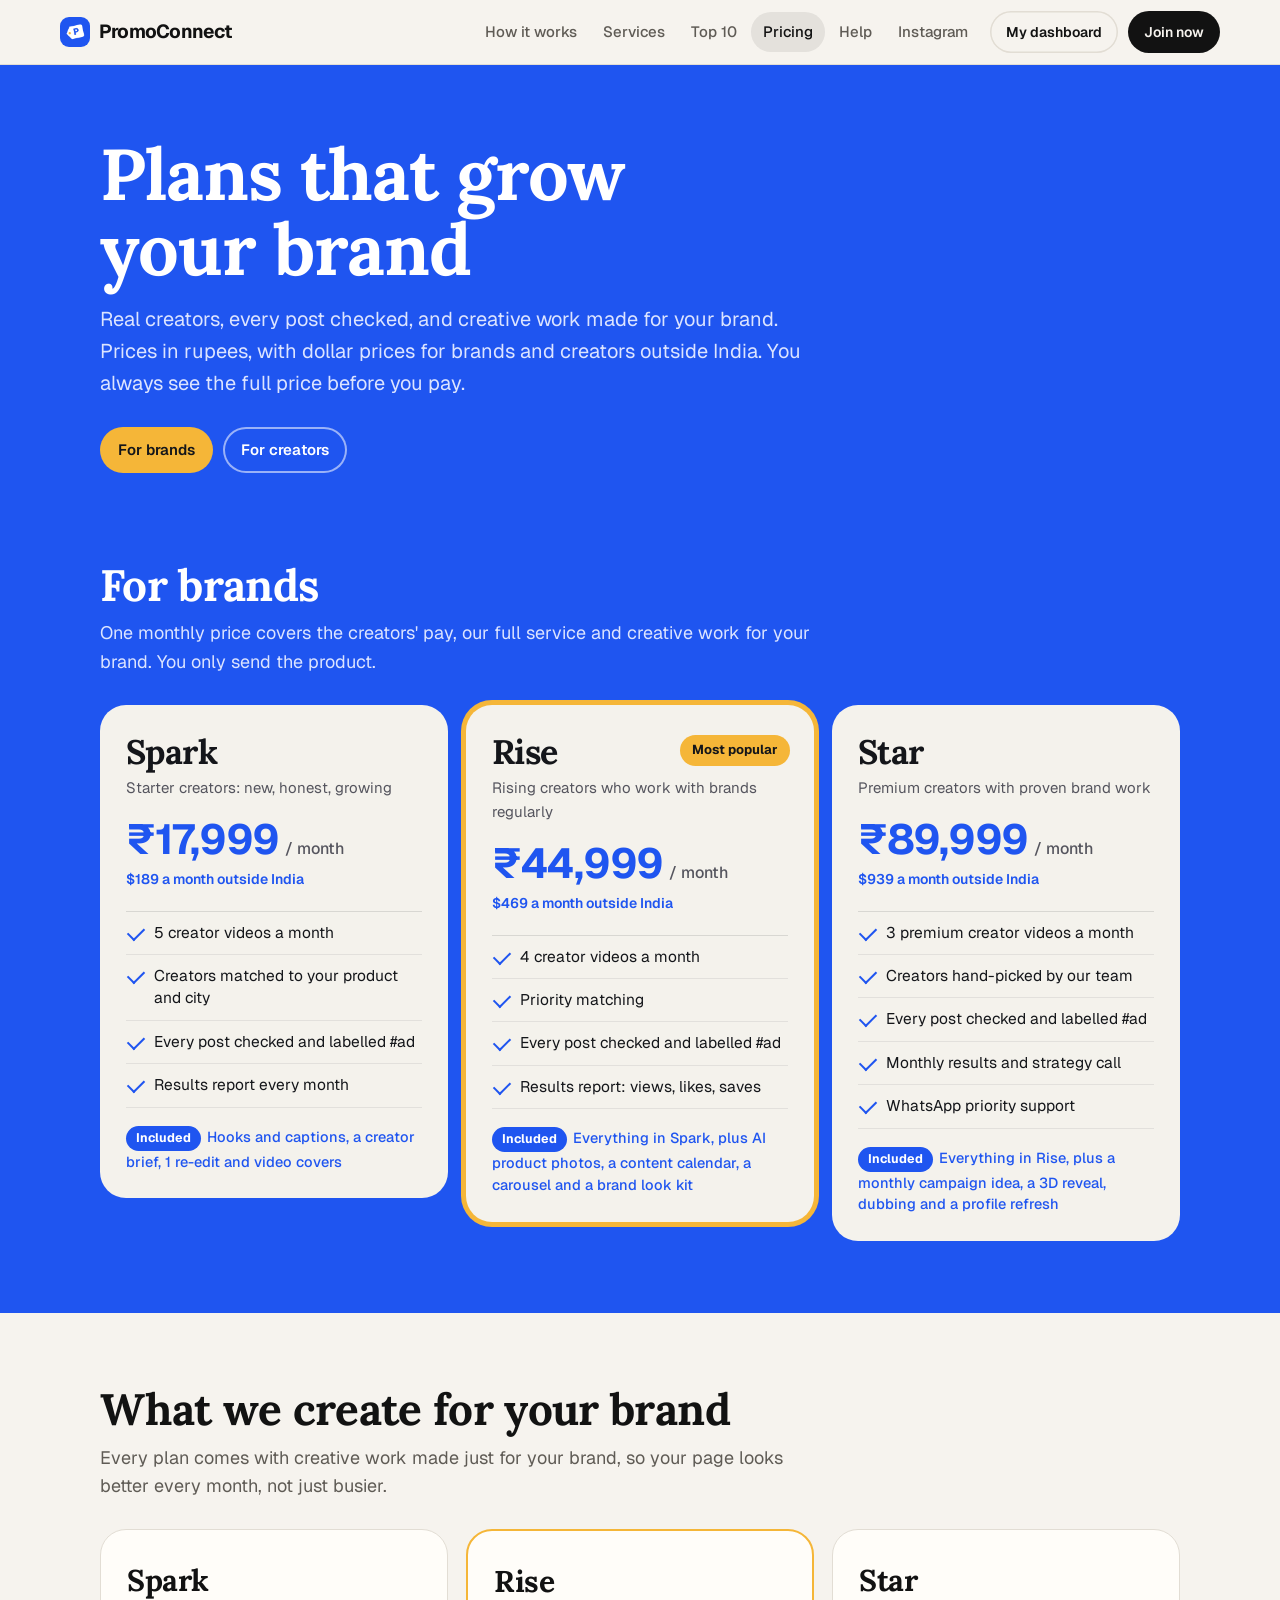
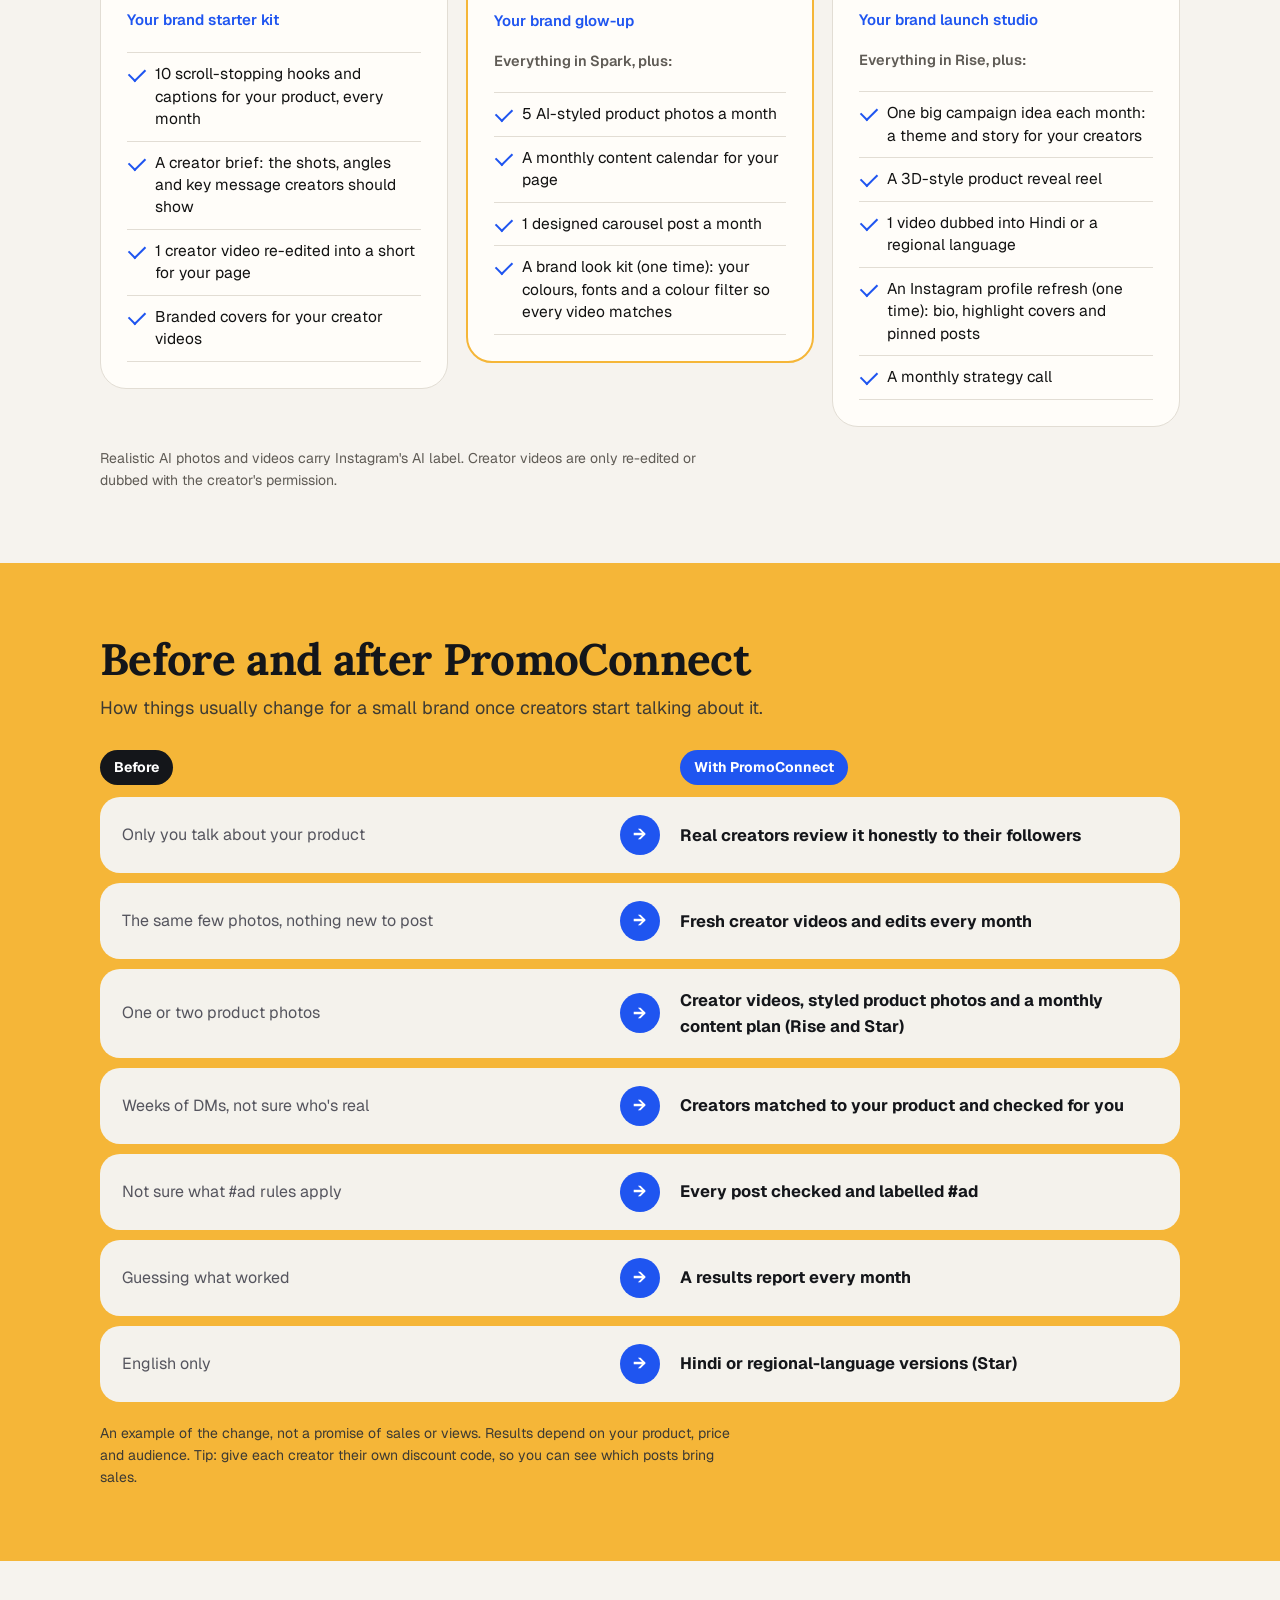
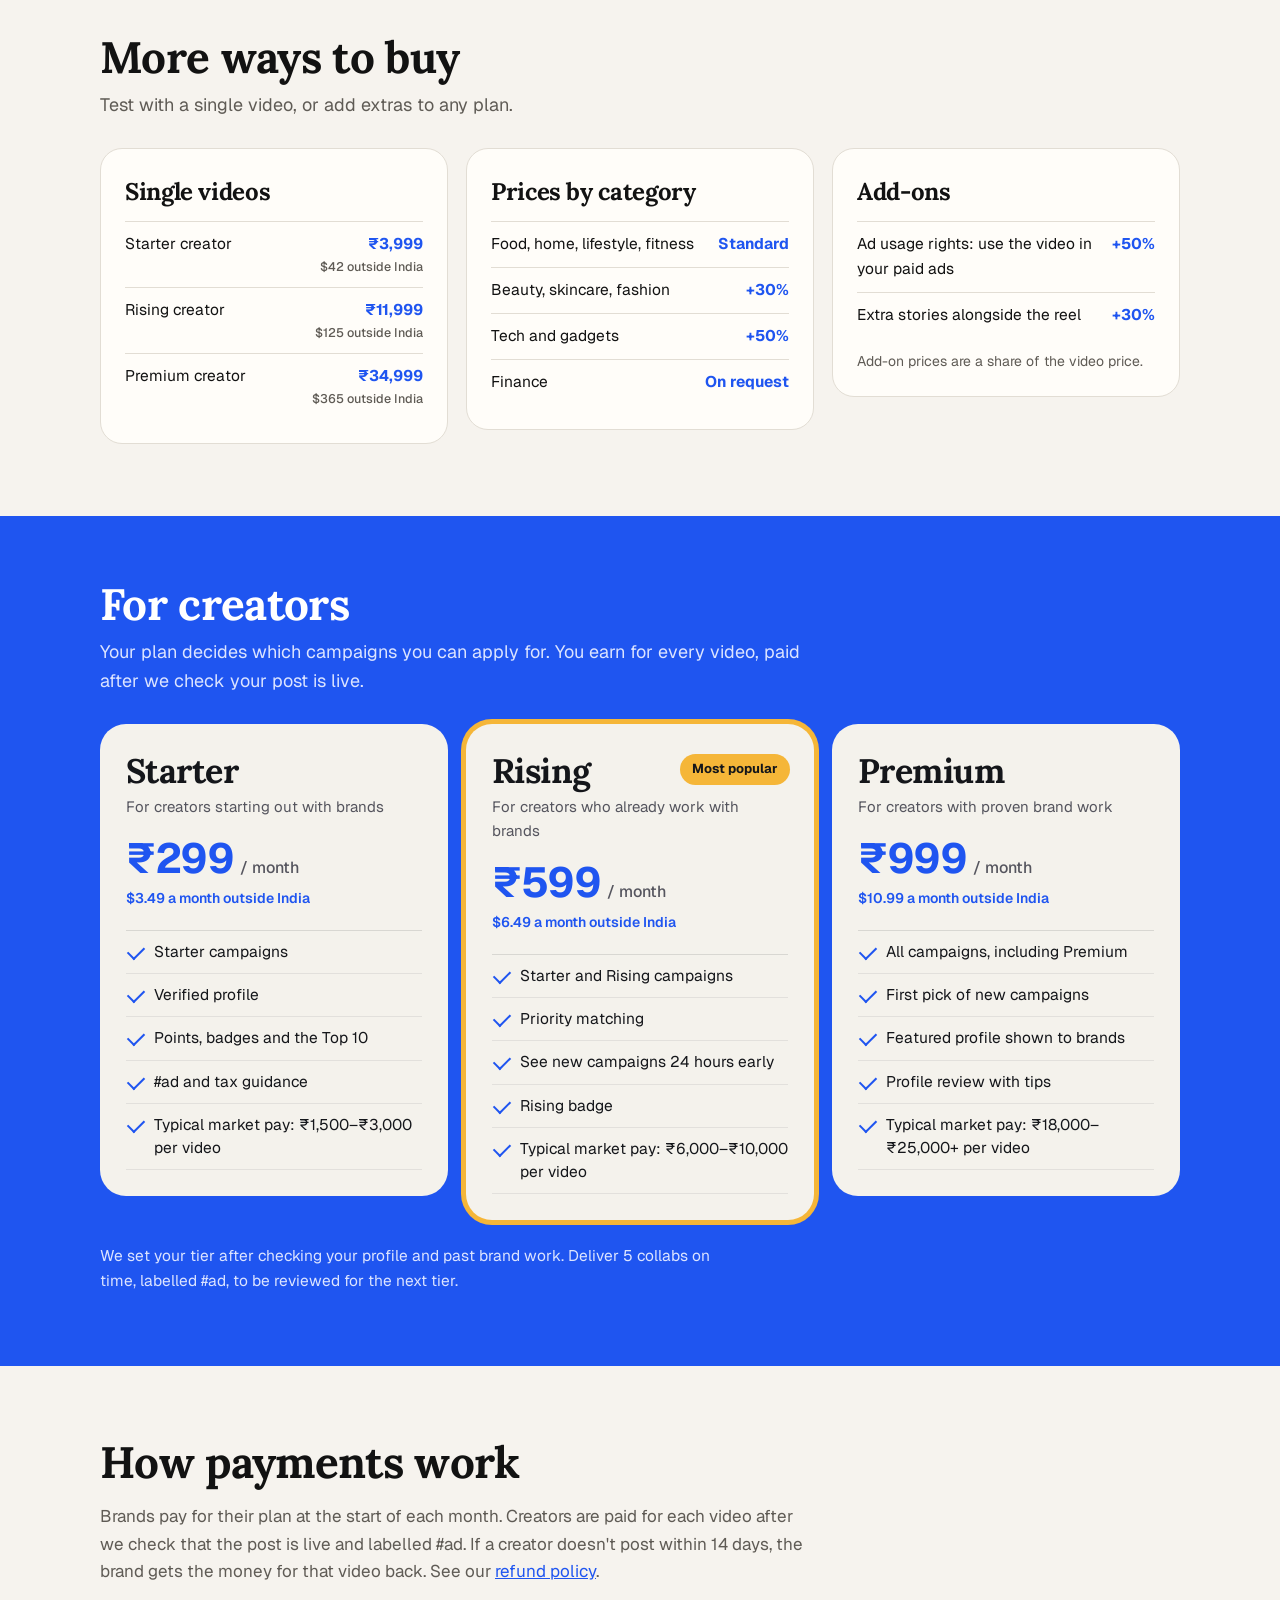
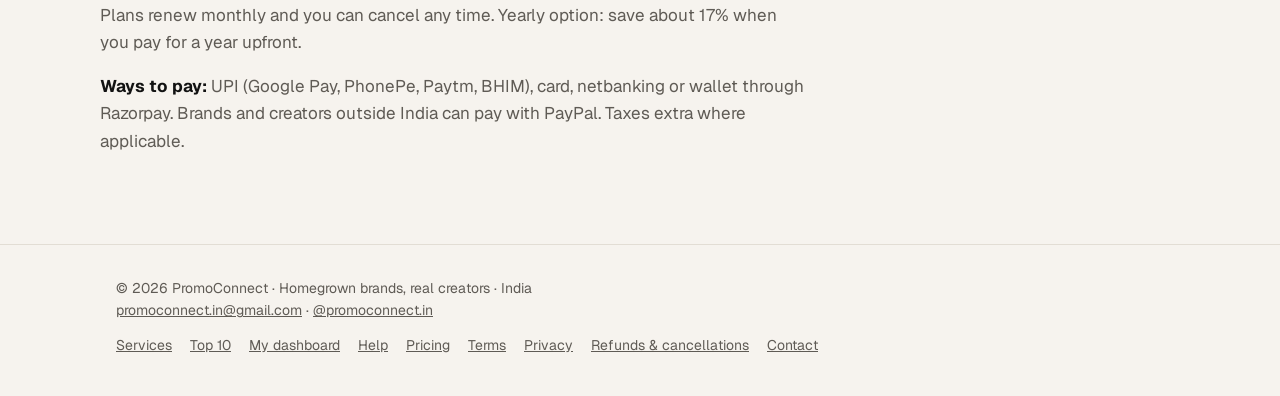
<file: pricing.html>
<!doctype html>
<html lang="en">
<head>
<meta charset="utf-8">
<meta name="viewport" content="width=device-width, initial-scale=1">
<title>Pricing | PromoConnect</title>
<meta name="description" content="PromoConnect plans for brands and creators, in Indian rupees.">
<link rel="icon" href="logo.png">
<link rel="preconnect" href="https://fonts.googleapis.com"><link rel="preconnect" href="https://fonts.gstatic.com" crossorigin>
<link rel="stylesheet" href="https://fonts.googleapis.com/css2?family=Instrument+Serif:ital@0;1&family=Geist:wght@400;500;600;700&family=Lora:wght@600;700&display=swap">
<style>
:root{--bg:#f6f3ee;--card:#fffdf9;--ink:#121212;--muted:#5f5b55;--line:#e2ddd4;--blue:#1F55F0;--blue-ink:#FFFFFF;--yel:#F5B638;--soft:#EAF0FF}
@media (prefers-color-scheme:dark){:root:not([data-theme="light"]){color-scheme:dark;--bg:#0c0c0d;--card:#18181b;--ink:#f3efe8;--muted:#a19c94;--line:#2a2a2e;--blue:#5B7CFF;--soft:#1B2340}}
:root[data-theme="dark"]{color-scheme:dark;--bg:#0c0c0d;--card:#18181b;--ink:#f3efe8;--muted:#a19c94;--line:#2a2a2e;--blue:#5B7CFF;--soft:#1B2340}
*{box-sizing:border-box}
html{scroll-behavior:smooth}
body{margin:0;background:var(--bg);color:var(--ink);font:17px/1.6 Geist,system-ui,-apple-system,"Segoe UI",sans-serif}
a{color:var(--blue)}
html,body{max-width:100%;overflow-x:hidden}
body{touch-action:pan-y pinch-zoom;overscroll-behavior-x:none}
.wrap{max-width:1080px;margin:0 auto;padding:0 16px}
.top{position:sticky;top:0;z-index:5;background:color-mix(in srgb,var(--bg) 88%,transparent);backdrop-filter:blur(10px);border-bottom:1px solid var(--line)}
.top .wrap{display:flex;align-items:center;gap:16px;height:64px}
.brand{display:flex;align-items:center;gap:10px;font-weight:700;font-size:19px;color:var(--ink);text-decoration:none}
.mark{width:38px;height:38px;border-radius:10px;background:#1F55F0;display:inline-flex;align-items:center;justify-content:center;flex:none}
.top nav{margin-left:auto;display:flex;gap:4px;flex-wrap:wrap}
.top nav a{color:var(--ink);text-decoration:none;font-size:14px;font-weight:500;padding:8px 12px;border-radius:999px}
.top nav a:hover,.top nav a[aria-current]{background:var(--soft)}
@media (max-width:640px){.top nav .hide-sm{display:none}.top nav{gap:0;flex-wrap:nowrap}.top nav a{padding:6px 8px;font-size:13px}.brand{font-size:16px;gap:8px}.mark{width:32px;height:32px}}
.btn{display:inline-block;text-decoration:none;font-weight:600;padding:14px 22px;border-radius:999px;border:2px solid var(--blue);font-size:16px}
.btn.primary{background:var(--ink);border-color:var(--ink);color:var(--bg)}
.btn.ghost{color:var(--blue);background:transparent}
.hero{padding:72px 16px 56px}
.eyebrow{display:inline-block;background:var(--soft);color:var(--blue);font-weight:600;font-size:13px;padding:6px 12px;border-radius:999px;margin-bottom:18px}
.hero h1{font-size:clamp(36px,7vw,64px);line-height:1.05;margin:0 0 18px;letter-spacing:-.02em;max-width:14ch;text-wrap:balance}
.hero h1 em{font-style:normal;color:var(--blue)}
.lead{font-size:clamp(17px,2.4vw,20px);color:var(--muted);max-width:56ch;margin:0 0 28px}
.ctas{display:flex;gap:12px;flex-wrap:wrap}
.trust{display:flex;gap:22px;flex-wrap:wrap;margin-top:28px;color:var(--muted);font-size:14px}
.trust span::before{content:"✓ ";color:var(--blue);font-weight:700}
section.band{padding:56px 0;border-top:1px solid var(--line)}
h1,h2,.price{font-weight:600;letter-spacing:-.035em}
.doc h1{font-size:clamp(40px,7vw,64px)!important}.doc h2{font-size:28px!important}h3{font-weight:600}
.brand{font-weight:600}
h2{font-size:clamp(26px,4vw,36px);line-height:1.15;margin:0 0 10px;letter-spacing:-.01em}
.sub{color:var(--muted);margin:0 0 28px;max-width:60ch}
.grid2{display:grid;grid-template-columns:repeat(auto-fit,minmax(280px,1fr));gap:20px}
.grid3{display:grid;grid-template-columns:repeat(auto-fit,minmax(220px,1fr));gap:16px}
.card{background:var(--card);border:1px solid var(--line);border-radius:18px;padding:26px}
.card h3{margin:0 0 6px;font-size:20px}
.steps{list-style:none;padding:0;margin:16px 0 22px;counter-reset:s}
.steps li{counter-increment:s;display:flex;gap:14px;align-items:flex-start;margin:0 0 14px}
.steps li::before{content:counter(s);flex:none;width:30px;height:30px;border-radius:50%;background:#1F55F0;color:#fff;font-weight:700;display:flex;align-items:center;justify-content:center;font-size:14px}
.steps b{display:block}
.steps span{color:var(--muted);font-size:15px}
.tag{display:inline-block;font-size:12px;font-weight:600;padding:4px 10px;border-radius:999px;background:var(--soft);color:var(--blue);margin-bottom:10px}
.price{font-size:34px;font-weight:700;margin:6px 0 2px}
.price small{font-size:15px;font-weight:500;color:var(--muted)}
.card ul{padding-left:20px;margin:10px 0 0}
.card li{margin:4px 0}
.card.feature{border:2px solid var(--blue)}
.note{border-left:4px solid var(--yel);padding:12px 16px;background:color-mix(in srgb,var(--yel) 14%,transparent);border-radius:8px;margin:20px 0 0}
details{background:var(--card);border:1px solid var(--line);border-radius:14px;padding:16px 20px;margin-bottom:10px}
summary{font-weight:600;cursor:pointer}
details p{margin:10px 0 0;color:var(--muted)}
.doc{max-width:760px;padding:48px 16px 24px}
.doc h1{font-size:clamp(30px,6vw,44px);line-height:1.1;margin:0 0 8px}
.meta{color:var(--muted);font-size:14px;margin:0 0 28px}
.doc h2{font-size:22px;margin:32px 0 6px}
.doc h3{font-size:17px;margin:22px 0 4px}
.doc ul{padding-left:22px}
.doc li{margin:4px 0}
.cta-band{background:#1F55F0;color:#fff;border-radius:22px;padding:40px clamp(20px,5vw,48px);margin:56px 0}
.cta-band h2{color:#fff}
.cta-band p{color:#DCE4FF;margin:0 0 22px}
.cta-band .btn.primary{background:#fff;color:#1F55F0;border-color:#fff}
.cta-band .btn.ghost{color:#fff;border-color:#fff}
footer{border-top:1px solid var(--line);padding:32px 0 40px;color:var(--muted);font-size:14px}
footer .wrap{display:flex;flex-wrap:wrap;gap:12px 28px;justify-content:space-between}
footer nav{display:flex;flex-wrap:wrap;gap:8px 18px}
footer a{color:var(--muted)}

/* shared menu */
.pn{position:sticky;top:0;z-index:40;padding-top:env(safe-area-inset-top,0px);background:var(--bg);border-bottom:1px solid var(--line)}
.pn-in{max-width:1200px;margin:0 auto;padding:0 20px;height:64px;display:flex;align-items:center;gap:10px}
.pn-logo{display:flex;align-items:center;gap:9px;margin-right:auto;font-weight:700;font-size:19px;letter-spacing:-.04em;color:var(--ink);text-decoration:none;white-space:nowrap}
.pn-logo img{width:30px;height:30px;border-radius:9px}
.pn-links{display:flex;gap:2px}
.pn-links a{color:var(--muted);text-decoration:none;font-size:15px;font-weight:500;padding:8px 12px;border-radius:999px;white-space:nowrap}
.pn-links a:hover{color:var(--ink)}
.pn-links a[aria-current]{color:var(--ink);background:color-mix(in srgb,var(--ink) 8%,transparent)}
.pn-dash,.pn-join{font-size:14px;font-weight:600;text-decoration:none;border-radius:999px;padding:10px 16px;white-space:nowrap}
.pn-dash{color:var(--ink);box-shadow:inset 0 0 0 1.5px var(--line)}
.pn-join{background:var(--ink);color:var(--bg)}
.pn-menu{display:none;width:42px;height:42px;border-radius:50%;border:0;box-shadow:inset 0 0 0 1.5px var(--line);background:transparent;color:var(--ink);cursor:pointer;place-items:center;padding:0}
.pn-menu span{display:block;width:16px;height:2px;border-radius:2px;background:currentColor;margin:2.5px auto;transition:transform .25s}
.pn-menu[aria-expanded="true"] span:first-child{transform:translateY(3.5px) rotate(45deg)}
.pn-menu[aria-expanded="true"] span:last-child{transform:translateY(-3.5px) rotate(-45deg)}
.pn-panel{max-width:1200px;margin:0 auto;padding:6px 20px 18px;display:grid}
.pn-panel[hidden]{display:none}
.pn-panel a{padding:14px 4px;font-size:17px;font-weight:500;color:var(--ink);text-decoration:none;border-top:1px solid var(--line);display:flex;justify-content:space-between}
.pn-panel a::after{content:"›";color:var(--muted)}
@media (max-width:1060px){.pn-links,.pn-dash{display:none}.pn-menu{display:grid}}
@media (min-width:1061px){.pn-panel{display:none!important}}

/* pricing page: brand style (blue bands, cream cards, yellow accents) */
.pp{--pb:#1F55F0;--pc:#F4F2EC;--py:#F5B638;--pi:#14161A;--pm:#55555E;--pw:#FFFFFF;--ps:#DCE4FF}
.pp h1,.pp h2,.pp h3{font-family:Lora,Georgia,serif;font-weight:700;letter-spacing:-.015em}
.pp-in{max-width:1120px;margin:0 auto;padding:0 20px}
.pp-hero{background:var(--pb);color:var(--pw);padding:72px 0 40px}
.pp-hero h1{font-size:clamp(40px,7vw,72px);line-height:1.04;margin:0 0 16px;max-width:15ch;text-wrap:balance}
.pp-hero p{color:var(--ps);font-size:clamp(17px,2.2vw,20px);max-width:56ch;margin:0}
.pp-jump{display:flex;gap:10px;flex-wrap:wrap;margin-top:28px}
.pp-jump a{text-decoration:none;font-weight:600;font-size:15px;padding:11px 18px;border-radius:999px;background:var(--py);color:var(--pi)}
.pp-jump a+a{background:transparent;color:var(--pw);box-shadow:inset 0 0 0 2px rgba(255,255,255,.55)}
.pp-band{background:var(--pb);color:var(--pw);padding:48px 0 72px}
.pp-band#creators{padding-top:64px}
.pp-band h2{color:var(--pw)}
.pp h2{font-size:clamp(30px,4.6vw,44px);line-height:1.1;margin:0 0 10px}
.pp-lede{max-width:60ch;margin:0 0 28px;font-size:18px}
.pp-band .pp-lede{color:var(--ps)}
.pp-plans{display:grid;grid-template-columns:repeat(auto-fit,minmax(270px,1fr));gap:18px;align-items:start}
.pp-plan{background:var(--pc);color:var(--pi);border-radius:26px;padding:28px 26px 26px;position:relative}
.pp-plan.hot{box-shadow:0 0 0 5px var(--py)}
.pp-plan h3{font-size:34px;margin:0;line-height:1.1;color:var(--pi)}
.pp-pop{position:absolute;top:30px;right:24px;margin:0;background:var(--py);color:var(--pi);font-size:13px;font-weight:700;padding:5px 12px;border-radius:999px}
.pp-for{margin:6px 0 18px;color:var(--pm);font-size:15px}
.pp-price{margin:0;font-weight:700;font-size:42px;letter-spacing:-.03em;color:var(--pb);line-height:1}
.pp-price span{font-size:16px;font-weight:500;color:var(--pm);letter-spacing:0;margin-left:6px}
.pp-usd{margin:8px 0 0;font-size:14px;font-weight:600;color:var(--pb)}
.pp-list{list-style:none;padding:0;margin:20px 0 0;border-top:1px solid rgba(20,22,26,.12)}
.pp-list li{position:relative;padding:10px 0 10px 28px;border-bottom:1px solid rgba(20,22,26,.08);font-size:15.5px;line-height:1.45}
.pp-list li::before{content:"";position:absolute;left:2px;top:15px;width:14px;height:8px;border-left:2.5px solid var(--pb);border-bottom:2.5px solid var(--pb);transform:rotate(-45deg)}
.pp-inc{margin:18px 0 0;font-size:14.5px;line-height:1.5;color:var(--pb);font-weight:500}
.pp-inc b{display:inline-block;background:var(--pb);color:var(--pw);font-size:12.5px;font-weight:700;padding:3px 10px;border-radius:999px;margin-right:6px}
.pp-plain{padding:72px 0}
.pp-plain .pp-lede{color:var(--muted)}
.pp-kits{display:grid;grid-template-columns:repeat(auto-fit,minmax(270px,1fr));gap:18px;align-items:start}
.pp-kit{background:var(--card);border:1px solid var(--line);border-radius:26px;padding:26px}
.pp-kit h3{font-size:30px;margin:0;color:var(--ink)}
.pp-kit h3 span{display:block;font-family:Geist,system-ui,sans-serif;font-size:15px;font-weight:600;color:var(--blue);letter-spacing:0;margin-top:4px}
.pp-kit .pp-plus{margin:16px 0 0;font-size:14.5px;color:var(--muted);font-weight:600}
.pp-kit .pp-list{border-top-color:var(--line)}
.pp-kit .pp-list li{border-bottom-color:var(--line)}
.pp-kit .pp-list li::before{border-color:var(--blue)}
.pp-kit.hot{border:2px solid var(--yel)}
.pp-fine{font-size:14px;color:var(--muted);margin:20px 0 0;max-width:70ch}
.pp-sun{background:var(--py);color:var(--pi);padding:72px 0}
.pp-sun h2{color:var(--pi)}
.pp-sun .pp-lede{color:#3d3a33}
.pp-ba-head{display:grid;grid-template-columns:1fr 52px 1fr;gap:14px;margin:0 0 12px;font-weight:700;font-size:14px}
.pp-ba-head span{justify-self:start;padding:6px 14px;border-radius:999px;background:var(--pi);color:var(--pw)}
.pp-ba-head span:last-child{grid-column:3;background:var(--pb)}
.pp-ba{list-style:none;padding:0;margin:0;display:grid;gap:10px}
.pp-ba li{display:grid;grid-template-columns:1fr 52px 1fr;gap:14px;align-items:center;background:var(--pc);border-radius:20px;padding:18px 22px}
.pp-b{color:var(--pm);font-size:16px}
.pp-a{color:var(--pi);font-weight:700;font-size:16.5px}
.pp-arrow{width:40px;height:40px;border-radius:50%;background:var(--pb);color:var(--pw);display:grid;place-items:center;font-weight:700;justify-self:center}
.pp-sun .pp-fine{color:#3d3a33}
.sr{position:absolute;width:1px;height:1px;overflow:hidden;clip:rect(0 0 0 0);white-space:nowrap}
.pp-extras{display:grid;grid-template-columns:repeat(auto-fit,minmax(250px,1fr));gap:18px;align-items:start}
.pp-extra{background:var(--card);border:1px solid var(--line);border-radius:22px;padding:24px}
.pp-extra h3{font-size:24px;margin:0 0 6px;color:var(--ink)}
.pp-extra dl{margin:10px 0 0}
.pp-extra div{display:flex;justify-content:space-between;gap:12px;padding:10px 0;border-top:1px solid var(--line)}
.pp-extra dt{color:var(--ink);font-size:15.5px}
.pp-extra dd{margin:0;font-weight:700;color:var(--blue);text-align:right;white-space:nowrap;font-size:15.5px}
.pp-extra dd small{display:block;font-weight:500;color:var(--muted);font-size:12.5px}
.pp-note2{margin:24px 0 0;color:var(--ps);max-width:64ch;font-size:15.5px}
.pp-narrow > *{max-width:64ch}
.pp-narrow p{color:var(--muted)}
.pp-narrow p b{color:var(--ink)}
@media (max-width:640px){
 .pp-hero{padding:52px 0 32px}.pp-band,.pp-plain,.pp-sun{padding:52px 0}
 .pp-ba-head{display:none}
 .pp-ba li{grid-template-columns:1fr;gap:6px;padding:16px 18px}
 .pp-arrow{display:none}
 .pp-b::before{content:"Before: " / "";font-weight:600}
 .pp-a::before{content:"After: " / "";color:var(--pb)}
 .pp-pop{position:static;display:inline-block;margin:0 0 10px}
}
</style>
</head>
<body>
<header class="pn" id="nav"><div class="pn-in">
  <a class="pn-logo" href="index.html"><img src="logo.png" alt="">PromoConnect</a>
  <nav class="pn-links" aria-label="Main"><a href="index.html#how">How it works</a><a href="services.html">Services</a><a href="leaderboard.html">Top 10</a><a href="pricing.html" aria-current="page">Pricing</a><a href="help.html">Help</a><a href="https://instagram.com/promoconnect.in">Instagram</a></nav>
  <a class="pn-dash" href="dashboard.html">My dashboard</a>
  <a class="pn-join" href="join.html">Join now</a>
  <button class="pn-menu" type="button" aria-expanded="false" aria-controls="pnPanel" aria-label="Menu"><span></span><span></span></button>
</div><nav class="pn-panel" id="pnPanel" aria-label="Menu" hidden><a href="index.html#how">How it works</a><a href="services.html">Services</a><a href="leaderboard.html">Top 10</a><a href="pricing.html">Pricing</a><a href="help.html">Help</a><a href="https://instagram.com/promoconnect.in">Instagram</a><a href="dashboard.html">My dashboard</a><a href="contact.html">Contact</a></nav></header>
<main>
<section class="pp pp-hero"><div class="pp-in">
  <h1>Plans that grow your brand</h1>
  <p>Real creators, every post checked, and creative work made for your brand. Prices in rupees, with dollar prices for brands and creators outside India. You always see the full price before you pay.</p>
  <nav class="pp-jump" aria-label="Jump to plans"><a href="#brands">For brands</a><a href="#creators">For creators</a></nav>
</div></section>

<section class="pp pp-band" id="brands"><div class="pp-in">
  <h2>For brands</h2>
  <p class="pp-lede">One monthly price covers the creators' pay, our full service and creative work for your brand. You only send the product.</p>
  <div class="pp-plans">
      <article class="pp-plan"><h3>Spark</h3><p class="pp-for">Starter creators: new, honest, growing</p>
        <p class="pp-price">₹17,999<span>/ month</span></p><p class="pp-usd">$189 a month outside India</p>
        <ul class="pp-list"><li>5 creator videos a month</li><li>Creators matched to your product and city</li><li>Every post checked and labelled #ad</li><li>Results report every month</li></ul><p class="pp-inc"><b>Included</b>Hooks and captions, a creator brief, 1 re-edit and video covers</p></article>
      <article class="pp-plan hot"><p class="pp-pop">Most popular</p><h3>Rise</h3><p class="pp-for">Rising creators who work with brands regularly</p>
        <p class="pp-price">₹44,999<span>/ month</span></p><p class="pp-usd">$469 a month outside India</p>
        <ul class="pp-list"><li>4 creator videos a month</li><li>Priority matching</li><li>Every post checked and labelled #ad</li><li>Results report: views, likes, saves</li></ul><p class="pp-inc"><b>Included</b>Everything in Spark, plus AI product photos, a content calendar, a carousel and a brand look kit</p></article>
      <article class="pp-plan"><h3>Star</h3><p class="pp-for">Premium creators with proven brand work</p>
        <p class="pp-price">₹89,999<span>/ month</span></p><p class="pp-usd">$939 a month outside India</p>
        <ul class="pp-list"><li>3 premium creator videos a month</li><li>Creators hand-picked by our team</li><li>Every post checked and labelled #ad</li><li>Monthly results and strategy call</li><li>WhatsApp priority support</li></ul><p class="pp-inc"><b>Included</b>Everything in Rise, plus a monthly campaign idea, a 3D reveal, dubbing and a profile refresh</p></article>
  </div>
</div></section>

<section class="pp pp-plain" id="creative"><div class="pp-in">
  <h2>What we create for your brand</h2>
  <p class="pp-lede">Every plan comes with creative work made just for your brand, so your page looks better every month, not just busier.</p>
  <div class="pp-kits">
      <article class="pp-kit"><h3>Spark<span>Your brand starter kit</span></h3><ul class="pp-list"><li>10 scroll-stopping hooks and captions for your product, every month</li><li>A creator brief: the shots, angles and key message creators should show</li><li>1 creator video re-edited into a short for your page</li><li>Branded covers for your creator videos</li></ul></article>
      <article class="pp-kit hot"><h3>Rise<span>Your brand glow-up</span></h3><p class="pp-plus">Everything in Spark, plus:</p><ul class="pp-list"><li>5 AI-styled product photos a month</li><li>A monthly content calendar for your page</li><li>1 designed carousel post a month</li><li>A brand look kit (one time): your colours, fonts and a colour filter so every video matches</li></ul></article>
      <article class="pp-kit"><h3>Star<span>Your brand launch studio</span></h3><p class="pp-plus">Everything in Rise, plus:</p><ul class="pp-list"><li>One big campaign idea each month: a theme and story for your creators</li><li>A 3D-style product reveal reel</li><li>1 video dubbed into Hindi or a regional language</li><li>An Instagram profile refresh (one time): bio, highlight covers and pinned posts</li><li>A monthly strategy call</li></ul></article>
  </div>
  <p class="pp-fine">Realistic AI photos and videos carry Instagram's AI label. Creator videos are only re-edited or dubbed with the creator's permission.</p>
</div></section>

<section class="pp pp-sun" id="before-after"><div class="pp-in">
  <h2>Before and after PromoConnect</h2>
  <p class="pp-lede">How things usually change for a small brand once creators start talking about it.</p>
  <div class="pp-ba-head" aria-hidden="true"><span>Before</span><span>With PromoConnect</span></div>
  <ul class="pp-ba"><li><span class="pp-b"><span class="sr">Before: </span>Only you talk about your product</span><span class="pp-arrow" aria-hidden="true">→</span><span class="pp-a"><span class="sr">With PromoConnect: </span>Real creators review it honestly to their followers</span></li><li><span class="pp-b"><span class="sr">Before: </span>The same few photos, nothing new to post</span><span class="pp-arrow" aria-hidden="true">→</span><span class="pp-a"><span class="sr">With PromoConnect: </span>Fresh creator videos and edits every month</span></li><li><span class="pp-b"><span class="sr">Before: </span>One or two product photos</span><span class="pp-arrow" aria-hidden="true">→</span><span class="pp-a"><span class="sr">With PromoConnect: </span>Creator videos, styled product photos and a monthly content plan (Rise and Star)</span></li><li><span class="pp-b"><span class="sr">Before: </span>Weeks of DMs, not sure who's real</span><span class="pp-arrow" aria-hidden="true">→</span><span class="pp-a"><span class="sr">With PromoConnect: </span>Creators matched to your product and checked for you</span></li><li><span class="pp-b"><span class="sr">Before: </span>Not sure what #ad rules apply</span><span class="pp-arrow" aria-hidden="true">→</span><span class="pp-a"><span class="sr">With PromoConnect: </span>Every post checked and labelled #ad</span></li><li><span class="pp-b"><span class="sr">Before: </span>Guessing what worked</span><span class="pp-arrow" aria-hidden="true">→</span><span class="pp-a"><span class="sr">With PromoConnect: </span>A results report every month</span></li><li><span class="pp-b"><span class="sr">Before: </span>English only</span><span class="pp-arrow" aria-hidden="true">→</span><span class="pp-a"><span class="sr">With PromoConnect: </span>Hindi or regional-language versions (Star)</span></li></ul>
  <p class="pp-fine">An example of the change, not a promise of sales or views. Results depend on your product, price and audience. Tip: give each creator their own discount code, so you can see which posts bring sales.</p>
</div></section>

<section class="pp pp-plain" id="more"><div class="pp-in">
  <h2>More ways to buy</h2>
  <p class="pp-lede">Test with a single video, or add extras to any plan.</p>
  <div class="pp-extras">
    <article class="pp-extra"><h3>Single videos</h3><dl>
      <div><dt>Starter creator</dt><dd>₹3,999<small>$42 outside India</small></dd></div>
      <div><dt>Rising creator</dt><dd>₹11,999<small>$125 outside India</small></dd></div>
      <div><dt>Premium creator</dt><dd>₹34,999<small>$365 outside India</small></dd></div></dl></article>
    <article class="pp-extra"><h3>Prices by category</h3><dl>
      <div><dt>Food, home, lifestyle, fitness</dt><dd>Standard</dd></div>
      <div><dt>Beauty, skincare, fashion</dt><dd>+30%</dd></div>
      <div><dt>Tech and gadgets</dt><dd>+50%</dd></div>
      <div><dt>Finance</dt><dd>On request</dd></div></dl></article>
    <article class="pp-extra"><h3>Add-ons</h3><dl>
      <div><dt>Ad usage rights: use the video in your paid ads</dt><dd>+50%</dd></div>
      <div><dt>Extra stories alongside the reel</dt><dd>+30%</dd></div></dl>
      <p class="pp-fine" style="margin-top:12px">Add-on prices are a share of the video price.</p></article>
  </div>
</div></section>

<section class="pp pp-band" id="creators"><div class="pp-in">
  <h2>For creators</h2>
  <p class="pp-lede">Your plan decides which campaigns you can apply for. You earn for every video, paid after we check your post is live.</p>
  <div class="pp-plans">
      <article class="pp-plan"><h3>Starter</h3><p class="pp-for">For creators starting out with brands</p>
        <p class="pp-price">₹299<span>/ month</span></p><p class="pp-usd">$3.49 a month outside India</p>
        <ul class="pp-list"><li>Starter campaigns</li><li>Verified profile</li><li>Points, badges and the Top 10</li><li>#ad and tax guidance</li><li>Typical market pay: ₹1,500–₹3,000 per video</li></ul></article>
      <article class="pp-plan hot"><p class="pp-pop">Most popular</p><h3>Rising</h3><p class="pp-for">For creators who already work with brands</p>
        <p class="pp-price">₹599<span>/ month</span></p><p class="pp-usd">$6.49 a month outside India</p>
        <ul class="pp-list"><li>Starter and Rising campaigns</li><li>Priority matching</li><li>See new campaigns 24 hours early</li><li>Rising badge</li><li>Typical market pay: ₹6,000–₹10,000 per video</li></ul></article>
      <article class="pp-plan"><h3>Premium</h3><p class="pp-for">For creators with proven brand work</p>
        <p class="pp-price">₹999<span>/ month</span></p><p class="pp-usd">$10.99 a month outside India</p>
        <ul class="pp-list"><li>All campaigns, including Premium</li><li>First pick of new campaigns</li><li>Featured profile shown to brands</li><li>Profile review with tips</li><li>Typical market pay: ₹18,000–₹25,000+ per video</li></ul></article>
  </div>
  <p class="pp-note2">We set your tier after checking your profile and past brand work. Deliver 5 collabs on time, labelled #ad, to be reviewed for the next tier.</p>
</div></section>

<section class="pp pp-plain"><div class="pp-in pp-narrow">
  <h2>How payments work</h2>
  <p>Brands pay for their plan at the start of each month. Creators are paid for each video after we check that the post is live and labelled #ad. If a creator doesn't post within 14 days, the brand gets the money for that video back. See our <a href="refund.html">refund policy</a>.</p>
  <p>Plans renew monthly and you can cancel any time. Yearly option: save about 17% when you pay for a year upfront.</p>
  <p><b>Ways to pay:</b> UPI (Google Pay, PhonePe, Paytm, BHIM), card, netbanking or wallet through Razorpay. Brands and creators outside India can pay with PayPal. Taxes extra where applicable.</p>
</div></section>
</main>
<footer><div class="wrap">
  <div>© 2026 PromoConnect · Homegrown brands, real creators · India<br><a href="mailto:promoconnect.in@gmail.com">promoconnect.in@gmail.com</a> · <a href="https://instagram.com/promoconnect.in">@promoconnect.in</a></div>
  <nav><a href="services.html">Services</a><a href="leaderboard.html">Top 10</a><a href="dashboard.html">My dashboard</a><a href="help.html">Help</a><a href="pricing.html">Pricing</a><a href="terms.html">Terms</a><a href="privacy.html">Privacy</a><a href="refund.html">Refunds &amp; cancellations</a><a href="contact.html">Contact</a></nav>
</div></footer>
<script>(function(){var b=document.querySelector('.pn-menu'),p=document.getElementById('pnPanel');if(!b||!p)return;
b.addEventListener('click',function(){var o=b.getAttribute('aria-expanded')==='true';b.setAttribute('aria-expanded',String(!o));p.hidden=o;});
p.addEventListener('click',function(e){if(e.target.closest('a')){b.setAttribute('aria-expanded','false');p.hidden=true;}});})();</script>
</body>
</html>
</file>
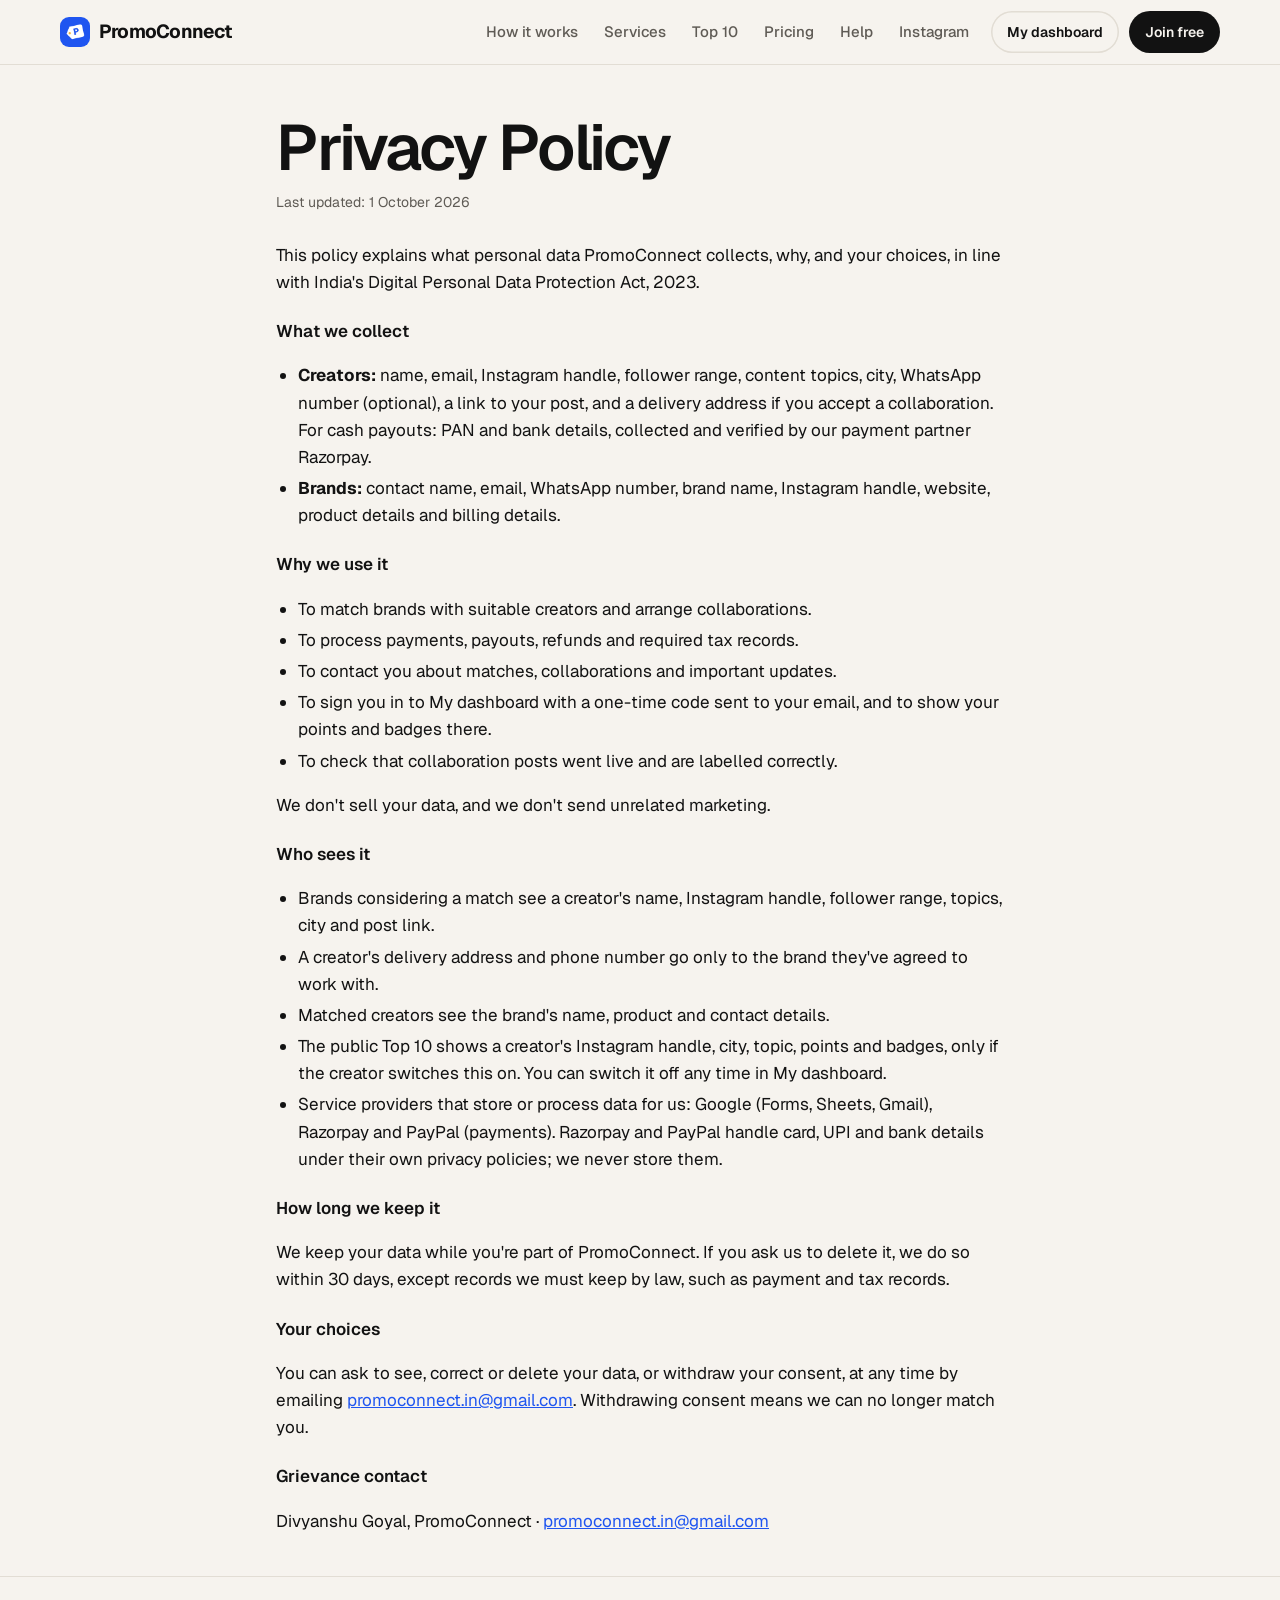
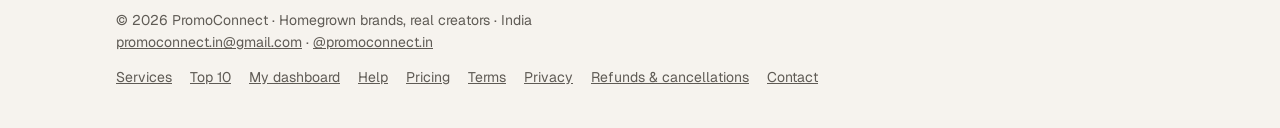
<file: privacy.html>
<!doctype html>
<html lang="en">
<head>
<meta charset="utf-8">
<meta name="viewport" content="width=device-width, initial-scale=1">
<title>Privacy Policy | PromoConnect</title>
<meta name="description" content="How PromoConnect collects and uses personal data.">
<link rel="icon" href="logo.png">
<link rel="preconnect" href="https://fonts.googleapis.com"><link rel="preconnect" href="https://fonts.gstatic.com" crossorigin>
<link rel="stylesheet" href="https://fonts.googleapis.com/css2?family=Instrument+Serif:ital@0;1&family=Geist:wght@400;500;600;700&display=swap">
<style>
:root{--bg:#f6f3ee;--card:#fffdf9;--ink:#121212;--muted:#5f5b55;--line:#e2ddd4;--blue:#1F55F0;--blue-ink:#FFFFFF;--yel:#F5B638;--soft:#EAF0FF}
@media (prefers-color-scheme:dark){:root:not([data-theme="light"]){color-scheme:dark;--bg:#0c0c0d;--card:#18181b;--ink:#f3efe8;--muted:#a19c94;--line:#2a2a2e;--blue:#5B7CFF;--soft:#1B2340}}
:root[data-theme="dark"]{color-scheme:dark;--bg:#0c0c0d;--card:#18181b;--ink:#f3efe8;--muted:#a19c94;--line:#2a2a2e;--blue:#5B7CFF;--soft:#1B2340}
*{box-sizing:border-box}
html{scroll-behavior:smooth}
body{margin:0;background:var(--bg);color:var(--ink);font:17px/1.6 Geist,system-ui,-apple-system,"Segoe UI",sans-serif}
a{color:var(--blue)}
html,body{max-width:100%;overflow-x:hidden}
body{touch-action:pan-y pinch-zoom;overscroll-behavior-x:none}
.wrap{max-width:1080px;margin:0 auto;padding:0 16px}
.top{position:sticky;top:0;z-index:5;background:color-mix(in srgb,var(--bg) 88%,transparent);backdrop-filter:blur(10px);border-bottom:1px solid var(--line)}
.top .wrap{display:flex;align-items:center;gap:16px;height:64px}
.brand{display:flex;align-items:center;gap:10px;font-weight:700;font-size:19px;color:var(--ink);text-decoration:none}
.mark{width:38px;height:38px;border-radius:10px;background:#1F55F0;display:inline-flex;align-items:center;justify-content:center;flex:none}
.top nav{margin-left:auto;display:flex;gap:4px;flex-wrap:wrap}
.top nav a{color:var(--ink);text-decoration:none;font-size:14px;font-weight:500;padding:8px 12px;border-radius:999px}
.top nav a:hover,.top nav a[aria-current]{background:var(--soft)}
@media (max-width:640px){.top nav .hide-sm{display:none}.top nav{gap:0;flex-wrap:nowrap}.top nav a{padding:6px 8px;font-size:13px}.brand{font-size:16px;gap:8px}.mark{width:32px;height:32px}}
.btn{display:inline-block;text-decoration:none;font-weight:600;padding:14px 22px;border-radius:999px;border:2px solid var(--blue);font-size:16px}
.btn.primary{background:var(--ink);border-color:var(--ink);color:var(--bg)}
.btn.ghost{color:var(--blue);background:transparent}
.hero{padding:72px 16px 56px}
.eyebrow{display:inline-block;background:var(--soft);color:var(--blue);font-weight:600;font-size:13px;padding:6px 12px;border-radius:999px;margin-bottom:18px}
.hero h1{font-size:clamp(36px,7vw,64px);line-height:1.05;margin:0 0 18px;letter-spacing:-.02em;max-width:14ch;text-wrap:balance}
.hero h1 em{font-style:normal;color:var(--blue)}
.lead{font-size:clamp(17px,2.4vw,20px);color:var(--muted);max-width:56ch;margin:0 0 28px}
.ctas{display:flex;gap:12px;flex-wrap:wrap}
.trust{display:flex;gap:22px;flex-wrap:wrap;margin-top:28px;color:var(--muted);font-size:14px}
.trust span::before{content:"✓ ";color:var(--blue);font-weight:700}
section.band{padding:56px 0;border-top:1px solid var(--line)}
h1,h2,.price{font-weight:600;letter-spacing:-.035em}
.doc h1{font-size:clamp(40px,7vw,64px)!important}.doc h2{font-size:28px!important}h3{font-weight:600}
.brand{font-weight:600}
h2{font-size:clamp(26px,4vw,36px);line-height:1.15;margin:0 0 10px;letter-spacing:-.01em}
.sub{color:var(--muted);margin:0 0 28px;max-width:60ch}
.grid2{display:grid;grid-template-columns:repeat(auto-fit,minmax(280px,1fr));gap:20px}
.grid3{display:grid;grid-template-columns:repeat(auto-fit,minmax(220px,1fr));gap:16px}
.card{background:var(--card);border:1px solid var(--line);border-radius:18px;padding:26px}
.card h3{margin:0 0 6px;font-size:20px}
.steps{list-style:none;padding:0;margin:16px 0 22px;counter-reset:s}
.steps li{counter-increment:s;display:flex;gap:14px;align-items:flex-start;margin:0 0 14px}
.steps li::before{content:counter(s);flex:none;width:30px;height:30px;border-radius:50%;background:#1F55F0;color:#fff;font-weight:700;display:flex;align-items:center;justify-content:center;font-size:14px}
.steps b{display:block}
.steps span{color:var(--muted);font-size:15px}
.tag{display:inline-block;font-size:12px;font-weight:600;padding:4px 10px;border-radius:999px;background:var(--soft);color:var(--blue);margin-bottom:10px}
.price{font-size:34px;font-weight:700;margin:6px 0 2px}
.price small{font-size:15px;font-weight:500;color:var(--muted)}
.card ul{padding-left:20px;margin:10px 0 0}
.card li{margin:4px 0}
.card.feature{border:2px solid var(--blue)}
.note{border-left:4px solid var(--yel);padding:12px 16px;background:color-mix(in srgb,var(--yel) 14%,transparent);border-radius:8px;margin:20px 0 0}
details{background:var(--card);border:1px solid var(--line);border-radius:14px;padding:16px 20px;margin-bottom:10px}
summary{font-weight:600;cursor:pointer}
details p{margin:10px 0 0;color:var(--muted)}
.doc{max-width:760px;padding:48px 16px 24px}
.doc h1{font-size:clamp(30px,6vw,44px);line-height:1.1;margin:0 0 8px}
.meta{color:var(--muted);font-size:14px;margin:0 0 28px}
.doc h2{font-size:22px;margin:32px 0 6px}
.doc h3{font-size:17px;margin:22px 0 4px}
.doc ul{padding-left:22px}
.doc li{margin:4px 0}
.cta-band{background:#1F55F0;color:#fff;border-radius:22px;padding:40px clamp(20px,5vw,48px);margin:56px 0}
.cta-band h2{color:#fff}
.cta-band p{color:#DCE4FF;margin:0 0 22px}
.cta-band .btn.primary{background:#fff;color:#1F55F0;border-color:#fff}
.cta-band .btn.ghost{color:#fff;border-color:#fff}
footer{border-top:1px solid var(--line);padding:32px 0 40px;color:var(--muted);font-size:14px}
footer .wrap{display:flex;flex-wrap:wrap;gap:12px 28px;justify-content:space-between}
footer nav{display:flex;flex-wrap:wrap;gap:8px 18px}
footer a{color:var(--muted)}

/* shared menu */
.pn{position:sticky;top:0;z-index:40;padding-top:env(safe-area-inset-top,0px);background:var(--bg);border-bottom:1px solid var(--line)}
.pn-in{max-width:1200px;margin:0 auto;padding:0 20px;height:64px;display:flex;align-items:center;gap:10px}
.pn-logo{display:flex;align-items:center;gap:9px;margin-right:auto;font-weight:700;font-size:19px;letter-spacing:-.04em;color:var(--ink);text-decoration:none;white-space:nowrap}
.pn-logo img{width:30px;height:30px;border-radius:9px}
.pn-links{display:flex;gap:2px}
.pn-links a{color:var(--muted);text-decoration:none;font-size:15px;font-weight:500;padding:8px 12px;border-radius:999px;white-space:nowrap}
.pn-links a:hover{color:var(--ink)}
.pn-links a[aria-current]{color:var(--ink);background:color-mix(in srgb,var(--ink) 8%,transparent)}
.pn-dash,.pn-join{font-size:14px;font-weight:600;text-decoration:none;border-radius:999px;padding:10px 16px;white-space:nowrap}
.pn-dash{color:var(--ink);box-shadow:inset 0 0 0 1.5px var(--line)}
.pn-join{background:var(--ink);color:var(--bg)}
.pn-menu{display:none;width:42px;height:42px;border-radius:50%;border:0;box-shadow:inset 0 0 0 1.5px var(--line);background:transparent;color:var(--ink);cursor:pointer;place-items:center;padding:0}
.pn-menu span{display:block;width:16px;height:2px;border-radius:2px;background:currentColor;margin:2.5px auto;transition:transform .25s}
.pn-menu[aria-expanded="true"] span:first-child{transform:translateY(3.5px) rotate(45deg)}
.pn-menu[aria-expanded="true"] span:last-child{transform:translateY(-3.5px) rotate(-45deg)}
.pn-panel{max-width:1200px;margin:0 auto;padding:6px 20px 18px;display:grid}
.pn-panel[hidden]{display:none}
.pn-panel a{padding:14px 4px;font-size:17px;font-weight:500;color:var(--ink);text-decoration:none;border-top:1px solid var(--line);display:flex;justify-content:space-between}
.pn-panel a::after{content:"›";color:var(--muted)}
@media (max-width:1060px){.pn-links,.pn-dash{display:none}.pn-menu{display:grid}}
@media (min-width:1061px){.pn-panel{display:none!important}}
</style>
</head>
<body>
<header class="pn" id="nav"><div class="pn-in">
  <a class="pn-logo" href="index.html"><img src="logo.png" alt="">PromoConnect</a>
  <nav class="pn-links" aria-label="Main"><a href="index.html#how">How it works</a><a href="services.html">Services</a><a href="leaderboard.html">Top 10</a><a href="pricing.html">Pricing</a><a href="help.html">Help</a><a href="https://instagram.com/promoconnect.in">Instagram</a></nav>
  <a class="pn-dash" href="dashboard.html">My dashboard</a>
  <a class="pn-join" href="join.html">Join free</a>
  <button class="pn-menu" type="button" aria-expanded="false" aria-controls="pnPanel" aria-label="Menu"><span></span><span></span></button>
</div><nav class="pn-panel" id="pnPanel" aria-label="Menu" hidden><a href="index.html#how">How it works</a><a href="services.html">Services</a><a href="leaderboard.html">Top 10</a><a href="pricing.html">Pricing</a><a href="help.html">Help</a><a href="https://instagram.com/promoconnect.in">Instagram</a><a href="dashboard.html">My dashboard</a><a href="contact.html">Contact</a></nav></header>
<main>

<div class="wrap doc">
  <h1>Privacy Policy</h1>
  <p class="meta">Last updated: 1 October 2026</p>
  <p>This policy explains what personal data PromoConnect collects, why, and your choices, in line with India's Digital Personal Data Protection Act, 2023.</p>
  <h3>What we collect</h3>
  <ul><li><b>Creators:</b> name, email, Instagram handle, follower range, content topics, city, WhatsApp number (optional), a link to your post, and a delivery address if you accept a collaboration. For cash payouts: PAN and bank details, collected and verified by our payment partner Razorpay.</li>
  <li><b>Brands:</b> contact name, email, WhatsApp number, brand name, Instagram handle, website, product details and billing details.</li></ul>
  <h3>Why we use it</h3>
  <ul><li>To match brands with suitable creators and arrange collaborations.</li>
  <li>To process payments, payouts, refunds and required tax records.</li>
  <li>To contact you about matches, collaborations and important updates.</li>
  <li>To sign you in to My dashboard with a one-time code sent to your email, and to show your points and badges there.</li>
  <li>To check that collaboration posts went live and are labelled correctly.</li></ul>
  <p>We don't sell your data, and we don't send unrelated marketing.</p>
  <h3>Who sees it</h3>
  <ul><li>Brands considering a match see a creator's name, Instagram handle, follower range, topics, city and post link.</li>
  <li>A creator's delivery address and phone number go only to the brand they've agreed to work with.</li>
  <li>Matched creators see the brand's name, product and contact details.</li>
  <li>The public Top 10 shows a creator's Instagram handle, city, topic, points and badges, only if the creator switches this on. You can switch it off any time in My dashboard.</li>
  <li>Service providers that store or process data for us: Google (Forms, Sheets, Gmail), Razorpay and PayPal (payments). Razorpay and PayPal handle card, UPI and bank details under their own privacy policies; we never store them.</li></ul>
  <h3>How long we keep it</h3>
  <p>We keep your data while you're part of PromoConnect. If you ask us to delete it, we do so within 30 days, except records we must keep by law, such as payment and tax records.</p>
  <h3>Your choices</h3>
  <p>You can ask to see, correct or delete your data, or withdraw your consent, at any time by emailing <a href="mailto:promoconnect.in@gmail.com">promoconnect.in@gmail.com</a>. Withdrawing consent means we can no longer match you.</p>
  <h3>Grievance contact</h3>
  <p>Divyanshu Goyal, PromoConnect · <a href="mailto:promoconnect.in@gmail.com">promoconnect.in@gmail.com</a></p>
</div>

</main>
<footer><div class="wrap">
  <div>© 2026 PromoConnect · Homegrown brands, real creators · India<br><a href="mailto:promoconnect.in@gmail.com">promoconnect.in@gmail.com</a> · <a href="https://instagram.com/promoconnect.in">@promoconnect.in</a></div>
  <nav><a href="services.html">Services</a><a href="leaderboard.html">Top 10</a><a href="dashboard.html">My dashboard</a><a href="help.html">Help</a><a href="pricing.html">Pricing</a><a href="terms.html">Terms</a><a href="privacy.html">Privacy</a><a href="refund.html">Refunds &amp; cancellations</a><a href="contact.html">Contact</a></nav>
</div></footer>
<script>(function(){var b=document.querySelector('.pn-menu'),p=document.getElementById('pnPanel');if(!b||!p)return;
b.addEventListener('click',function(){var o=b.getAttribute('aria-expanded')==='true';b.setAttribute('aria-expanded',String(!o));p.hidden=o;});
p.addEventListener('click',function(e){if(e.target.closest('a')){b.setAttribute('aria-expanded','false');p.hidden=true;}});})();</script>
</body>
</html>
</file>
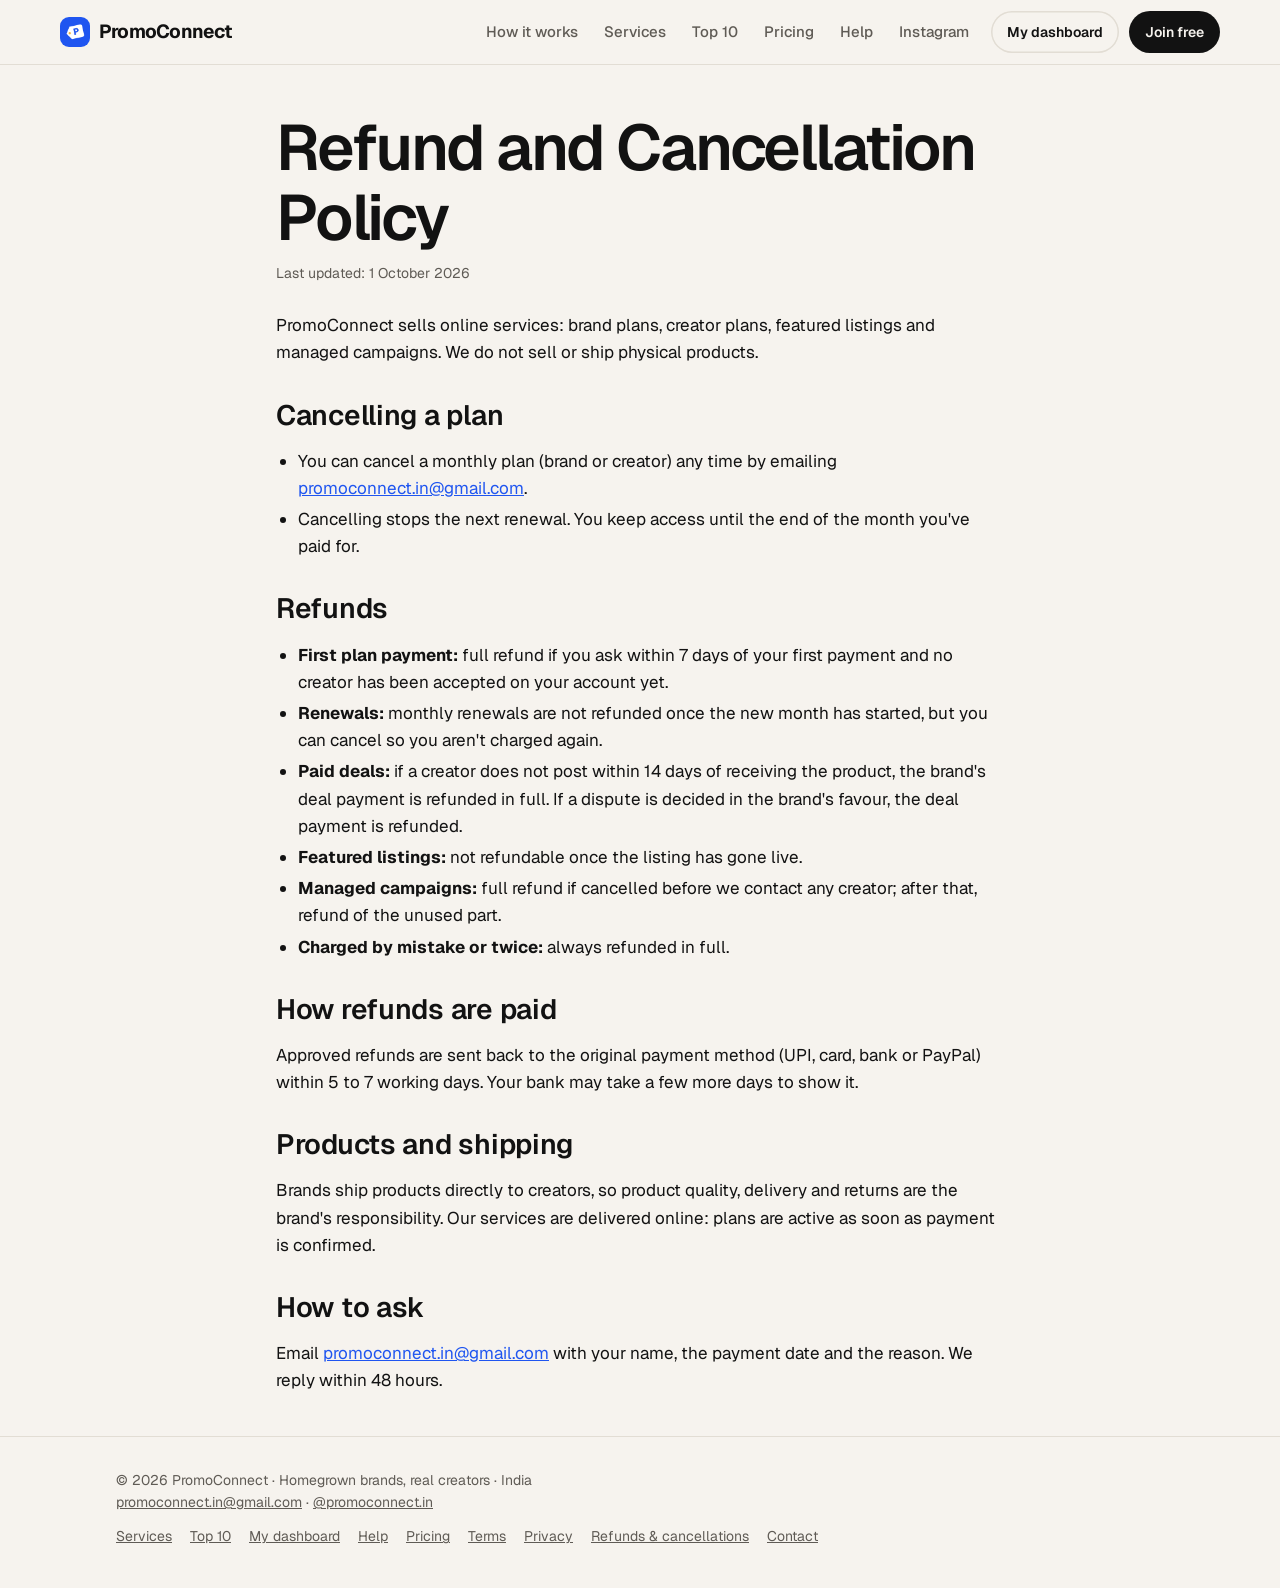
<file: refund.html>
<!doctype html>
<html lang="en">
<head>
<meta charset="utf-8">
<meta name="viewport" content="width=device-width, initial-scale=1">
<title>Refund and Cancellation Policy | PromoConnect</title>
<meta name="description" content="Refunds, cancellations and delivery at PromoConnect.">
<link rel="icon" href="logo.png">
<link rel="preconnect" href="https://fonts.googleapis.com"><link rel="preconnect" href="https://fonts.gstatic.com" crossorigin>
<link rel="stylesheet" href="https://fonts.googleapis.com/css2?family=Instrument+Serif:ital@0;1&family=Geist:wght@400;500;600;700&display=swap">
<style>
:root{--bg:#f6f3ee;--card:#fffdf9;--ink:#121212;--muted:#5f5b55;--line:#e2ddd4;--blue:#1F55F0;--blue-ink:#FFFFFF;--yel:#F5B638;--soft:#EAF0FF}
@media (prefers-color-scheme:dark){:root:not([data-theme="light"]){color-scheme:dark;--bg:#0c0c0d;--card:#18181b;--ink:#f3efe8;--muted:#a19c94;--line:#2a2a2e;--blue:#5B7CFF;--soft:#1B2340}}
:root[data-theme="dark"]{color-scheme:dark;--bg:#0c0c0d;--card:#18181b;--ink:#f3efe8;--muted:#a19c94;--line:#2a2a2e;--blue:#5B7CFF;--soft:#1B2340}
*{box-sizing:border-box}
html{scroll-behavior:smooth}
body{margin:0;background:var(--bg);color:var(--ink);font:17px/1.6 Geist,system-ui,-apple-system,"Segoe UI",sans-serif}
a{color:var(--blue)}
html,body{max-width:100%;overflow-x:hidden}
body{touch-action:pan-y pinch-zoom;overscroll-behavior-x:none}
.wrap{max-width:1080px;margin:0 auto;padding:0 16px}
.top{position:sticky;top:0;z-index:5;background:color-mix(in srgb,var(--bg) 88%,transparent);backdrop-filter:blur(10px);border-bottom:1px solid var(--line)}
.top .wrap{display:flex;align-items:center;gap:16px;height:64px}
.brand{display:flex;align-items:center;gap:10px;font-weight:700;font-size:19px;color:var(--ink);text-decoration:none}
.mark{width:38px;height:38px;border-radius:10px;background:#1F55F0;display:inline-flex;align-items:center;justify-content:center;flex:none}
.top nav{margin-left:auto;display:flex;gap:4px;flex-wrap:wrap}
.top nav a{color:var(--ink);text-decoration:none;font-size:14px;font-weight:500;padding:8px 12px;border-radius:999px}
.top nav a:hover,.top nav a[aria-current]{background:var(--soft)}
@media (max-width:640px){.top nav .hide-sm{display:none}.top nav{gap:0;flex-wrap:nowrap}.top nav a{padding:6px 8px;font-size:13px}.brand{font-size:16px;gap:8px}.mark{width:32px;height:32px}}
.btn{display:inline-block;text-decoration:none;font-weight:600;padding:14px 22px;border-radius:999px;border:2px solid var(--blue);font-size:16px}
.btn.primary{background:var(--ink);border-color:var(--ink);color:var(--bg)}
.btn.ghost{color:var(--blue);background:transparent}
.hero{padding:72px 16px 56px}
.eyebrow{display:inline-block;background:var(--soft);color:var(--blue);font-weight:600;font-size:13px;padding:6px 12px;border-radius:999px;margin-bottom:18px}
.hero h1{font-size:clamp(36px,7vw,64px);line-height:1.05;margin:0 0 18px;letter-spacing:-.02em;max-width:14ch;text-wrap:balance}
.hero h1 em{font-style:normal;color:var(--blue)}
.lead{font-size:clamp(17px,2.4vw,20px);color:var(--muted);max-width:56ch;margin:0 0 28px}
.ctas{display:flex;gap:12px;flex-wrap:wrap}
.trust{display:flex;gap:22px;flex-wrap:wrap;margin-top:28px;color:var(--muted);font-size:14px}
.trust span::before{content:"✓ ";color:var(--blue);font-weight:700}
section.band{padding:56px 0;border-top:1px solid var(--line)}
h1,h2,.price{font-weight:600;letter-spacing:-.035em}
.doc h1{font-size:clamp(40px,7vw,64px)!important}.doc h2{font-size:28px!important}h3{font-weight:600}
.brand{font-weight:600}
h2{font-size:clamp(26px,4vw,36px);line-height:1.15;margin:0 0 10px;letter-spacing:-.01em}
.sub{color:var(--muted);margin:0 0 28px;max-width:60ch}
.grid2{display:grid;grid-template-columns:repeat(auto-fit,minmax(280px,1fr));gap:20px}
.grid3{display:grid;grid-template-columns:repeat(auto-fit,minmax(220px,1fr));gap:16px}
.card{background:var(--card);border:1px solid var(--line);border-radius:18px;padding:26px}
.card h3{margin:0 0 6px;font-size:20px}
.steps{list-style:none;padding:0;margin:16px 0 22px;counter-reset:s}
.steps li{counter-increment:s;display:flex;gap:14px;align-items:flex-start;margin:0 0 14px}
.steps li::before{content:counter(s);flex:none;width:30px;height:30px;border-radius:50%;background:#1F55F0;color:#fff;font-weight:700;display:flex;align-items:center;justify-content:center;font-size:14px}
.steps b{display:block}
.steps span{color:var(--muted);font-size:15px}
.tag{display:inline-block;font-size:12px;font-weight:600;padding:4px 10px;border-radius:999px;background:var(--soft);color:var(--blue);margin-bottom:10px}
.price{font-size:34px;font-weight:700;margin:6px 0 2px}
.price small{font-size:15px;font-weight:500;color:var(--muted)}
.card ul{padding-left:20px;margin:10px 0 0}
.card li{margin:4px 0}
.card.feature{border:2px solid var(--blue)}
.note{border-left:4px solid var(--yel);padding:12px 16px;background:color-mix(in srgb,var(--yel) 14%,transparent);border-radius:8px;margin:20px 0 0}
details{background:var(--card);border:1px solid var(--line);border-radius:14px;padding:16px 20px;margin-bottom:10px}
summary{font-weight:600;cursor:pointer}
details p{margin:10px 0 0;color:var(--muted)}
.doc{max-width:760px;padding:48px 16px 24px}
.doc h1{font-size:clamp(30px,6vw,44px);line-height:1.1;margin:0 0 8px}
.meta{color:var(--muted);font-size:14px;margin:0 0 28px}
.doc h2{font-size:22px;margin:32px 0 6px}
.doc h3{font-size:17px;margin:22px 0 4px}
.doc ul{padding-left:22px}
.doc li{margin:4px 0}
.cta-band{background:#1F55F0;color:#fff;border-radius:22px;padding:40px clamp(20px,5vw,48px);margin:56px 0}
.cta-band h2{color:#fff}
.cta-band p{color:#DCE4FF;margin:0 0 22px}
.cta-band .btn.primary{background:#fff;color:#1F55F0;border-color:#fff}
.cta-band .btn.ghost{color:#fff;border-color:#fff}
footer{border-top:1px solid var(--line);padding:32px 0 40px;color:var(--muted);font-size:14px}
footer .wrap{display:flex;flex-wrap:wrap;gap:12px 28px;justify-content:space-between}
footer nav{display:flex;flex-wrap:wrap;gap:8px 18px}
footer a{color:var(--muted)}

/* shared menu */
.pn{position:sticky;top:0;z-index:40;padding-top:env(safe-area-inset-top,0px);background:var(--bg);border-bottom:1px solid var(--line)}
.pn-in{max-width:1200px;margin:0 auto;padding:0 20px;height:64px;display:flex;align-items:center;gap:10px}
.pn-logo{display:flex;align-items:center;gap:9px;margin-right:auto;font-weight:700;font-size:19px;letter-spacing:-.04em;color:var(--ink);text-decoration:none;white-space:nowrap}
.pn-logo img{width:30px;height:30px;border-radius:9px}
.pn-links{display:flex;gap:2px}
.pn-links a{color:var(--muted);text-decoration:none;font-size:15px;font-weight:500;padding:8px 12px;border-radius:999px;white-space:nowrap}
.pn-links a:hover{color:var(--ink)}
.pn-links a[aria-current]{color:var(--ink);background:color-mix(in srgb,var(--ink) 8%,transparent)}
.pn-dash,.pn-join{font-size:14px;font-weight:600;text-decoration:none;border-radius:999px;padding:10px 16px;white-space:nowrap}
.pn-dash{color:var(--ink);box-shadow:inset 0 0 0 1.5px var(--line)}
.pn-join{background:var(--ink);color:var(--bg)}
.pn-menu{display:none;width:42px;height:42px;border-radius:50%;border:0;box-shadow:inset 0 0 0 1.5px var(--line);background:transparent;color:var(--ink);cursor:pointer;place-items:center;padding:0}
.pn-menu span{display:block;width:16px;height:2px;border-radius:2px;background:currentColor;margin:2.5px auto;transition:transform .25s}
.pn-menu[aria-expanded="true"] span:first-child{transform:translateY(3.5px) rotate(45deg)}
.pn-menu[aria-expanded="true"] span:last-child{transform:translateY(-3.5px) rotate(-45deg)}
.pn-panel{max-width:1200px;margin:0 auto;padding:6px 20px 18px;display:grid}
.pn-panel[hidden]{display:none}
.pn-panel a{padding:14px 4px;font-size:17px;font-weight:500;color:var(--ink);text-decoration:none;border-top:1px solid var(--line);display:flex;justify-content:space-between}
.pn-panel a::after{content:"›";color:var(--muted)}
@media (max-width:1060px){.pn-links,.pn-dash{display:none}.pn-menu{display:grid}}
@media (min-width:1061px){.pn-panel{display:none!important}}
</style>
</head>
<body>
<header class="pn" id="nav"><div class="pn-in">
  <a class="pn-logo" href="index.html"><img src="logo.png" alt="">PromoConnect</a>
  <nav class="pn-links" aria-label="Main"><a href="index.html#how">How it works</a><a href="services.html">Services</a><a href="leaderboard.html">Top 10</a><a href="pricing.html">Pricing</a><a href="help.html">Help</a><a href="https://instagram.com/promoconnect.in">Instagram</a></nav>
  <a class="pn-dash" href="dashboard.html">My dashboard</a>
  <a class="pn-join" href="join.html">Join free</a>
  <button class="pn-menu" type="button" aria-expanded="false" aria-controls="pnPanel" aria-label="Menu"><span></span><span></span></button>
</div><nav class="pn-panel" id="pnPanel" aria-label="Menu" hidden><a href="index.html#how">How it works</a><a href="services.html">Services</a><a href="leaderboard.html">Top 10</a><a href="pricing.html">Pricing</a><a href="help.html">Help</a><a href="https://instagram.com/promoconnect.in">Instagram</a><a href="dashboard.html">My dashboard</a><a href="contact.html">Contact</a></nav></header>
<main>

<div class="wrap doc">
  <h1>Refund and Cancellation Policy</h1>
  <p class="meta">Last updated: 1 October 2026</p>
  <p>PromoConnect sells online services: brand plans, creator plans, featured listings and managed campaigns. We do not sell or ship physical products.</p>
  <h2>Cancelling a plan</h2>
  <ul><li>You can cancel a monthly plan (brand or creator) any time by emailing <a href="mailto:promoconnect.in@gmail.com">promoconnect.in@gmail.com</a>.</li>
  <li>Cancelling stops the next renewal. You keep access until the end of the month you've paid for.</li></ul>
  <h2>Refunds</h2>
  <ul><li><b>First plan payment:</b> full refund if you ask within 7 days of your first payment and no creator has been accepted on your account yet.</li>
  <li><b>Renewals:</b> monthly renewals are not refunded once the new month has started, but you can cancel so you aren't charged again.</li>
  <li><b>Paid deals:</b> if a creator does not post within 14 days of receiving the product, the brand's deal payment is refunded in full. If a dispute is decided in the brand's favour, the deal payment is refunded.</li>
  <li><b>Featured listings:</b> not refundable once the listing has gone live.</li>
  <li><b>Managed campaigns:</b> full refund if cancelled before we contact any creator; after that, refund of the unused part.</li>
  <li><b>Charged by mistake or twice:</b> always refunded in full.</li></ul>
  <h2>How refunds are paid</h2>
  <p>Approved refunds are sent back to the original payment method (UPI, card, bank or PayPal) within 5 to 7 working days. Your bank may take a few more days to show it.</p>
  <h2>Products and shipping</h2>
  <p>Brands ship products directly to creators, so product quality, delivery and returns are the brand's responsibility. Our services are delivered online: plans are active as soon as payment is confirmed.</p>
  <h2>How to ask</h2>
  <p>Email <a href="mailto:promoconnect.in@gmail.com">promoconnect.in@gmail.com</a> with your name, the payment date and the reason. We reply within 48 hours.</p>
</div>

</main>
<footer><div class="wrap">
  <div>© 2026 PromoConnect · Homegrown brands, real creators · India<br><a href="mailto:promoconnect.in@gmail.com">promoconnect.in@gmail.com</a> · <a href="https://instagram.com/promoconnect.in">@promoconnect.in</a></div>
  <nav><a href="services.html">Services</a><a href="leaderboard.html">Top 10</a><a href="dashboard.html">My dashboard</a><a href="help.html">Help</a><a href="pricing.html">Pricing</a><a href="terms.html">Terms</a><a href="privacy.html">Privacy</a><a href="refund.html">Refunds &amp; cancellations</a><a href="contact.html">Contact</a></nav>
</div></footer>
<script>(function(){var b=document.querySelector('.pn-menu'),p=document.getElementById('pnPanel');if(!b||!p)return;
b.addEventListener('click',function(){var o=b.getAttribute('aria-expanded')==='true';b.setAttribute('aria-expanded',String(!o));p.hidden=o;});
p.addEventListener('click',function(e){if(e.target.closest('a')){b.setAttribute('aria-expanded','false');p.hidden=true;}});})();</script>
</body>
</html>
</file>
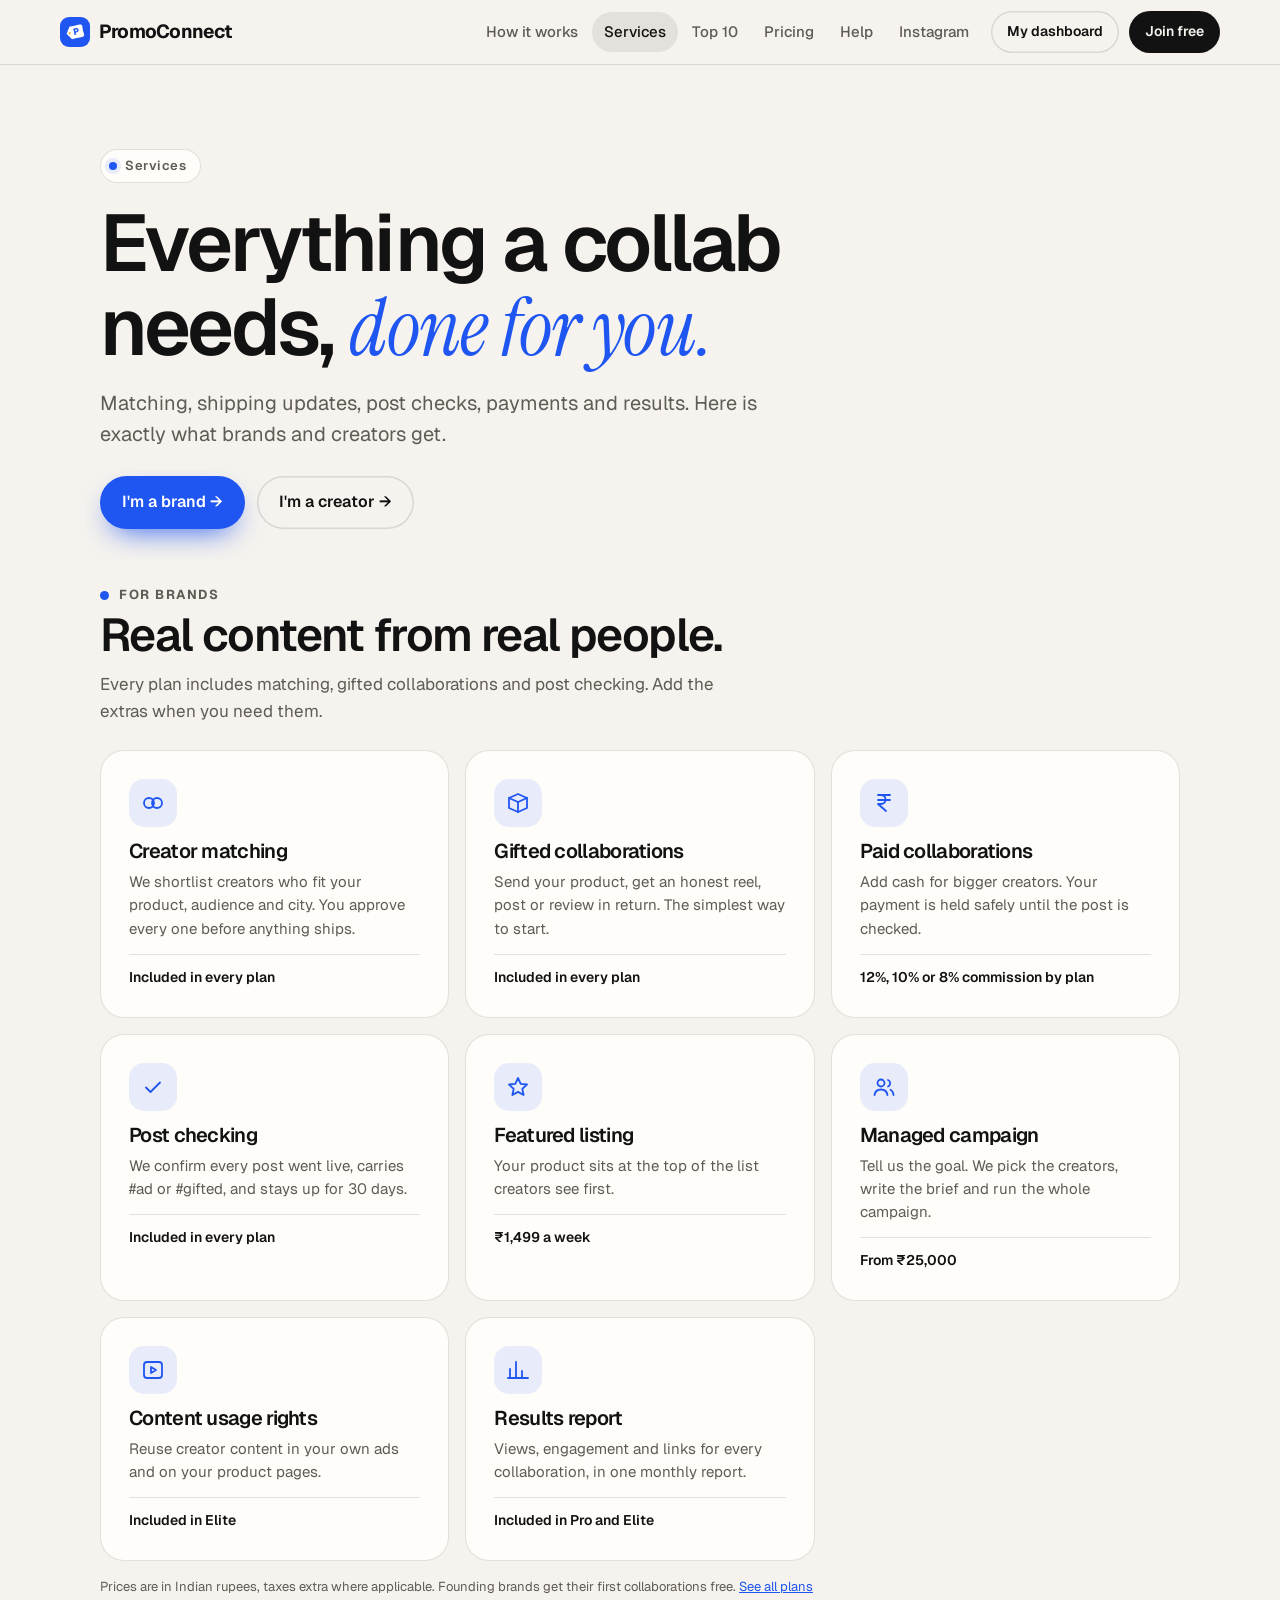
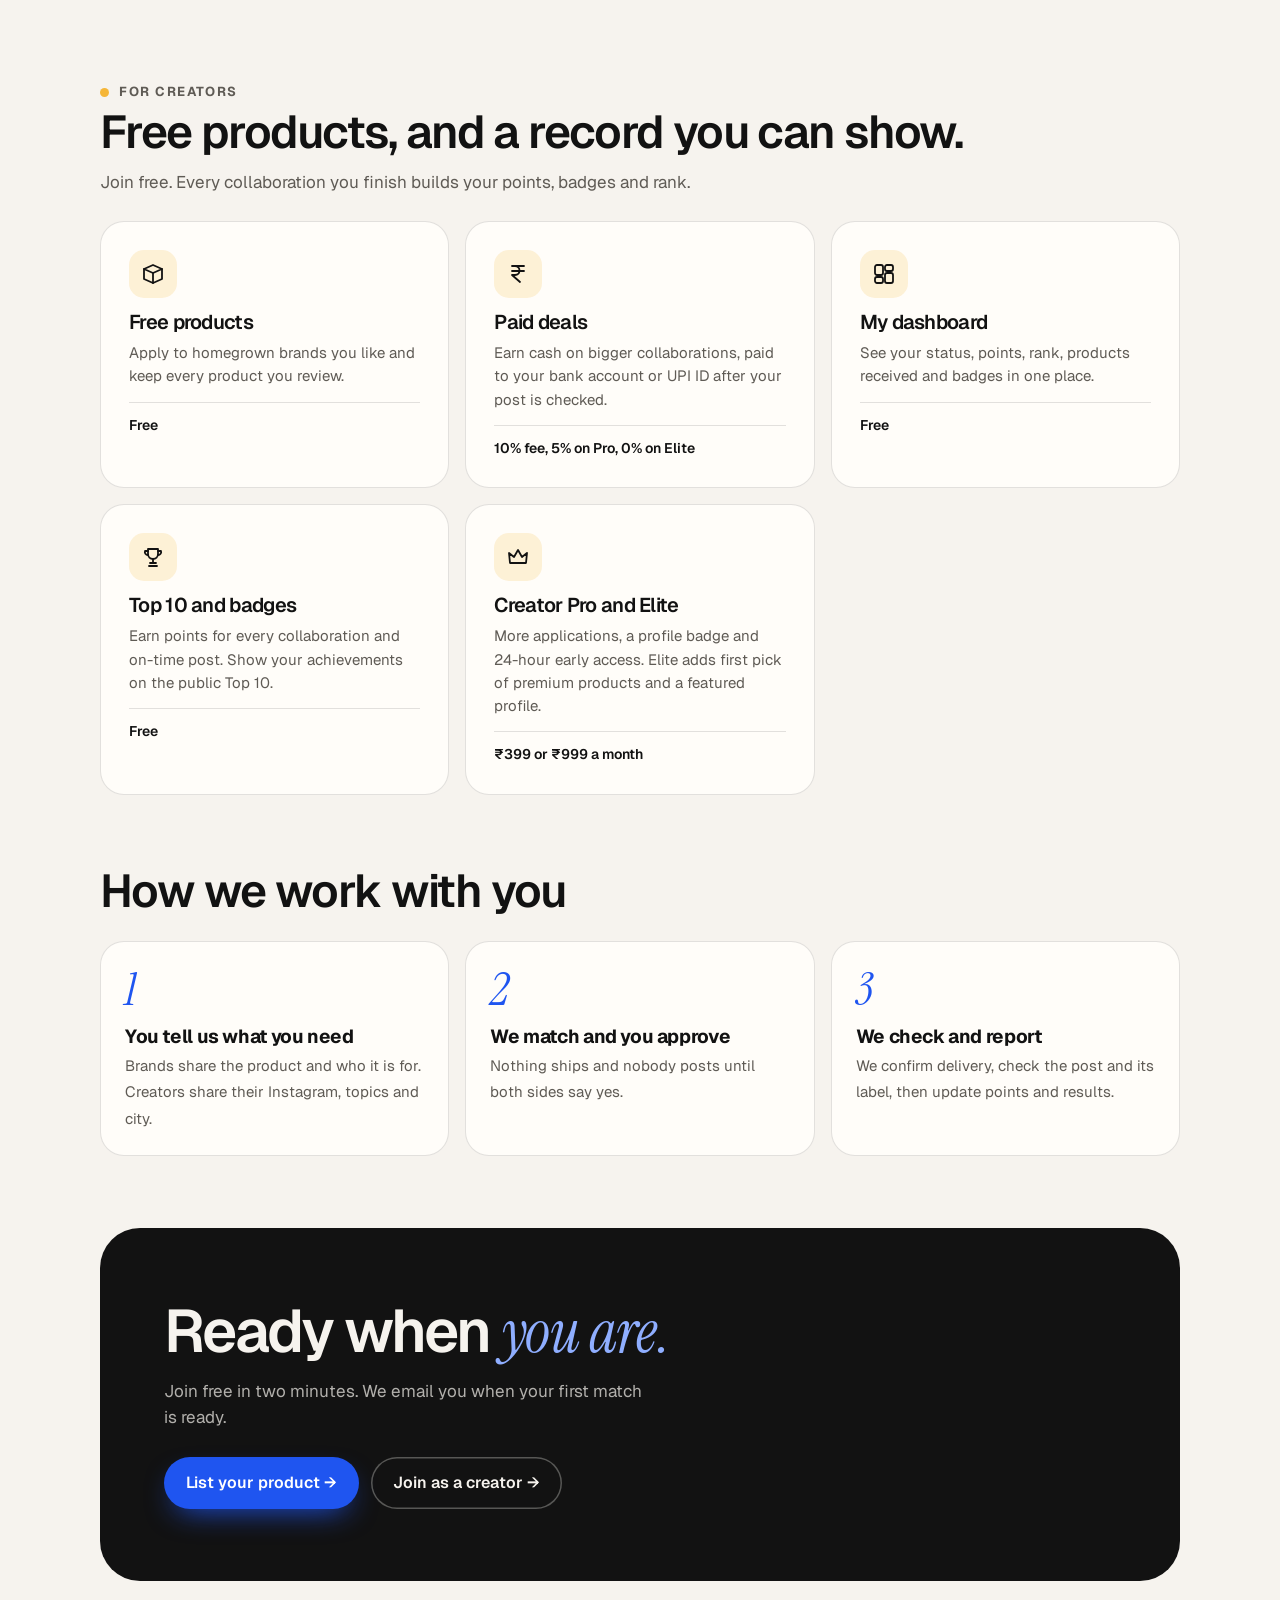
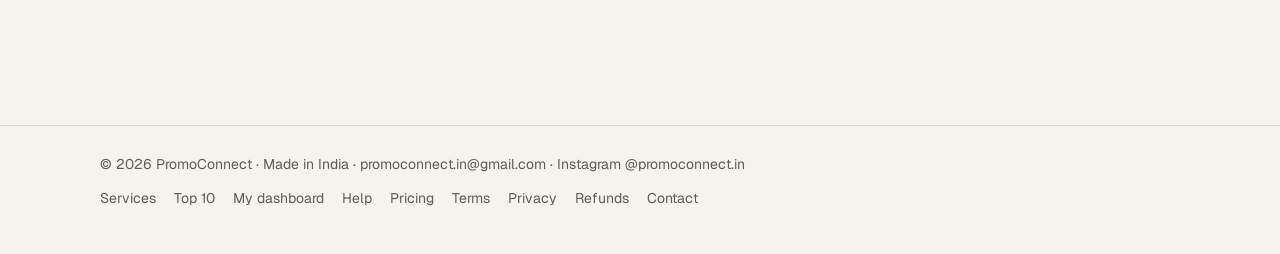
<file: services.html>
<!DOCTYPE html>
<html lang="en">
<head>
<meta charset="utf-8">
<meta name="viewport" content="width=device-width, initial-scale=1, viewport-fit=cover">
<title>Services | PromoConnect</title>
<meta name="description" content="What PromoConnect does for brands and creators: matching, gifted and paid collaborations, post checking, managed campaigns, dashboard and Top 10.">
<link rel="icon" href="logo.png">
<link rel="preconnect" href="https://fonts.googleapis.com"><link rel="preconnect" href="https://fonts.gstatic.com" crossorigin>
<link href="https://fonts.googleapis.com/css2?family=Instrument+Serif:ital@0;1&family=Geist:wght@400;500;600;700&display=swap" rel="stylesheet">
<style>
/* Layout: warm paper page, one idea per band, rounded cards; PromoConnect blue is the only accent, yellow marks creators */
:root{--bg:#f6f3ee;--bg2:#ece7df;--ink:#121212;--muted:#5f5b55;--line:rgba(18,18,18,.12);--card:#fffdf9;--field:#ffffff;--acc:#1F55F0;--acc-ink:#fff;--soft:rgba(31,85,240,.10);--sun:#F5B638;--sun-soft:rgba(245,182,56,.18);--good:#1a7a50;--good-soft:rgba(26,122,80,.12);--warn:#9a6400;--warn-soft:rgba(245,182,56,.2);--err:#C2362B;--shadow:0 30px 60px -28px rgba(20,25,60,.28);
  --display:Geist,system-ui,-apple-system,"Segoe UI",sans-serif;--serif:"Instrument Serif",Georgia,serif}
@media (prefers-color-scheme:dark){:root:not([data-theme="light"]){color-scheme:dark;--bg:#0c0c0d;--bg2:#141416;--ink:#f3efe8;--muted:#a19c94;--line:rgba(243,239,232,.14);--card:#18181b;--field:#111113;--acc:#5C84FF;--acc-ink:#0a0f24;--soft:rgba(92,132,255,.16);--sun-soft:rgba(245,182,56,.16);--good:#4cc38a;--good-soft:rgba(76,195,138,.14);--warn:#F5B638;--warn-soft:rgba(245,182,56,.14);--err:#FF7A6E;--shadow:0 30px 60px -28px rgba(0,0,0,.7)}}
:root[data-theme="dark"]{color-scheme:dark;--bg:#0c0c0d;--bg2:#141416;--ink:#f3efe8;--muted:#a19c94;--line:rgba(243,239,232,.14);--card:#18181b;--field:#111113;--acc:#5C84FF;--acc-ink:#0a0f24;--soft:rgba(92,132,255,.16);--sun-soft:rgba(245,182,56,.16);--good:#4cc38a;--good-soft:rgba(76,195,138,.14);--warn:#F5B638;--warn-soft:rgba(245,182,56,.14);--err:#FF7A6E;--shadow:0 30px 60px -28px rgba(0,0,0,.7)}
*,*::before,*::after{box-sizing:border-box}
html,body{max-width:100%;overflow-x:hidden}
html{scroll-behavior:smooth;scroll-padding-top:84px}
body{margin:0;background:var(--bg);color:var(--ink);font:17px/1.55 var(--display);-webkit-font-smoothing:antialiased;touch-action:pan-y pinch-zoom;overscroll-behavior-x:none}
a{color:var(--acc)}
button,input,select{font:inherit;color:inherit}
:focus-visible{outline:2px solid var(--acc);outline-offset:3px}
[hidden]{display:none!important}
.wrap{max-width:1120px;margin:0 auto;padding-inline:20px}
h1,h2,h3{font-weight:600;letter-spacing:-.035em;line-height:1.05;margin:0;text-wrap:balance}
.serif{font-family:var(--serif);font-weight:400;font-style:italic;letter-spacing:-.01em;color:var(--acc)}
.eyebrow{display:inline-flex;align-items:center;gap:8px;font-size:13px;font-weight:600;letter-spacing:.04em;color:var(--muted);border:1px solid var(--line);border-radius:999px;padding:6px 14px 6px 8px;background:var(--card)}
.eyebrow i{width:8px;height:8px;border-radius:50%;background:var(--acc);box-shadow:0 0 0 4px var(--soft)}
.hero{padding-block:clamp(44px,7vw,84px) clamp(28px,4vw,44px)}
.hero h1{font-size:clamp(40px,6.6vw,80px);margin-top:18px;max-width:16ch}
.hero p.lead{color:var(--muted);font-size:clamp(17px,1.7vw,20px);max-width:52ch;margin:18px 0 0}
.band{padding-block:clamp(36px,6vw,72px)}
.band h2{font-size:clamp(28px,4vw,46px)}
.band .sub{color:var(--muted);max-width:56ch;margin:12px 0 0}
.btn{display:inline-flex;align-items:center;gap:10px;border:0;border-radius:999px;padding:14px 22px;font-weight:600;font-size:16px;text-decoration:none;cursor:pointer}
.btn.acc{background:var(--acc);color:var(--acc-ink);box-shadow:0 12px 30px -12px var(--acc)}
.btn.dark{background:var(--ink);color:var(--bg)}
.btn.line{background:transparent;color:var(--ink);box-shadow:inset 0 0 0 1.5px var(--line)}
.btn[disabled]{opacity:.6;cursor:progress}
.ctas{display:flex;flex-wrap:wrap;gap:12px;margin-top:26px}
.card{background:var(--card);border:1px solid var(--line);border-radius:24px;padding:clamp(20px,3vw,28px)}
.grid{display:grid;gap:16px;grid-template-columns:repeat(auto-fit,minmax(min(100%,260px),1fr))}
.grid>*{min-width:0}
.dot{width:9px;height:9px;border-radius:50%;display:inline-block;flex:none}
.pill{display:inline-flex;align-items:center;gap:6px;font-size:12px;font-weight:600;padding:5px 11px;border-radius:999px;background:var(--soft);color:var(--ink);white-space:nowrap}
.note{font-size:13px;color:var(--muted)}
.final{background:var(--ink);color:var(--bg);border-radius:clamp(26px,4vw,40px);padding:clamp(36px,6vw,72px) clamp(22px,5vw,64px);margin-block:clamp(36px,6vw,72px)}
.final h2{font-size:clamp(32px,5vw,60px);max-width:14ch}
.final .serif{color:#8FAEFF}
.final p{color:color-mix(in srgb,var(--bg) 70%,transparent);max-width:44ch;margin:14px 0 0}
.final .btn.line{color:var(--bg);box-shadow:inset 0 0 0 1.5px color-mix(in srgb,var(--bg) 30%,transparent)}
footer{border-top:1px solid var(--line);padding:28px 0 44px;color:var(--muted);font-size:14px}
footer .wrap{display:flex;flex-wrap:wrap;justify-content:space-between;gap:12px 24px}
footer nav{display:flex;flex-wrap:wrap;gap:8px 18px}
footer a{color:var(--muted);text-decoration:none}
footer a:hover{color:var(--ink)}
/* one gentle entrance when the page opens; nothing keeps moving */
.rise{animation:rise .7s cubic-bezier(.2,.8,.2,1) both}
.rise.d1{animation-delay:.08s}.rise.d2{animation-delay:.16s}.rise.d3{animation-delay:.24s}.rise.d4{animation-delay:.32s}
@keyframes rise{from{opacity:0;transform:translateY(18px)}to{opacity:1;transform:none}}
@media (prefers-reduced-motion:reduce){.rise{animation:none}html{scroll-behavior:auto}}
/* explainer video in a phone frame */
.vphone{width:min(100%,300px);aspect-ratio:9/16;border-radius:38px;background:#0d0d0f;padding:9px;box-shadow:var(--shadow),inset 0 0 0 2px #2a2a2e;margin-inline:auto}
.vphone video{display:block;width:100%;height:100%;border-radius:30px;object-fit:cover;background:#0b0d1c}

/* shared menu */
.pn{position:sticky;top:0;z-index:40;padding-top:env(safe-area-inset-top,0px);background:var(--bg);border-bottom:1px solid var(--line)}
.pn-in{max-width:1200px;margin:0 auto;padding:0 20px;height:64px;display:flex;align-items:center;gap:10px}
.pn-logo{display:flex;align-items:center;gap:9px;margin-right:auto;font-weight:700;font-size:19px;letter-spacing:-.04em;color:var(--ink);text-decoration:none;white-space:nowrap}
.pn-logo img{width:30px;height:30px;border-radius:9px}
.pn-links{display:flex;gap:2px}
.pn-links a{color:var(--muted);text-decoration:none;font-size:15px;font-weight:500;padding:8px 12px;border-radius:999px;white-space:nowrap}
.pn-links a:hover{color:var(--ink)}
.pn-links a[aria-current]{color:var(--ink);background:color-mix(in srgb,var(--ink) 8%,transparent)}
.pn-dash,.pn-join{font-size:14px;font-weight:600;text-decoration:none;border-radius:999px;padding:10px 16px;white-space:nowrap}
.pn-dash{color:var(--ink);box-shadow:inset 0 0 0 1.5px var(--line)}
.pn-join{background:var(--ink);color:var(--bg)}
.pn-menu{display:none;width:42px;height:42px;border-radius:50%;border:0;box-shadow:inset 0 0 0 1.5px var(--line);background:transparent;color:var(--ink);cursor:pointer;place-items:center;padding:0}
.pn-menu span{display:block;width:16px;height:2px;border-radius:2px;background:currentColor;margin:2.5px auto;transition:transform .25s}
.pn-menu[aria-expanded="true"] span:first-child{transform:translateY(3.5px) rotate(45deg)}
.pn-menu[aria-expanded="true"] span:last-child{transform:translateY(-3.5px) rotate(-45deg)}
.pn-panel{max-width:1200px;margin:0 auto;padding:6px 20px 18px;display:grid}
.pn-panel[hidden]{display:none}
.pn-panel a{padding:14px 4px;font-size:17px;font-weight:500;color:var(--ink);text-decoration:none;border-top:1px solid var(--line);display:flex;justify-content:space-between}
.pn-panel a::after{content:"›";color:var(--muted)}
@media (max-width:1060px){.pn-links,.pn-dash{display:none}.pn-menu{display:grid}}
@media (min-width:1061px){.pn-panel{display:none!important}}

.seg{display:flex;align-items:center;gap:10px;margin-bottom:6px;font-size:13px;font-weight:700;letter-spacing:.12em;text-transform:uppercase;color:var(--muted)}
.svc{display:grid;gap:8px;align-content:start}
.svc .si{width:48px;height:48px;border-radius:15px;display:grid;place-items:center;background:var(--soft);color:var(--acc);margin-bottom:6px}
.svc.sun .si{background:var(--sun-soft);color:var(--ink)}
.svc h3{font-size:20px}
.svc p{margin:0;color:var(--muted);font-size:15px}
.svc .pr{margin-top:6px;font-size:14px;font-weight:600;padding-top:12px;border-top:1px solid var(--line)}
.steps3{counter-reset:s;display:grid;gap:16px;grid-template-columns:repeat(auto-fit,minmax(min(100%,240px),1fr));margin-top:26px;padding:0;list-style:none}
.steps3 li{counter-increment:s;background:var(--card);border:1px solid var(--line);border-radius:24px;padding:24px}
.steps3 li::before{content:counter(s);font-family:var(--serif);font-style:italic;font-size:46px;line-height:1;color:var(--acc);display:block;margin-bottom:10px}
.steps3 b{display:block;font-size:19px;letter-spacing:-.02em}
.steps3 span{color:var(--muted);font-size:15px}
</style>
</head>
<body>
<header class="pn" id="nav"><div class="pn-in">
  <a class="pn-logo" href="index.html"><img src="logo.png" alt="">PromoConnect</a>
  <nav class="pn-links" aria-label="Main"><a href="index.html#how">How it works</a><a href="services.html" aria-current="page">Services</a><a href="leaderboard.html">Top 10</a><a href="pricing.html">Pricing</a><a href="help.html">Help</a><a href="https://instagram.com/promoconnect.in">Instagram</a></nav>
  <a class="pn-dash" href="dashboard.html">My dashboard</a>
  <a class="pn-join" href="join.html">Join free</a>
  <button class="pn-menu" type="button" aria-expanded="false" aria-controls="pnPanel" aria-label="Menu"><span></span><span></span></button>
</div><nav class="pn-panel" id="pnPanel" aria-label="Menu" hidden><a href="index.html#how">How it works</a><a href="services.html">Services</a><a href="leaderboard.html">Top 10</a><a href="pricing.html">Pricing</a><a href="help.html">Help</a><a href="https://instagram.com/promoconnect.in">Instagram</a><a href="dashboard.html">My dashboard</a><a href="contact.html">Contact</a></nav></header>
<main>

<div class="wrap hero">
  <span class="eyebrow rise"><i></i>Services</span>
  <h1 class="rise d1">Everything a collab needs, <span class="serif">done for you.</span></h1>
  <p class="lead rise d2">Matching, shipping updates, post checks, payments and results. Here is exactly what brands and creators get.</p>
  <div class="ctas rise d3"><a class="btn acc" href="join.html#brand">I'm a brand →</a><a class="btn line" href="join.html#creator">I'm a creator →</a></div>
</div>

<section class="band wrap" id="brands" style="padding-top:12px">
  <div class="seg"><i class="dot" style="background:var(--acc)"></i>For brands</div>
  <h2>Real content from real people.</h2>
  <p class="sub">Every plan includes matching, gifted collaborations and post checking. Add the extras when you need them.</p>
  <div class="grid" style="margin-top:26px"><div class="card svc "><span class="si"><svg width="24" height="24" viewBox="0 0 24 24" fill="none" stroke="currentColor" stroke-width="1.8" stroke-linecap="round" stroke-linejoin="round" aria-hidden="true"><circle cx="8" cy="12" r="5"/><circle cx="16" cy="12" r="5"/></svg></span><h3>Creator matching</h3><p>We shortlist creators who fit your product, audience and city. You approve every one before anything ships.</p><span class="pr">Included in every plan</span></div><div class="card svc "><span class="si"><svg width="24" height="24" viewBox="0 0 24 24" fill="none" stroke="currentColor" stroke-width="1.8" stroke-linecap="round" stroke-linejoin="round" aria-hidden="true"><path d="M3 7l9-4 9 4-9 4-9-4z"/><path d="M3 7v10l9 4 9-4V7"/><path d="M12 11v10"/></svg></span><h3>Gifted collaborations</h3><p>Send your product, get an honest reel, post or review in return. The simplest way to start.</p><span class="pr">Included in every plan</span></div><div class="card svc "><span class="si"><svg width="24" height="24" viewBox="0 0 24 24" fill="none" stroke="currentColor" stroke-width="1.8" stroke-linecap="round" stroke-linejoin="round" aria-hidden="true"><path d="M6 4h12M6 9h12M9 4c6 0 6 9 0 9H6l8 7"/></svg></span><h3>Paid collaborations</h3><p>Add cash for bigger creators. Your payment is held safely until the post is checked.</p><span class="pr">12%, 10% or 8% commission by plan</span></div><div class="card svc "><span class="si"><svg width="24" height="24" viewBox="0 0 24 24" fill="none" stroke="currentColor" stroke-width="1.8" stroke-linecap="round" stroke-linejoin="round" aria-hidden="true"><path d="M5 12.5l4.5 4.5L19 7.5"/></svg></span><h3>Post checking</h3><p>We confirm every post went live, carries #ad or #gifted, and stays up for 30 days.</p><span class="pr">Included in every plan</span></div><div class="card svc "><span class="si"><svg width="24" height="24" viewBox="0 0 24 24" fill="none" stroke="currentColor" stroke-width="1.8" stroke-linecap="round" stroke-linejoin="round" aria-hidden="true"><path d="M12 3l2.7 5.8 6.3.7-4.7 4.3 1.3 6.2L12 16.9 6.4 20l1.3-6.2L3 9.5l6.3-.7z"/></svg></span><h3>Featured listing</h3><p>Your product sits at the top of the list creators see first.</p><span class="pr">₹1,499 a week</span></div><div class="card svc "><span class="si"><svg width="24" height="24" viewBox="0 0 24 24" fill="none" stroke="currentColor" stroke-width="1.8" stroke-linecap="round" stroke-linejoin="round" aria-hidden="true"><circle cx="9" cy="8" r="3.5"/><path d="M2.5 20c.6-3.6 3.2-5.5 6.5-5.5s5.9 1.9 6.5 5.5"/><path d="M16 5a3.5 3.5 0 010 6.5M18.5 14.8c1.7.8 2.7 2.5 3 5.2"/></svg></span><h3>Managed campaign</h3><p>Tell us the goal. We pick the creators, write the brief and run the whole campaign.</p><span class="pr">From ₹25,000</span></div><div class="card svc "><span class="si"><svg width="24" height="24" viewBox="0 0 24 24" fill="none" stroke="currentColor" stroke-width="1.8" stroke-linecap="round" stroke-linejoin="round" aria-hidden="true"><rect x="3" y="4" width="18" height="16" rx="3"/><path d="M10 9l5 3-5 3z"/></svg></span><h3>Content usage rights</h3><p>Reuse creator content in your own ads and on your product pages.</p><span class="pr">Included in Elite</span></div><div class="card svc "><span class="si"><svg width="24" height="24" viewBox="0 0 24 24" fill="none" stroke="currentColor" stroke-width="1.8" stroke-linecap="round" stroke-linejoin="round" aria-hidden="true"><path d="M4 20V11M10 20V4M16 20v-7M22 20H2"/></svg></span><h3>Results report</h3><p>Views, engagement and links for every collaboration, in one monthly report.</p><span class="pr">Included in Pro and Elite</span></div></div>
  <p class="note" style="margin-top:16px">Prices are in Indian rupees, taxes extra where applicable. Founding brands get their first collaborations free. <a href="pricing.html">See all plans</a></p>
</section>

<section class="band wrap" id="creators" style="padding-top:0">
  <div class="seg"><i class="dot" style="background:var(--sun)"></i>For creators</div>
  <h2>Free products, and a record you can show.</h2>
  <p class="sub">Join free. Every collaboration you finish builds your points, badges and rank.</p>
  <div class="grid" style="margin-top:26px"><div class="card svc sun"><span class="si"><svg width="24" height="24" viewBox="0 0 24 24" fill="none" stroke="currentColor" stroke-width="1.8" stroke-linecap="round" stroke-linejoin="round" aria-hidden="true"><path d="M3 7l9-4 9 4-9 4-9-4z"/><path d="M3 7v10l9 4 9-4V7"/><path d="M12 11v10"/></svg></span><h3>Free products</h3><p>Apply to homegrown brands you like and keep every product you review.</p><span class="pr">Free</span></div><div class="card svc sun"><span class="si"><svg width="24" height="24" viewBox="0 0 24 24" fill="none" stroke="currentColor" stroke-width="1.8" stroke-linecap="round" stroke-linejoin="round" aria-hidden="true"><path d="M6 4h12M6 9h12M9 4c6 0 6 9 0 9H6l8 7"/></svg></span><h3>Paid deals</h3><p>Earn cash on bigger collaborations, paid to your bank account or UPI ID after your post is checked.</p><span class="pr">10% fee, 5% on Pro, 0% on Elite</span></div><div class="card svc sun"><span class="si"><svg width="24" height="24" viewBox="0 0 24 24" fill="none" stroke="currentColor" stroke-width="1.8" stroke-linecap="round" stroke-linejoin="round" aria-hidden="true"><rect x="3" y="3" width="8" height="10" rx="2"/><rect x="13" y="3" width="8" height="6" rx="2"/><rect x="13" y="11" width="8" height="10" rx="2"/><rect x="3" y="15" width="8" height="6" rx="2"/></svg></span><h3>My dashboard</h3><p>See your status, points, rank, products received and badges in one place.</p><span class="pr">Free</span></div><div class="card svc sun"><span class="si"><svg width="24" height="24" viewBox="0 0 24 24" fill="none" stroke="currentColor" stroke-width="1.8" stroke-linecap="round" stroke-linejoin="round" aria-hidden="true"><path d="M7 4h10v5a5 5 0 01-10 0z"/><path d="M7 6H4a3 3 0 003 4M17 6h3a3 3 0 01-3 4M12 14v4M8 21h8M9 18h6"/></svg></span><h3>Top 10 and badges</h3><p>Earn points for every collaboration and on-time post. Show your achievements on the public Top 10.</p><span class="pr">Free</span></div><div class="card svc sun"><span class="si"><svg width="24" height="24" viewBox="0 0 24 24" fill="none" stroke="currentColor" stroke-width="1.8" stroke-linecap="round" stroke-linejoin="round" aria-hidden="true"><path d="M4 18h16l1-10-5 4-4-7-4 7-5-4z"/></svg></span><h3>Creator Pro and Elite</h3><p>More applications, a profile badge and 24-hour early access. Elite adds first pick of premium products and a featured profile.</p><span class="pr">₹399 or ₹999 a month</span></div></div>
</section>

<section class="band wrap" style="padding-top:0">
  <h2>How we work with you</h2>
  <ol class="steps3">
    <li><b>You tell us what you need</b><span>Brands share the product and who it is for. Creators share their Instagram, topics and city.</span></li>
    <li><b>We match and you approve</b><span>Nothing ships and nobody posts until both sides say yes.</span></li>
    <li><b>We check and report</b><span>We confirm delivery, check the post and its label, then update points and results.</span></li>
  </ol>
  <div class="final">
    <h2>Ready when <span class="serif">you are.</span></h2>
    <p>Join free in two minutes. We email you when your first match is ready.</p>
    <div class="ctas"><a class="btn acc" href="join.html#brand">List your product →</a><a class="btn line" href="join.html#creator">Join as a creator →</a></div>
  </div>
</section>

</main>
<footer><div class="wrap">
  <span>© 2026 PromoConnect · Made in India · promoconnect.in@gmail.com · <a href="https://instagram.com/promoconnect.in" target="_blank" rel="noopener">Instagram @promoconnect.in</a></span>
  <nav><a href="services.html">Services</a><a href="leaderboard.html">Top 10</a><a href="dashboard.html">My dashboard</a><a href="help.html">Help</a><a href="pricing.html">Pricing</a><a href="terms.html">Terms</a><a href="privacy.html">Privacy</a><a href="refund.html">Refunds</a><a href="contact.html">Contact</a></nav>
</div></footer>
<script>(function(){var b=document.querySelector('.pn-menu'),p=document.getElementById('pnPanel');if(!b||!p)return;
b.addEventListener('click',function(){var o=b.getAttribute('aria-expanded')==='true';b.setAttribute('aria-expanded',String(!o));p.hidden=o;});
p.addEventListener('click',function(e){if(e.target.closest('a')){b.setAttribute('aria-expanded','false');p.hidden=true;}});})();</script>

</body>
</html>
</file>
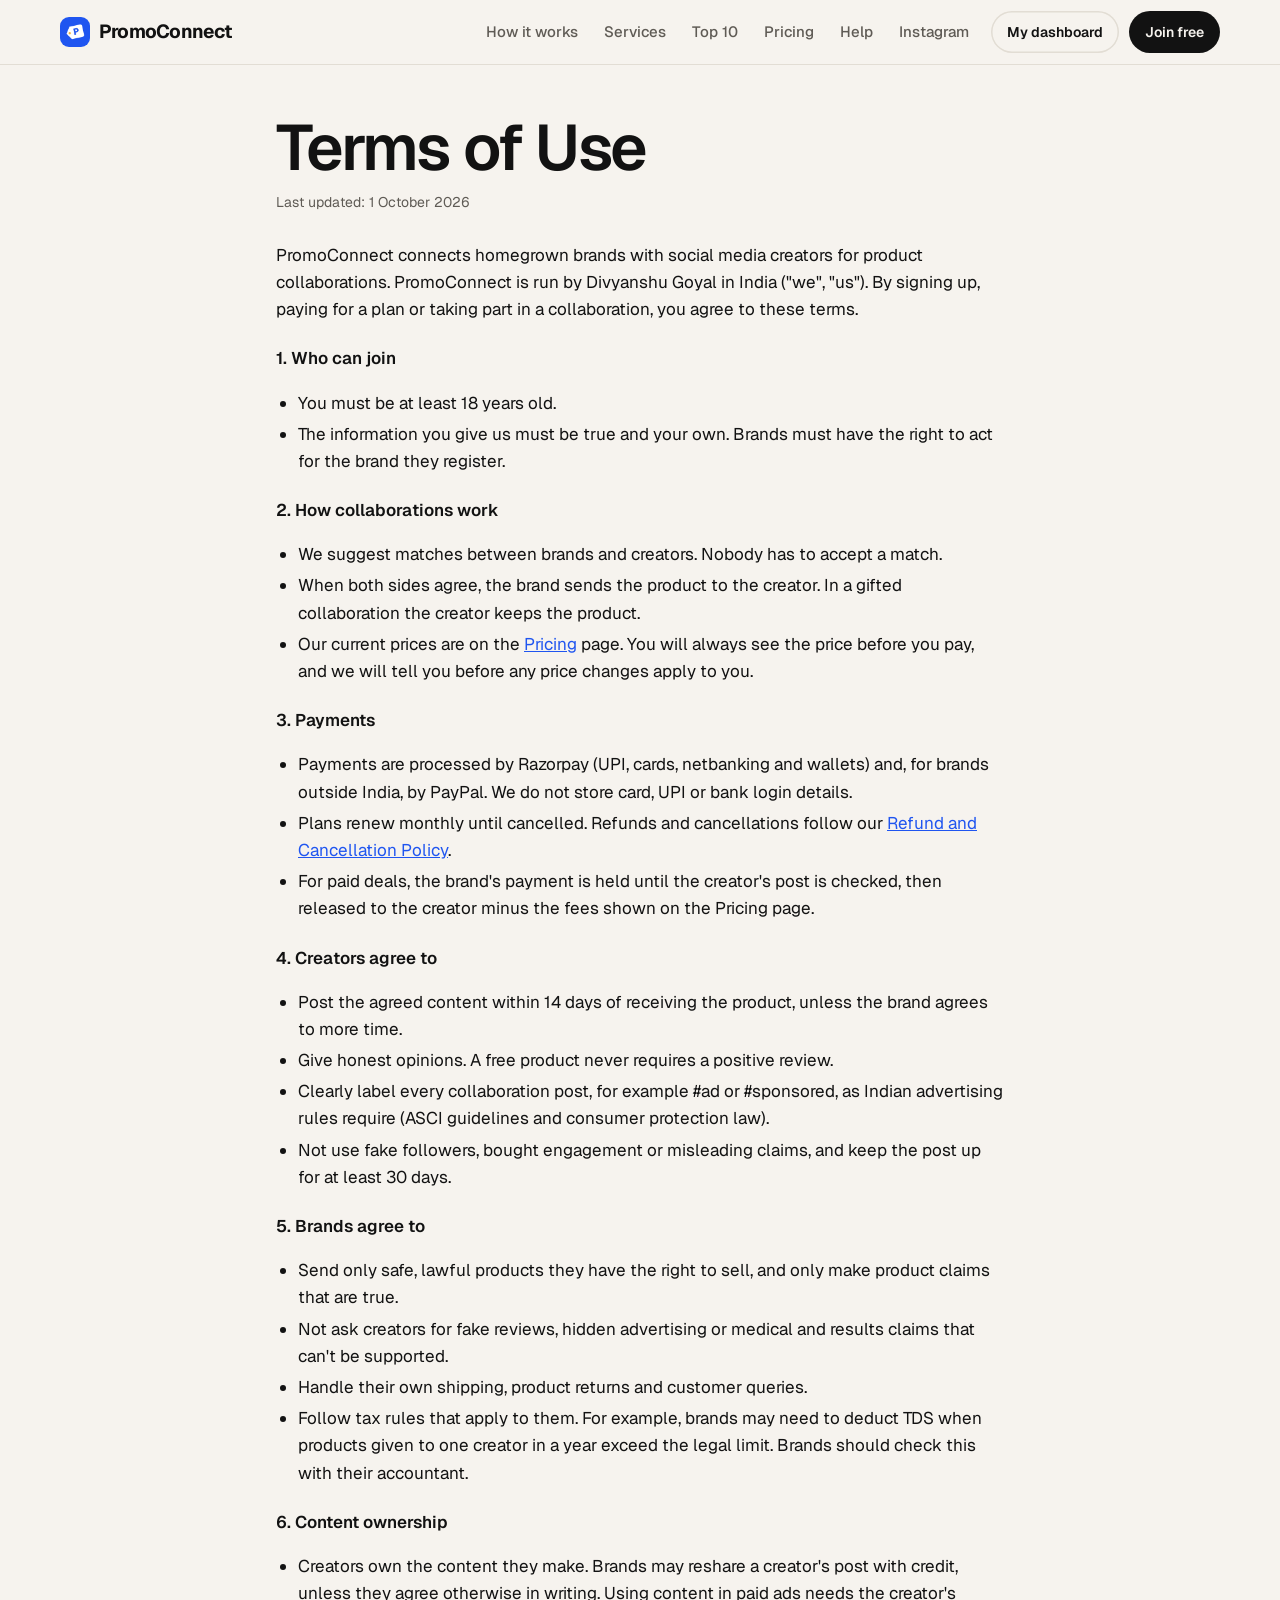
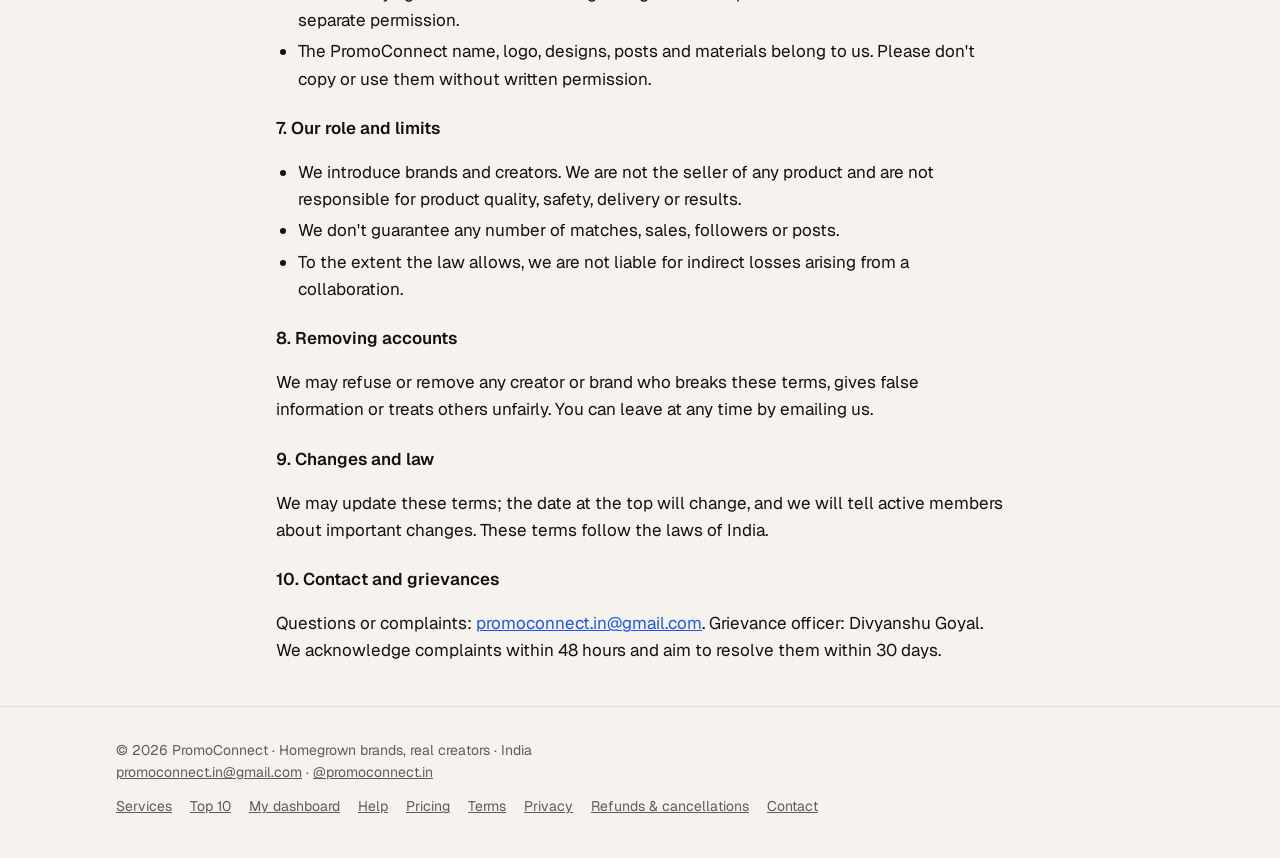
<file: terms.html>
<!doctype html>
<html lang="en">
<head>
<meta charset="utf-8">
<meta name="viewport" content="width=device-width, initial-scale=1">
<title>Terms of Use | PromoConnect</title>
<meta name="description" content="Terms of Use for PromoConnect.">
<link rel="icon" href="logo.png">
<link rel="preconnect" href="https://fonts.googleapis.com"><link rel="preconnect" href="https://fonts.gstatic.com" crossorigin>
<link rel="stylesheet" href="https://fonts.googleapis.com/css2?family=Instrument+Serif:ital@0;1&family=Geist:wght@400;500;600;700&display=swap">
<style>
:root{--bg:#f6f3ee;--card:#fffdf9;--ink:#121212;--muted:#5f5b55;--line:#e2ddd4;--blue:#1F55F0;--blue-ink:#FFFFFF;--yel:#F5B638;--soft:#EAF0FF}
@media (prefers-color-scheme:dark){:root:not([data-theme="light"]){color-scheme:dark;--bg:#0c0c0d;--card:#18181b;--ink:#f3efe8;--muted:#a19c94;--line:#2a2a2e;--blue:#5B7CFF;--soft:#1B2340}}
:root[data-theme="dark"]{color-scheme:dark;--bg:#0c0c0d;--card:#18181b;--ink:#f3efe8;--muted:#a19c94;--line:#2a2a2e;--blue:#5B7CFF;--soft:#1B2340}
*{box-sizing:border-box}
html{scroll-behavior:smooth}
body{margin:0;background:var(--bg);color:var(--ink);font:17px/1.6 Geist,system-ui,-apple-system,"Segoe UI",sans-serif}
a{color:var(--blue)}
html,body{max-width:100%;overflow-x:hidden}
body{touch-action:pan-y pinch-zoom;overscroll-behavior-x:none}
.wrap{max-width:1080px;margin:0 auto;padding:0 16px}
.top{position:sticky;top:0;z-index:5;background:color-mix(in srgb,var(--bg) 88%,transparent);backdrop-filter:blur(10px);border-bottom:1px solid var(--line)}
.top .wrap{display:flex;align-items:center;gap:16px;height:64px}
.brand{display:flex;align-items:center;gap:10px;font-weight:700;font-size:19px;color:var(--ink);text-decoration:none}
.mark{width:38px;height:38px;border-radius:10px;background:#1F55F0;display:inline-flex;align-items:center;justify-content:center;flex:none}
.top nav{margin-left:auto;display:flex;gap:4px;flex-wrap:wrap}
.top nav a{color:var(--ink);text-decoration:none;font-size:14px;font-weight:500;padding:8px 12px;border-radius:999px}
.top nav a:hover,.top nav a[aria-current]{background:var(--soft)}
@media (max-width:640px){.top nav .hide-sm{display:none}.top nav{gap:0;flex-wrap:nowrap}.top nav a{padding:6px 8px;font-size:13px}.brand{font-size:16px;gap:8px}.mark{width:32px;height:32px}}
.btn{display:inline-block;text-decoration:none;font-weight:600;padding:14px 22px;border-radius:999px;border:2px solid var(--blue);font-size:16px}
.btn.primary{background:var(--ink);border-color:var(--ink);color:var(--bg)}
.btn.ghost{color:var(--blue);background:transparent}
.hero{padding:72px 16px 56px}
.eyebrow{display:inline-block;background:var(--soft);color:var(--blue);font-weight:600;font-size:13px;padding:6px 12px;border-radius:999px;margin-bottom:18px}
.hero h1{font-size:clamp(36px,7vw,64px);line-height:1.05;margin:0 0 18px;letter-spacing:-.02em;max-width:14ch;text-wrap:balance}
.hero h1 em{font-style:normal;color:var(--blue)}
.lead{font-size:clamp(17px,2.4vw,20px);color:var(--muted);max-width:56ch;margin:0 0 28px}
.ctas{display:flex;gap:12px;flex-wrap:wrap}
.trust{display:flex;gap:22px;flex-wrap:wrap;margin-top:28px;color:var(--muted);font-size:14px}
.trust span::before{content:"✓ ";color:var(--blue);font-weight:700}
section.band{padding:56px 0;border-top:1px solid var(--line)}
h1,h2,.price{font-weight:600;letter-spacing:-.035em}
.doc h1{font-size:clamp(40px,7vw,64px)!important}.doc h2{font-size:28px!important}h3{font-weight:600}
.brand{font-weight:600}
h2{font-size:clamp(26px,4vw,36px);line-height:1.15;margin:0 0 10px;letter-spacing:-.01em}
.sub{color:var(--muted);margin:0 0 28px;max-width:60ch}
.grid2{display:grid;grid-template-columns:repeat(auto-fit,minmax(280px,1fr));gap:20px}
.grid3{display:grid;grid-template-columns:repeat(auto-fit,minmax(220px,1fr));gap:16px}
.card{background:var(--card);border:1px solid var(--line);border-radius:18px;padding:26px}
.card h3{margin:0 0 6px;font-size:20px}
.steps{list-style:none;padding:0;margin:16px 0 22px;counter-reset:s}
.steps li{counter-increment:s;display:flex;gap:14px;align-items:flex-start;margin:0 0 14px}
.steps li::before{content:counter(s);flex:none;width:30px;height:30px;border-radius:50%;background:#1F55F0;color:#fff;font-weight:700;display:flex;align-items:center;justify-content:center;font-size:14px}
.steps b{display:block}
.steps span{color:var(--muted);font-size:15px}
.tag{display:inline-block;font-size:12px;font-weight:600;padding:4px 10px;border-radius:999px;background:var(--soft);color:var(--blue);margin-bottom:10px}
.price{font-size:34px;font-weight:700;margin:6px 0 2px}
.price small{font-size:15px;font-weight:500;color:var(--muted)}
.card ul{padding-left:20px;margin:10px 0 0}
.card li{margin:4px 0}
.card.feature{border:2px solid var(--blue)}
.note{border-left:4px solid var(--yel);padding:12px 16px;background:color-mix(in srgb,var(--yel) 14%,transparent);border-radius:8px;margin:20px 0 0}
details{background:var(--card);border:1px solid var(--line);border-radius:14px;padding:16px 20px;margin-bottom:10px}
summary{font-weight:600;cursor:pointer}
details p{margin:10px 0 0;color:var(--muted)}
.doc{max-width:760px;padding:48px 16px 24px}
.doc h1{font-size:clamp(30px,6vw,44px);line-height:1.1;margin:0 0 8px}
.meta{color:var(--muted);font-size:14px;margin:0 0 28px}
.doc h2{font-size:22px;margin:32px 0 6px}
.doc h3{font-size:17px;margin:22px 0 4px}
.doc ul{padding-left:22px}
.doc li{margin:4px 0}
.cta-band{background:#1F55F0;color:#fff;border-radius:22px;padding:40px clamp(20px,5vw,48px);margin:56px 0}
.cta-band h2{color:#fff}
.cta-band p{color:#DCE4FF;margin:0 0 22px}
.cta-band .btn.primary{background:#fff;color:#1F55F0;border-color:#fff}
.cta-band .btn.ghost{color:#fff;border-color:#fff}
footer{border-top:1px solid var(--line);padding:32px 0 40px;color:var(--muted);font-size:14px}
footer .wrap{display:flex;flex-wrap:wrap;gap:12px 28px;justify-content:space-between}
footer nav{display:flex;flex-wrap:wrap;gap:8px 18px}
footer a{color:var(--muted)}

/* shared menu */
.pn{position:sticky;top:0;z-index:40;padding-top:env(safe-area-inset-top,0px);background:var(--bg);border-bottom:1px solid var(--line)}
.pn-in{max-width:1200px;margin:0 auto;padding:0 20px;height:64px;display:flex;align-items:center;gap:10px}
.pn-logo{display:flex;align-items:center;gap:9px;margin-right:auto;font-weight:700;font-size:19px;letter-spacing:-.04em;color:var(--ink);text-decoration:none;white-space:nowrap}
.pn-logo img{width:30px;height:30px;border-radius:9px}
.pn-links{display:flex;gap:2px}
.pn-links a{color:var(--muted);text-decoration:none;font-size:15px;font-weight:500;padding:8px 12px;border-radius:999px;white-space:nowrap}
.pn-links a:hover{color:var(--ink)}
.pn-links a[aria-current]{color:var(--ink);background:color-mix(in srgb,var(--ink) 8%,transparent)}
.pn-dash,.pn-join{font-size:14px;font-weight:600;text-decoration:none;border-radius:999px;padding:10px 16px;white-space:nowrap}
.pn-dash{color:var(--ink);box-shadow:inset 0 0 0 1.5px var(--line)}
.pn-join{background:var(--ink);color:var(--bg)}
.pn-menu{display:none;width:42px;height:42px;border-radius:50%;border:0;box-shadow:inset 0 0 0 1.5px var(--line);background:transparent;color:var(--ink);cursor:pointer;place-items:center;padding:0}
.pn-menu span{display:block;width:16px;height:2px;border-radius:2px;background:currentColor;margin:2.5px auto;transition:transform .25s}
.pn-menu[aria-expanded="true"] span:first-child{transform:translateY(3.5px) rotate(45deg)}
.pn-menu[aria-expanded="true"] span:last-child{transform:translateY(-3.5px) rotate(-45deg)}
.pn-panel{max-width:1200px;margin:0 auto;padding:6px 20px 18px;display:grid}
.pn-panel[hidden]{display:none}
.pn-panel a{padding:14px 4px;font-size:17px;font-weight:500;color:var(--ink);text-decoration:none;border-top:1px solid var(--line);display:flex;justify-content:space-between}
.pn-panel a::after{content:"›";color:var(--muted)}
@media (max-width:1060px){.pn-links,.pn-dash{display:none}.pn-menu{display:grid}}
@media (min-width:1061px){.pn-panel{display:none!important}}
</style>
</head>
<body>
<header class="pn" id="nav"><div class="pn-in">
  <a class="pn-logo" href="index.html"><img src="logo.png" alt="">PromoConnect</a>
  <nav class="pn-links" aria-label="Main"><a href="index.html#how">How it works</a><a href="services.html">Services</a><a href="leaderboard.html">Top 10</a><a href="pricing.html">Pricing</a><a href="help.html">Help</a><a href="https://instagram.com/promoconnect.in">Instagram</a></nav>
  <a class="pn-dash" href="dashboard.html">My dashboard</a>
  <a class="pn-join" href="join.html">Join free</a>
  <button class="pn-menu" type="button" aria-expanded="false" aria-controls="pnPanel" aria-label="Menu"><span></span><span></span></button>
</div><nav class="pn-panel" id="pnPanel" aria-label="Menu" hidden><a href="index.html#how">How it works</a><a href="services.html">Services</a><a href="leaderboard.html">Top 10</a><a href="pricing.html">Pricing</a><a href="help.html">Help</a><a href="https://instagram.com/promoconnect.in">Instagram</a><a href="dashboard.html">My dashboard</a><a href="contact.html">Contact</a></nav></header>
<main>

<div class="wrap doc">
  <h1>Terms of Use</h1>
  <p class="meta">Last updated: 1 October 2026</p>
  <p>PromoConnect connects homegrown brands with social media creators for product collaborations. PromoConnect is run by Divyanshu Goyal in India ("we", "us"). By signing up, paying for a plan or taking part in a collaboration, you agree to these terms.</p>
  <h3>1. Who can join</h3>
  <ul><li>You must be at least 18 years old.</li><li>The information you give us must be true and your own. Brands must have the right to act for the brand they register.</li></ul>
  <h3>2. How collaborations work</h3>
  <ul><li>We suggest matches between brands and creators. Nobody has to accept a match.</li>
  <li>When both sides agree, the brand sends the product to the creator. In a gifted collaboration the creator keeps the product.</li>
  <li>Our current prices are on the <a href="pricing.html">Pricing</a> page. You will always see the price before you pay, and we will tell you before any price changes apply to you.</li></ul>
  <h3>3. Payments</h3>
  <ul><li>Payments are processed by Razorpay (UPI, cards, netbanking and wallets) and, for brands outside India, by PayPal. We do not store card, UPI or bank login details.</li>
  <li>Plans renew monthly until cancelled. Refunds and cancellations follow our <a href="refund.html">Refund and Cancellation Policy</a>.</li>
  <li>For paid deals, the brand's payment is held until the creator's post is checked, then released to the creator minus the fees shown on the Pricing page.</li></ul>
  <h3>4. Creators agree to</h3>
  <ul><li>Post the agreed content within 14 days of receiving the product, unless the brand agrees to more time.</li>
  <li>Give honest opinions. A free product never requires a positive review.</li>
  <li>Clearly label every collaboration post, for example #ad or #sponsored, as Indian advertising rules require (ASCI guidelines and consumer protection law).</li>
  <li>Not use fake followers, bought engagement or misleading claims, and keep the post up for at least 30 days.</li></ul>
  <h3>5. Brands agree to</h3>
  <ul><li>Send only safe, lawful products they have the right to sell, and only make product claims that are true.</li>
  <li>Not ask creators for fake reviews, hidden advertising or medical and results claims that can't be supported.</li>
  <li>Handle their own shipping, product returns and customer queries.</li>
  <li>Follow tax rules that apply to them. For example, brands may need to deduct TDS when products given to one creator in a year exceed the legal limit. Brands should check this with their accountant.</li></ul>
  <h3>6. Content ownership</h3>
  <ul><li>Creators own the content they make. Brands may reshare a creator's post with credit, unless they agree otherwise in writing. Using content in paid ads needs the creator's separate permission.</li>
  <li>The PromoConnect name, logo, designs, posts and materials belong to us. Please don't copy or use them without written permission.</li></ul>
  <h3>7. Our role and limits</h3>
  <ul><li>We introduce brands and creators. We are not the seller of any product and are not responsible for product quality, safety, delivery or results.</li>
  <li>We don't guarantee any number of matches, sales, followers or posts.</li>
  <li>To the extent the law allows, we are not liable for indirect losses arising from a collaboration.</li></ul>
  <h3>8. Removing accounts</h3>
  <p>We may refuse or remove any creator or brand who breaks these terms, gives false information or treats others unfairly. You can leave at any time by emailing us.</p>
  <h3>9. Changes and law</h3>
  <p>We may update these terms; the date at the top will change, and we will tell active members about important changes. These terms follow the laws of India.</p>
  <h3>10. Contact and grievances</h3>
  <p>Questions or complaints: <a href="mailto:promoconnect.in@gmail.com">promoconnect.in@gmail.com</a>. Grievance officer: Divyanshu Goyal. We acknowledge complaints within 48 hours and aim to resolve them within 30 days.</p>
</div>

</main>
<footer><div class="wrap">
  <div>© 2026 PromoConnect · Homegrown brands, real creators · India<br><a href="mailto:promoconnect.in@gmail.com">promoconnect.in@gmail.com</a> · <a href="https://instagram.com/promoconnect.in">@promoconnect.in</a></div>
  <nav><a href="services.html">Services</a><a href="leaderboard.html">Top 10</a><a href="dashboard.html">My dashboard</a><a href="help.html">Help</a><a href="pricing.html">Pricing</a><a href="terms.html">Terms</a><a href="privacy.html">Privacy</a><a href="refund.html">Refunds &amp; cancellations</a><a href="contact.html">Contact</a></nav>
</div></footer>
<script>(function(){var b=document.querySelector('.pn-menu'),p=document.getElementById('pnPanel');if(!b||!p)return;
b.addEventListener('click',function(){var o=b.getAttribute('aria-expanded')==='true';b.setAttribute('aria-expanded',String(!o));p.hidden=o;});
p.addEventListener('click',function(e){if(e.target.closest('a')){b.setAttribute('aria-expanded','false');p.hidden=true;}});})();</script>
</body>
</html>
</file>
